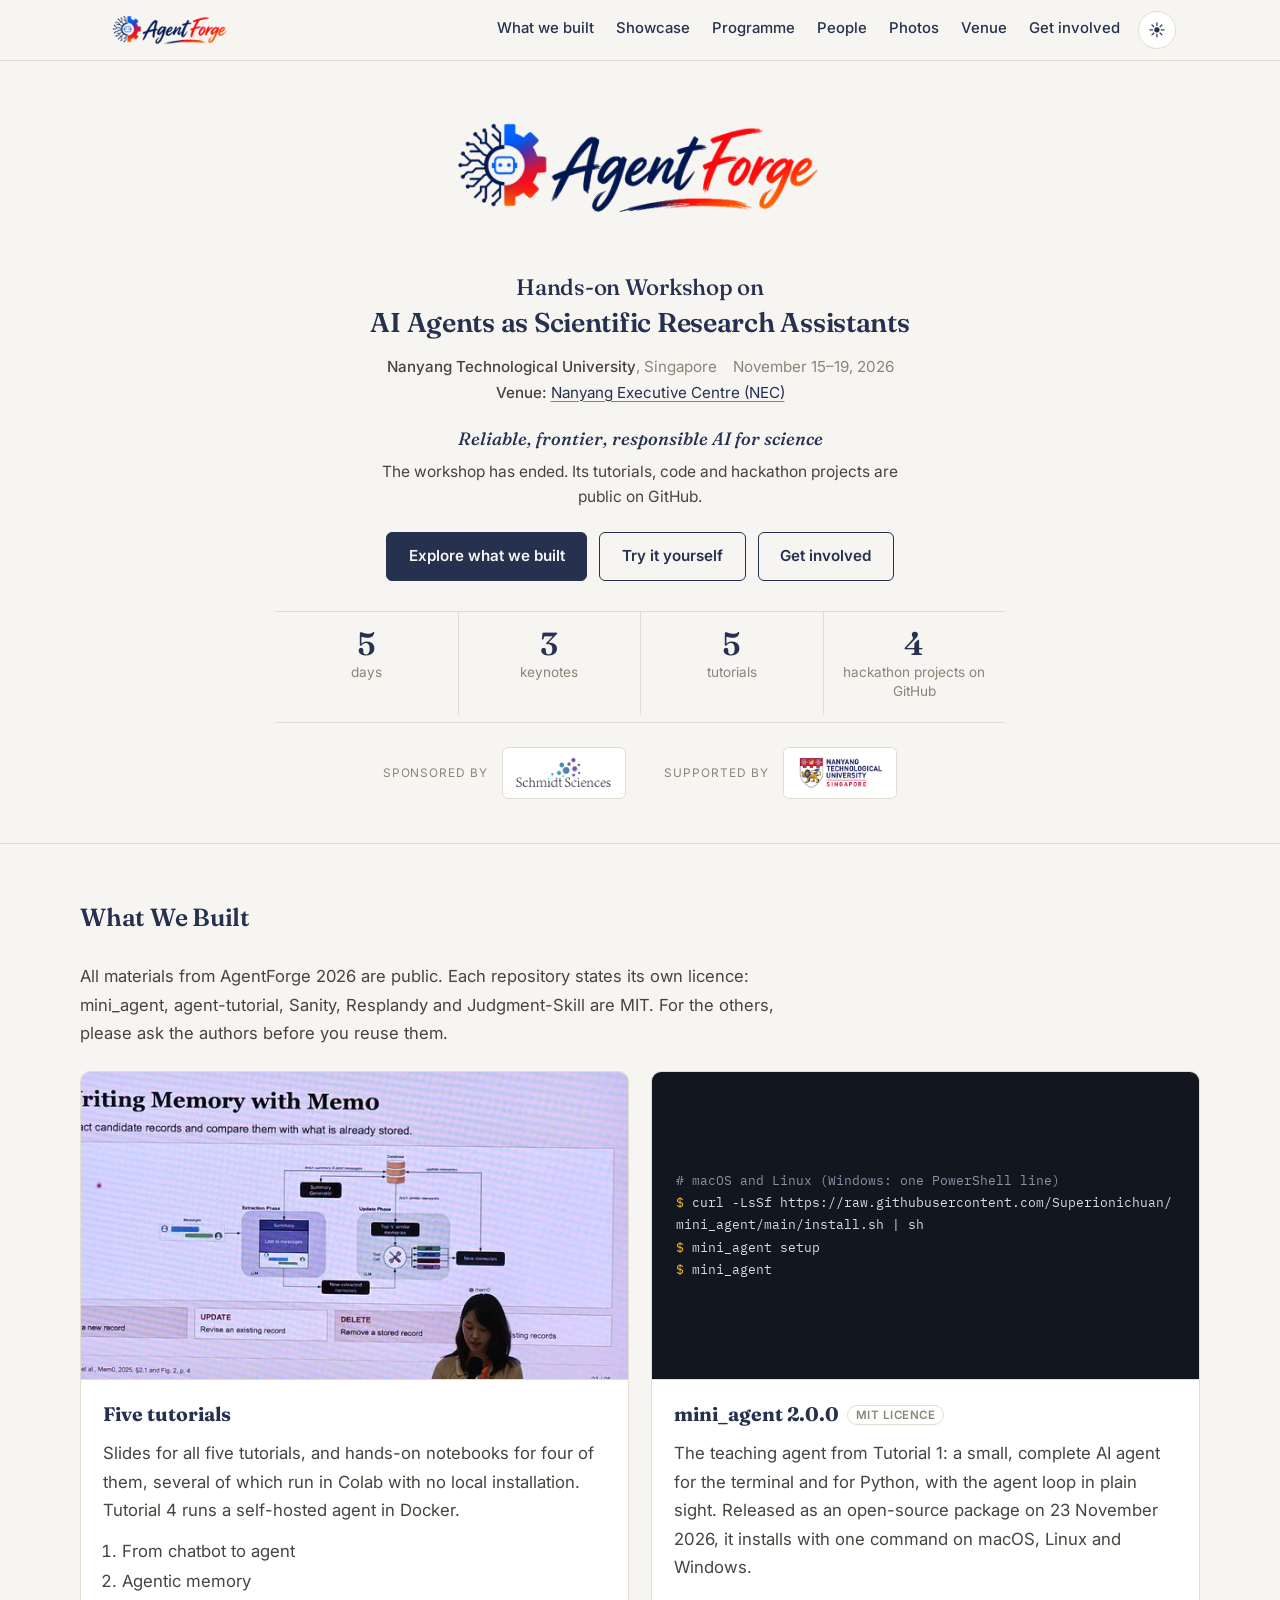
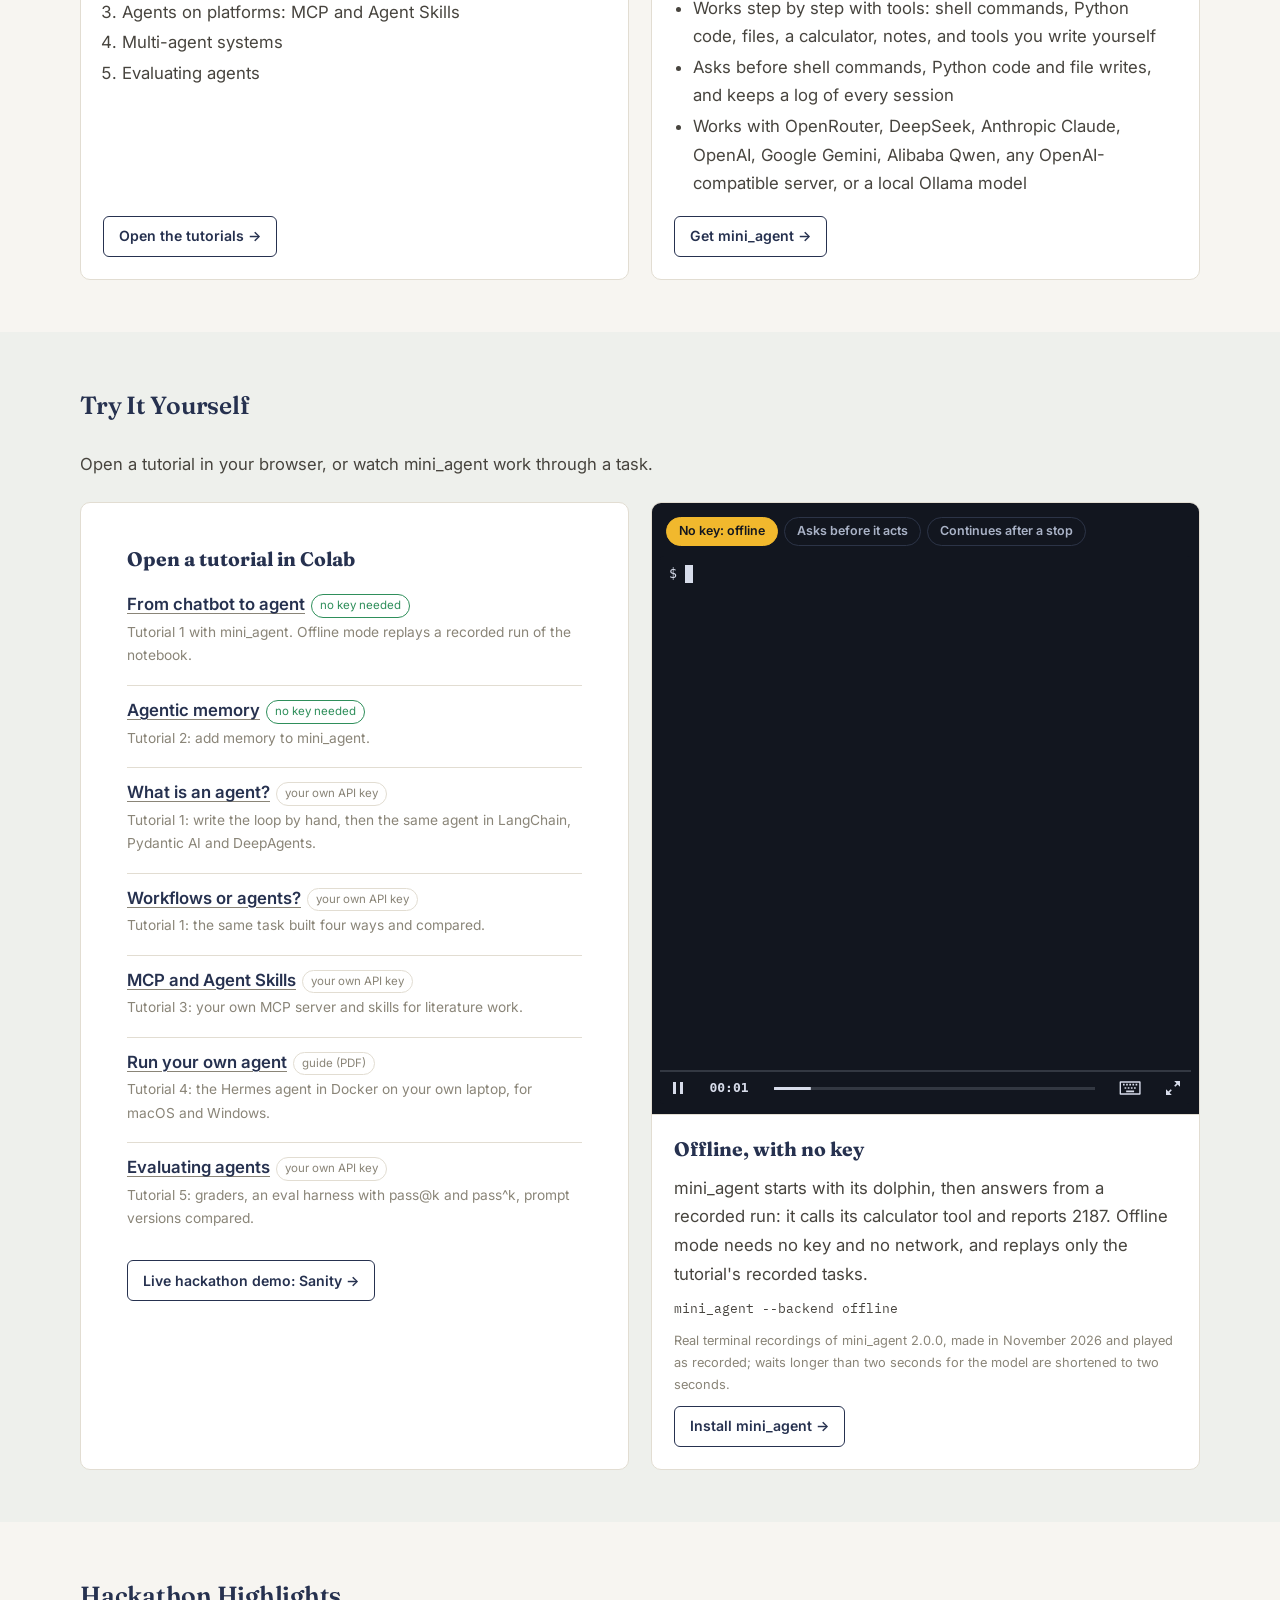
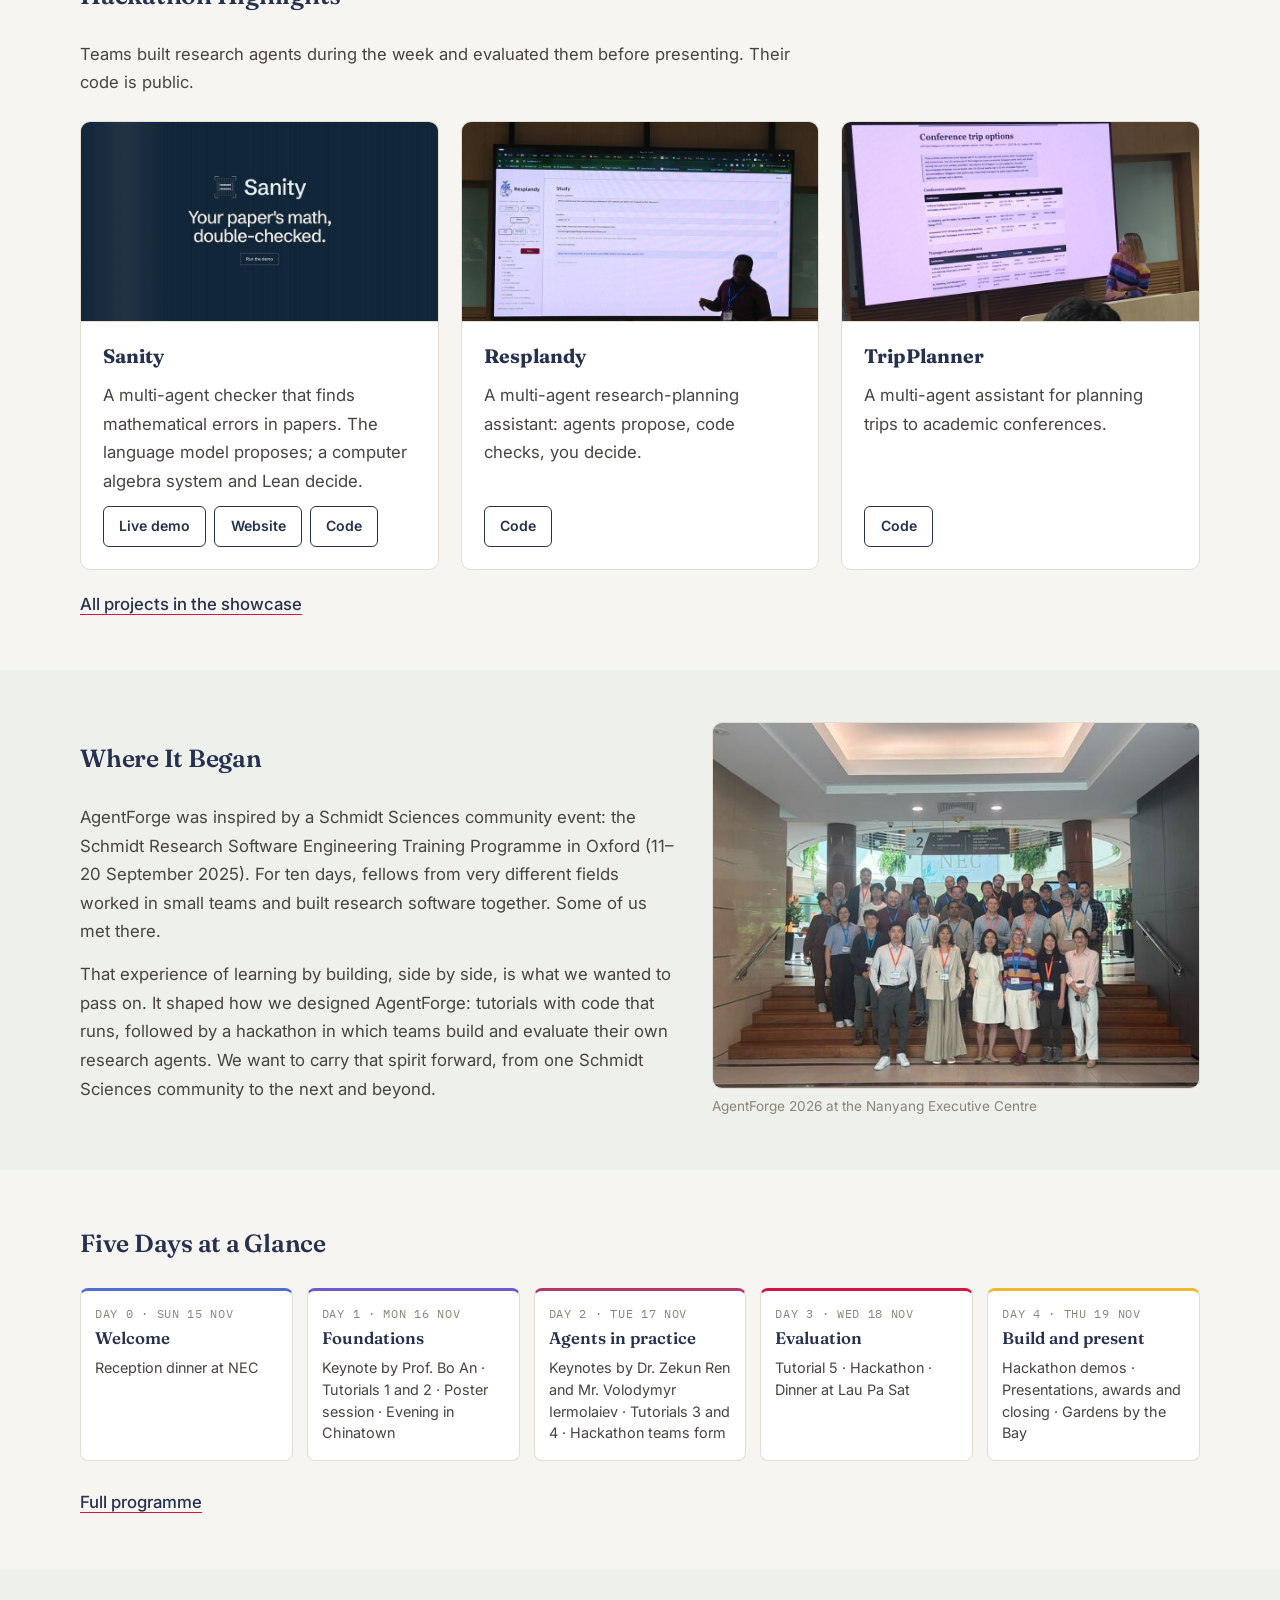
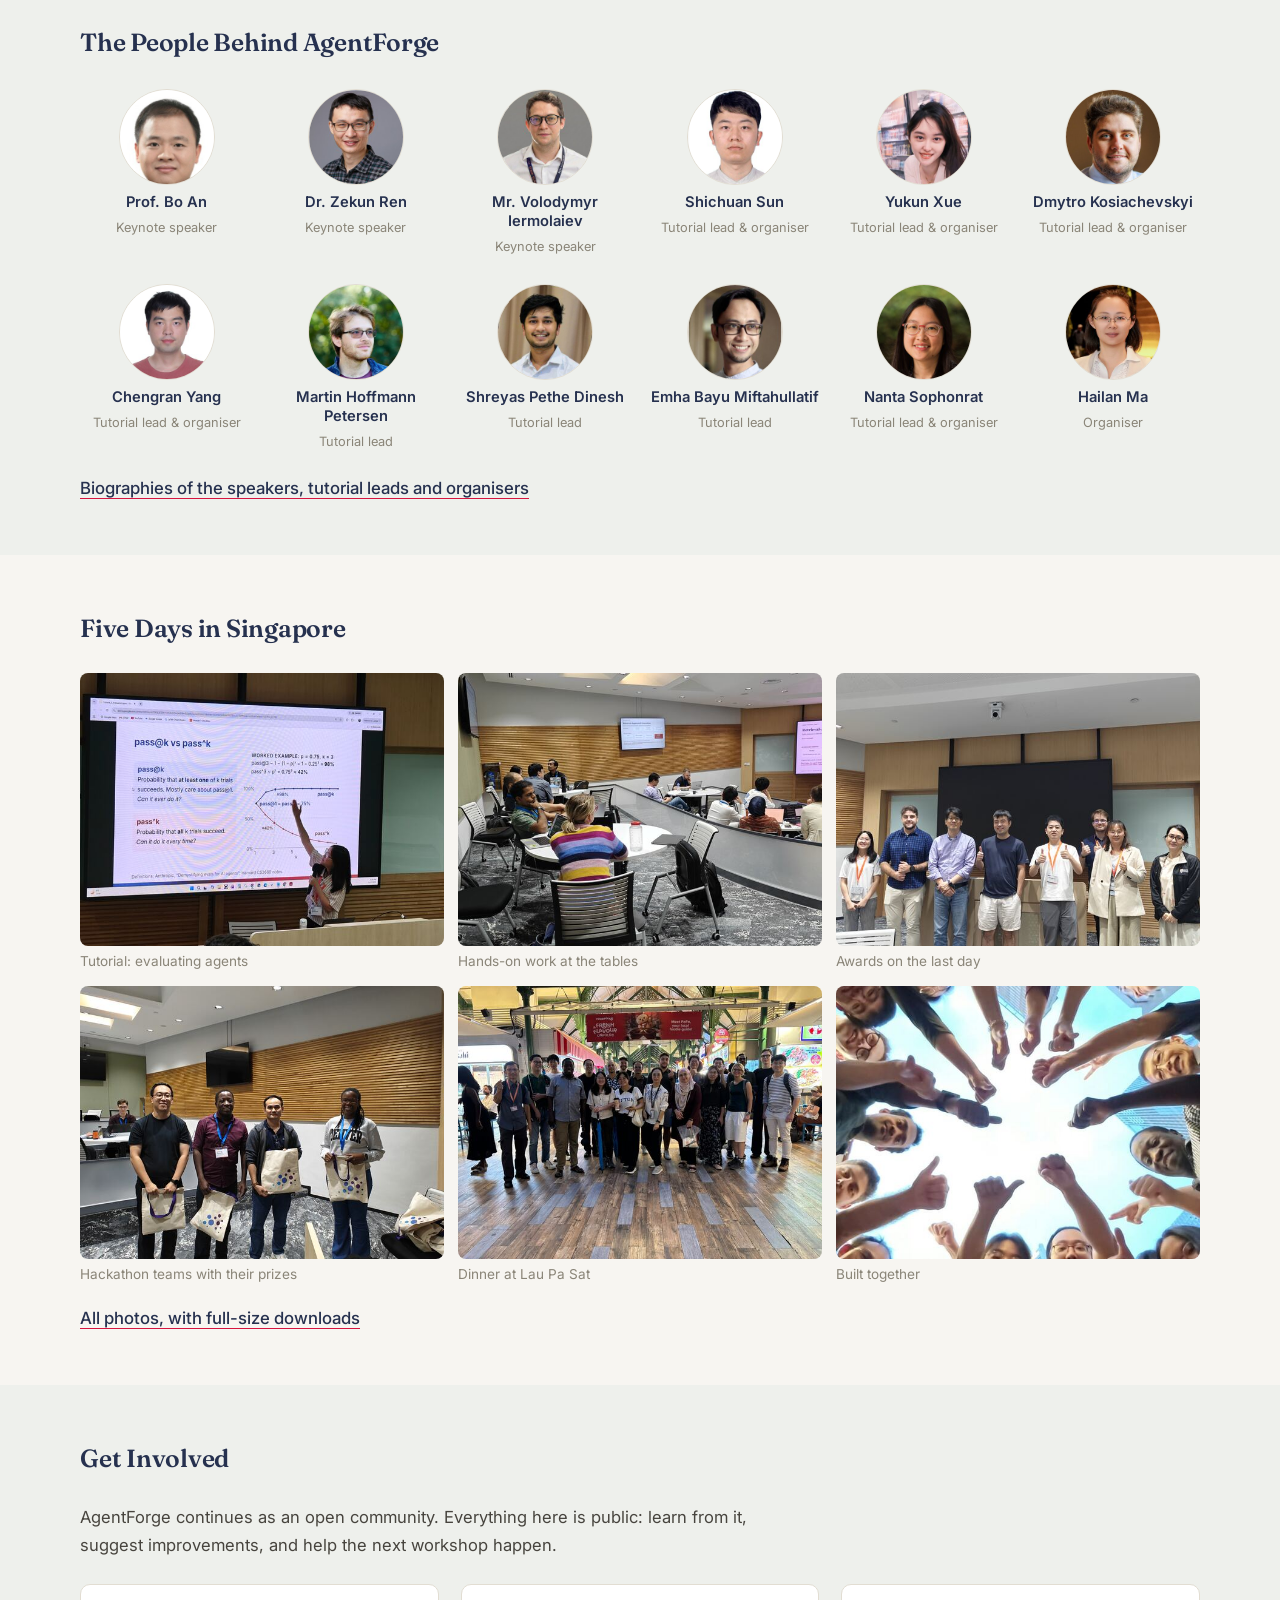
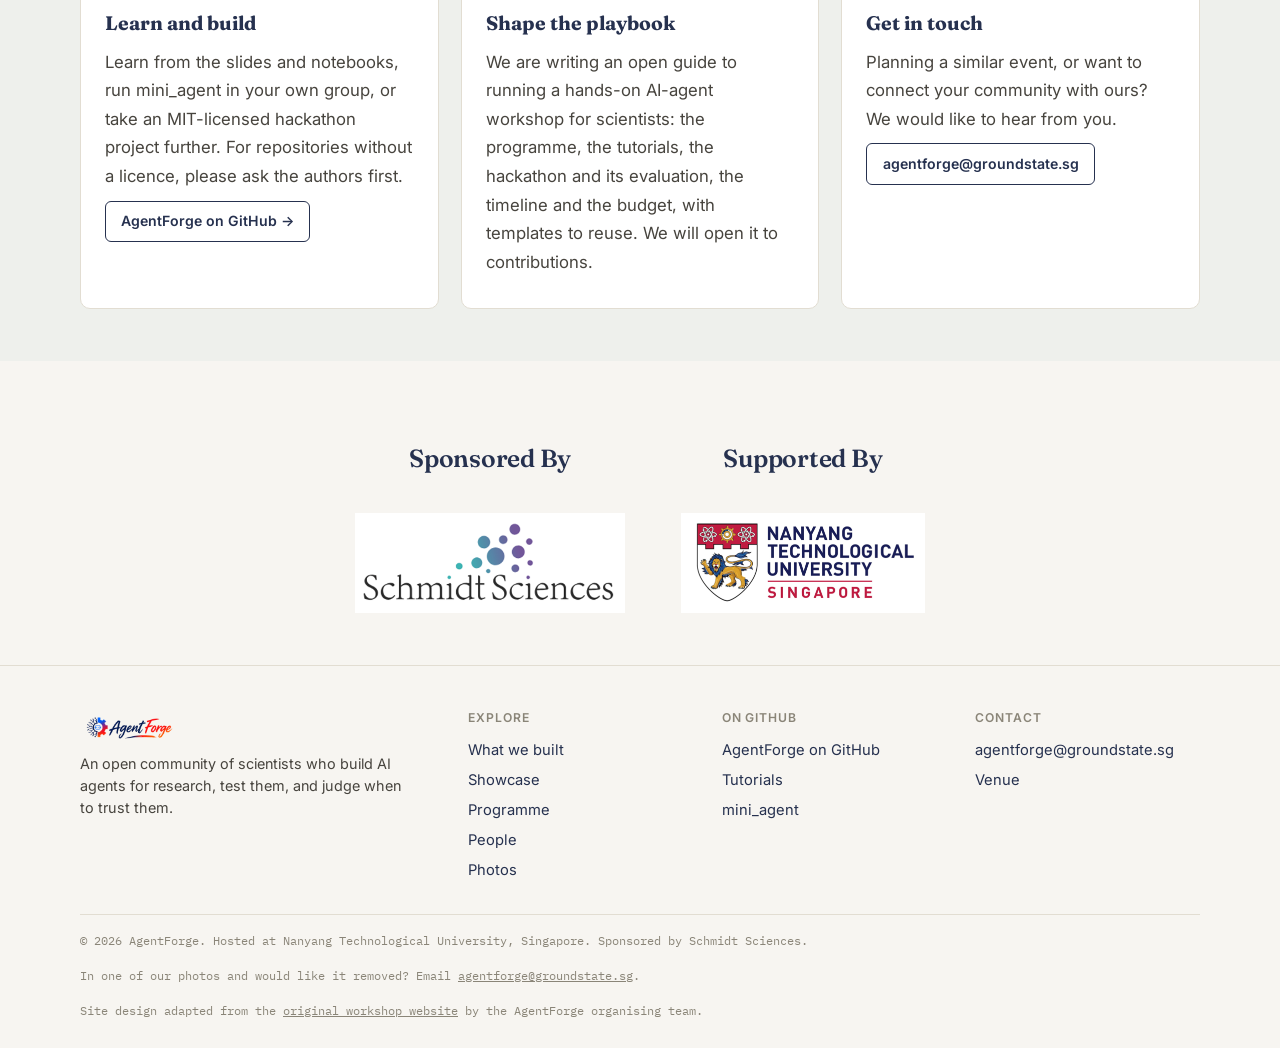
<file: index.html>
<!DOCTYPE html>
<html lang="en">
<head>
  <meta charset="UTF-8">
  <meta name="viewport" content="width=device-width, initial-scale=1.0">
  <title>AgentForge — AI Agents as Scientific Research Assistants</title>
  <meta name="description" content="AgentForge is an open community of scientists who build AI agents for research, test them, and judge when to trust them. It began with a hands-on workshop at NTU Singapore, 15–19 November 2026, supported by Schmidt Sciences.">
  <link rel="canonical" href="https://agentforge.groundstate.sg/">
  <meta property="og:type" content="website">
  <meta property="og:title" content="AgentForge — AI Agents as Scientific Research Assistants">
  <meta property="og:description" content="AgentForge is an open community of scientists who build AI agents for research, test them, and judge when to trust them. It began with a hands-on workshop at NTU Singapore, 15–19 November 2026, supported by Schmidt Sciences.">
  <meta property="og:url" content="https://agentforge.groundstate.sg/">
  <meta property="og:image" content="https://agentforge.groundstate.sg/assets/og-image.png">
  <meta name="twitter:card" content="summary_large_image">
  <link rel="icon" href="assets/favicon.png">
  <link rel="apple-touch-icon" href="assets/apple-touch-icon.png">
  <link rel="preconnect" href="https://fonts.googleapis.com">
  <link rel="preconnect" href="https://fonts.gstatic.com" crossorigin>
  <link href="https://fonts.googleapis.com/css2?family=Fraunces:ital,opsz,wght@0,9..144,500;0,9..144,600;1,9..144,500&family=Inter:wght@400;500;600&family=IBM+Plex+Mono:wght@500&display=swap" rel="stylesheet">
  <link rel="stylesheet" href="assets/af.css">
  <script type="application/ld+json">{"@context": "https://schema.org", "@type": "EducationEvent", "name": "AgentForge: Hands-on Workshop on AI Agents as Scientific Research Assistants", "startDate": "2026-11-15", "endDate": "2026-11-19", "eventStatus": "https://schema.org/EventScheduled", "eventAttendanceMode": "https://schema.org/OfflineEventAttendanceMode", "location": {"@type": "Place", "name": "Nanyang Executive Centre (NEC), Nanyang Technological University", "address": {"@type": "PostalAddress", "addressLocality": "Singapore", "addressCountry": "SG"}}, "organizer": {"@type": "Organization", "name": "AgentForge organising team", "url": "https://agentforge.groundstate.sg/"}, "sponsor": {"@type": "Organization", "name": "Schmidt Sciences", "url": "https://www.schmidtsciences.org"}, "url": "https://agentforge.groundstate.sg/", "image": "https://agentforge.groundstate.sg/assets/og-image.png", "description": "AgentForge is an open community of scientists who build AI agents for research, test them, and judge when to trust them. It began with a hands-on workshop at NTU Singapore, 15–19 November 2026, supported by Schmidt Sciences."}</script>
  <link rel="stylesheet" href="assets/vendor/asciinema-player/asciinema-player.css">
</head>
<body>
  <a class="skip" href="#main">Skip to content</a>
  <header class="topbar">
    <div class="topbar-inner">
      <a class="brand" href="index.html" aria-label="AgentForge home">
        <img class="brand-light" src="assets/brand/logo-light-320.webp" width="320" height="96" alt="AgentForge">
        <img class="brand-dark" src="assets/brand/logo-dark-320.webp" width="320" height="96" alt="AgentForge">
      </a>
      <nav class="primary" aria-label="Main">
      <a href="index.html#built">What we built</a>
      <a href="showcase.html">Showcase</a>
      <a href="programme.html">Programme</a>
      <a href="people.html">People</a>
      <a href="photos.html">Photos</a>
      <a href="venue.html">Venue</a>
      <a href="index.html#involved">Get involved</a>
      </nav>
      <button id="menu-toggle" aria-label="Open menu" aria-expanded="false" aria-controls="site-menu">☰</button>
      <button id="theme-toggle" aria-label="Toggle dark mode">☀</button>
    </div>
  </header>
  <nav id="site-menu" aria-label="Site sections" hidden>
    <a href="index.html#built">What we built</a>
    <a href="showcase.html">Showcase</a>
    <a href="programme.html">Programme</a>
    <a href="people.html">People</a>
    <a href="photos.html">Photos</a>
    <a href="venue.html">Venue</a>
    <a href="index.html#involved">Get involved</a>
  </nav>

  <header class="hero">
    <div class="hero-inner">
      <img src="assets/brand/logo-light-960.webp" width="960" height="288" alt="AgentForge" class="hero-mark hero-mark-light">
      <img src="assets/brand/logo-dark-960.webp" width="960" height="288" alt="AgentForge" class="hero-mark hero-mark-dark">
      <h1><span class="h1-lead">Hands-on Workshop on</span><br>AI Agents as Scientific Research Assistants</h1>
      <div class="meta">
        <span><strong>Nanyang Technological University</strong>, Singapore</span>
        <span>November 15–19, 2026</span>
      </div>
      <div class="meta">
        <span><strong>Venue:</strong> <a href="venue.html">Nanyang Executive Centre (NEC)</a></span>
      </div>
      <p class="tagline">Reliable, frontier, responsible AI for science</p>
      <p class="hero-note">The workshop has ended. Its tutorials, code and hackathon projects are public on GitHub.</p>
      <div class="hero-actions">
        <a class="btn btn-primary" href="#built">Explore what we built</a>
        <a class="btn btn-ghost" href="#try">Try it yourself</a>
        <a class="btn btn-ghost" href="#involved">Get involved</a>
      </div>
      <ul class="stats">
        <li><b>5</b><span>days</span></li>
        <li><b>3</b><span>keynotes</span></li>
        <li><b>5</b><span>tutorials</span></li>
        <li><b>4</b><span>hackathon projects on GitHub</span></li>
      </ul>
      <div class="backers">
        <span>Sponsored by</span><img src="assets/schmidt-logo.png" alt="Schmidt Sciences">
        <span class="sep"></span>
        <span>Supported by</span><img src="assets/ntu-logo.png" alt="Nanyang Technological University, Singapore">
      </div>
    </div>
  </header>

  <main id="main">
  <section id="built">
    <div class="container wide">
      <h2>What We Built</h2>
      <p class="lede">All materials from AgentForge 2026 are public. Each repository states its own licence: mini_agent, agent-tutorial, Sanity, Resplandy and Judgment-Skill are MIT. For the others, please ask the authors before you reuse them.</p>
      <div class="grid grid-2">
        <article class="card media-card">
          <img class="media" src="assets/gallery/thumb/03-tutorial-memory.jpg" alt="Tutorial: agentic memory" width="600" height="450" loading="lazy">
          <div class="card-body">
            <h3>Five tutorials</h3>
            <p>Slides for all five tutorials, and hands-on notebooks for four of them, several of which run in Colab with no local installation. Tutorial 4 runs a self-hosted agent in Docker.</p>
            <ol class="compact">
              <li>From chatbot to agent</li>
              <li>Agentic memory</li>
              <li>Agents on platforms: MCP and Agent Skills</li>
              <li>Multi-agent systems</li>
              <li>Evaluating agents</li>
            </ol>
            <a class="btn btn-small btn-ghost" href="https://github.com/AgentForgeWorkshop/Tutorials">Open the tutorials →</a>
          </div>
        </article>
        <article class="card media-card">
          <div class="terminal" role="img" aria-label="Installing and starting mini_agent in a terminal">
            <div><span class="c"># macOS and Linux (Windows: one PowerShell line)</span></div>
            <div><span class="p">$</span> curl -LsSf https://raw.githubusercontent.com/Superionichuan/mini_agent/main/install.sh | sh</div>
            <div><span class="p">$</span> mini_agent setup</div>
            <div><span class="p">$</span> mini_agent</div>
          </div>
          <div class="card-body">
            <h3>mini_agent 2.0.0<span class="tag">MIT licence</span></h3>
            <p>The teaching agent from Tutorial 1: a small, complete AI agent for the terminal and for Python, with the agent loop in plain sight. Released as an open-source package on 23 November 2026, it installs with one command on macOS, Linux and Windows.</p>
            <ul class="compact">
              <li>Works step by step with tools: shell commands, Python code, files, a calculator, notes, and tools you write yourself</li>
              <li>Asks before shell commands, Python code and file writes, and keeps a log of every session</li>
              <li>Works with OpenRouter, DeepSeek, Anthropic Claude, OpenAI, Google Gemini, Alibaba Qwen, any OpenAI-compatible server, or a local Ollama model</li>
            </ul>
            <a class="btn btn-small btn-ghost" href="https://github.com/Superionichuan/mini_agent">Get mini_agent →</a>
          </div>
        </article>
      </div>
    </div>
  </section>

  <section id="try">
    <div class="container wide">
      <h2>Try It Yourself</h2>
      <p class="lede">Open a tutorial in your browser, or watch mini_agent work through a task.</p>
      <div class="grid grid-2">
        <article class="card">
          <div class="card-body">
            <h3>Open a tutorial in Colab</h3>
            <ul class="try-list">
              <li><a href="https://colab.research.google.com/github/Superionichuan/agent-tutorial/blob/main/notebooks/agent_tutorial_colab.ipynb">From chatbot to agent</a><span class="try-tag ok">no key needed</span><span class="try-note">Tutorial 1 with mini_agent. Offline mode replays a recorded run of the notebook.</span></li>
              <li><a href="https://colab.research.google.com/github/Superionichuan/agent-tutorial/blob/main/tutorial2/notebooks/agent_memory_colab.ipynb">Agentic memory</a><span class="try-tag ok">no key needed</span><span class="try-note">Tutorial 2: add memory to mini_agent.</span></li>
              <li><a href="https://colab.research.google.com/github/AgentForgeWorkshop/Tutorials/blob/main/Tutorial1_frameworks/01a_what_is_an_agent.ipynb">What is an agent?</a><span class="try-tag">your own API key</span><span class="try-note">Tutorial 1: write the loop by hand, then the same agent in LangChain, Pydantic AI and DeepAgents.</span></li>
              <li><a href="https://colab.research.google.com/github/AgentForgeWorkshop/Tutorials/blob/main/Tutorial1_frameworks/01b_workflows_vs_agents.ipynb">Workflows or agents?</a><span class="try-tag">your own API key</span><span class="try-note">Tutorial 1: the same task built four ways and compared.</span></li>
              <li><a href="https://colab.research.google.com/github/AgentForgeWorkshop/Tutorials/blob/main/Tutorial3_mcp_skills/03_mcp_skills_colab.ipynb">MCP and Agent Skills</a><span class="try-tag">your own API key</span><span class="try-note">Tutorial 3: your own MCP server and skills for literature work.</span></li>
              <li><a href="https://github.com/AgentForgeWorkshop/Tutorials/blob/main/Tutorial4_multi-agent/Hermes_Agent_Docker_Tutorial.pdf">Run your own agent</a><span class="try-tag">guide (PDF)</span><span class="try-note">Tutorial 4: the Hermes agent in Docker on your own laptop, for macOS and Windows.</span></li>
              <li><a href="https://colab.research.google.com/github/AgentForgeWorkshop/Tutorials/blob/main/Tutorial5_evals/hands-on/notebook/05_evaluating_a_triage_agent.ipynb">Evaluating agents</a><span class="try-tag">your own API key</span><span class="try-note">Tutorial 5: graders, an eval harness with pass@k and pass^k, prompt versions compared.</span></li>
            </ul>
            <div class="links"><a class="btn btn-small btn-ghost" href="https://ilkhamfy.github.io/sanity/demo.html">Live hackathon demo: Sanity →</a></div>
          </div>
        </article>
        <article class="card media-card demo-card">
          <div class="demo-tabs" role="tablist" aria-label="mini_agent recordings">
            <button type="button" role="tab" id="demo-tab-offline" aria-controls="demo-screen" aria-selected="true" tabindex="0" data-cast="assets/casts/offline.cast" data-end="10.80" data-title="Offline, with no key" data-text="mini_agent starts with its dolphin, then answers from a recorded run: it calls its calculator tool and reports 2187. Offline mode needs no key and no network, and replays only the tutorial&#x27;s recorded tasks." data-cmd="mini_agent --backend offline" data-label="Recording: mini_agent 2.0.0 in offline mode computes 3 to the power 7 with its calculator tool and answers 2187.">No key: offline</button>
            <button type="button" role="tab" id="demo-tab-primes" aria-controls="demo-screen" aria-selected="false" tabindex="-1" data-cast="assets/casts/primes.cast" data-end="25.50" data-title="It asks before it acts" data-text="A live run with deepseek-v4-flash through OpenRouter. mini_agent writes primes.py and runs it; before each step that writes a file or runs a command, it shows the step and asks: yes, no, or always for this tool." data-cmd="mini_agent" data-label="Recording: mini_agent writes primes.py, asks for approval twice, runs the script and prints the first ten primes.">Asks before it acts</button>
            <button type="button" role="tab" id="demo-tab-continue" aria-controls="demo-screen" aria-selected="false" tabindex="-1" data-cast="assets/casts/continue.cast" data-end="42.16" data-title="It continues after a stop" data-text="Ctrl+C stops the task after two of five files. mini_agent -c picks the task up from its session log, works through the rest of its plan, and all five files are there. --yes allows each step without asking." data-cmd="mini_agent --yes   ·   mini_agent -c --yes" data-label="Recording: a task to create five files is stopped after two; mini_agent -c continues it and lists the five files.">Continues after a stop</button>
          </div>
          <div class="demo-screen" id="demo-screen" role="tabpanel" aria-label="Recording: mini_agent 2.0.0 in offline mode computes 3 to the power 7 with its calculator tool and answers 2187.">
            <noscript><p class="demo-noscript">These recordings play with JavaScript enabled.</p></noscript>
          </div>
          <div class="card-body">
            <h3 class="demo-title">Offline, with no key</h3>
            <p class="demo-text">mini_agent starts with its dolphin, then answers from a recorded run: it calls its calculator tool and reports 2187. Offline mode needs no key and no network, and replays only the tutorial&#x27;s recorded tasks.</p>
            <p class="cmd demo-cmd">mini_agent --backend offline</p>
            <p class="demo-note">Real terminal recordings of mini_agent 2.0.0, made in November 2026 and played as recorded; waits longer than two seconds for the model are shortened to two seconds.</p>
            <div class="links"><a class="btn btn-small btn-ghost" href="https://github.com/Superionichuan/mini_agent">Install mini_agent →</a></div>
          </div>
        </article>
      </div>
    </div>
  </section>

  <section id="highlights">
    <div class="container wide">
      <h2>Hackathon Highlights</h2>
      <p class="lede">Teams built research agents during the week and evaluated them before presenting. Their code is public.</p>
      <div class="grid grid-3">
        <article class="card media-card">
          <img class="media" src="assets/photos/ui-sanity.jpg" alt="Sanity website: Your paper's math, double-checked" loading="lazy">
          <div class="card-body">
            <h3>Sanity</h3>
            <p>A multi-agent checker that finds mathematical errors in papers. The language model proposes; a computer algebra system and Lean decide.</p>
            <div class="links"><a class="btn btn-small btn-ghost" href="https://ilkhamfy.github.io/sanity/demo.html">Live demo</a><a class="btn btn-small btn-ghost" href="https://ilkhamfy.github.io/sanity/">Website</a><a class="btn btn-small btn-ghost" href="https://github.com/AgentForgeWorkshop/sanity">Code</a></div>
          </div>
        </article>
        <article class="card media-card">
          <img class="media" src="assets/photos/ui-resplandy.jpg" alt="The Resplandy research-planning app shown on the screen during the final presentations" loading="lazy">
          <div class="card-body">
            <h3>Resplandy</h3>
            <p>A multi-agent research-planning assistant: agents propose, code checks, you decide.</p>
            <div class="links"><a class="btn btn-small btn-ghost" href="https://github.com/rugphy-hub/resplandy">Code</a></div>
          </div>
        </article>
        <article class="card media-card">
          <img class="media" src="assets/photos/ui-tripplanner.jpg" alt="A TripPlanner report comparing conference trip options, shown during the final presentations" loading="lazy">
          <div class="card-body">
            <h3>TripPlanner</h3>
            <p>A multi-agent assistant for planning trips to academic conferences.</p>
            <div class="links"><a class="btn btn-small btn-ghost" href="https://github.com/AgentForgeWorkshop/TripPlanner">Code</a></div>
          </div>
        </article>
      </div>
      <p class="after"><a class="more" href="showcase.html">All projects in the showcase</a></p>
    </div>
  </section>

  <section id="origin">
    <div class="container wide feature">
      <div>
        <h2>Where It Began</h2>
        <p>AgentForge was inspired by a Schmidt Sciences community event: the Schmidt Research Software Engineering Training Programme in Oxford (11–20 September 2025). For ten days, fellows from very different fields worked in small teams and built research software together. Some of us met there.</p>
        <p>That experience of learning by building, side by side, is what we wanted to pass on. It shaped how we designed AgentForge: tutorials with code that runs, followed by a hackathon in which teams build and evaluate their own research agents. We want to carry that spirit forward, from one Schmidt Sciences community to the next and beyond.</p>
      </div>
      <figure><a href="assets/gallery/full/01-group-nec.jpg"><img src="assets/gallery/thumb/01-group-nec.jpg" alt="AgentForge 2026 at the Nanyang Executive Centre" width="600" height="450" loading="lazy"></a><figcaption>AgentForge 2026 at the Nanyang Executive Centre</figcaption></figure>
    </div>
  </section>

  <section id="glance">
    <div class="container wide">
      <h2>Five Days at a Glance</h2>
      <ol class="days">
        <li><span class="d">Day 0 · Sun 15 Nov</span><strong>Welcome</strong>Reception dinner at NEC</li>
        <li><span class="d">Day 1 · Mon 16 Nov</span><strong>Foundations</strong>Keynote by Prof. Bo An · Tutorials 1 and 2 · Poster session · Evening in Chinatown</li>
        <li><span class="d">Day 2 · Tue 17 Nov</span><strong>Agents in practice</strong>Keynotes by Dr. Zekun Ren and Mr. Volodymyr Iermolaiev · Tutorials 3 and 4 · Hackathon teams form</li>
        <li><span class="d">Day 3 · Wed 18 Nov</span><strong>Evaluation</strong>Tutorial 5 · Hackathon · Dinner at Lau Pa Sat</li>
        <li><span class="d">Day 4 · Thu 19 Nov</span><strong>Build and present</strong>Hackathon demos · Presentations, awards and closing · Gardens by the Bay</li>
      </ol>
      <p class="after"><a class="more" href="programme.html">Full programme</a></p>
    </div>
  </section>

  <section id="people">
    <div class="container wide">
      <h2>The People Behind AgentForge</h2>
      <div class="faces">
        <figure><img src="assets/people/boan.jpg" alt="Portrait of Prof. Bo An" width="240" height="240" loading="lazy"><figcaption><strong>Prof. Bo An</strong><span>Keynote speaker</span></figcaption></figure>
        <figure><img src="assets/people/zekunren.jpg" alt="Portrait of Dr. Zekun Ren" width="240" height="240" loading="lazy"><figcaption><strong>Dr. Zekun Ren</strong><span>Keynote speaker</span></figcaption></figure>
        <figure><img src="assets/people/volodymyr-iermolaiev.jpg" alt="Portrait of Mr. Volodymyr Iermolaiev" width="240" height="240" loading="lazy"><figcaption><strong>Mr. Volodymyr Iermolaiev</strong><span>Keynote speaker</span></figcaption></figure>
        <figure><img src="assets/people/shichuan.jpg" alt="Portrait of Shichuan Sun" width="240" height="240" loading="lazy"><figcaption><strong>Shichuan Sun</strong><span>Tutorial lead &amp; organiser</span></figcaption></figure>
        <figure><img src="assets/people/yukun-400.jpg" alt="Portrait of Yukun Xue" width="240" height="240" loading="lazy"><figcaption><strong>Yukun Xue</strong><span>Tutorial lead &amp; organiser</span></figcaption></figure>
        <figure><img src="assets/people/dmytro-400.jpg" alt="Portrait of Dmytro Kosiachevskyi" width="240" height="240" loading="lazy"><figcaption><strong>Dmytro Kosiachevskyi</strong><span>Tutorial lead &amp; organiser</span></figcaption></figure>
        <figure><img src="assets/people/chengran.jpg" alt="Portrait of Chengran Yang" width="240" height="240" loading="lazy"><figcaption><strong>Chengran Yang</strong><span>Tutorial lead &amp; organiser</span></figcaption></figure>
        <figure><img src="assets/people/martin.jpg" alt="Portrait of Martin Hoffmann Petersen" width="240" height="240" loading="lazy"><figcaption><strong>Martin Hoffmann Petersen</strong><span>Tutorial lead</span></figcaption></figure>
        <figure><img src="assets/people/shreyas.jpg" alt="Portrait of Shreyas Pethe Dinesh" width="240" height="240" loading="lazy"><figcaption><strong>Shreyas Pethe Dinesh</strong><span>Tutorial lead</span></figcaption></figure>
        <figure><img src="assets/people/emha.jpg" alt="Portrait of Emha Bayu Miftahullatif" width="240" height="240" loading="lazy"><figcaption><strong>Emha Bayu Miftahullatif</strong><span>Tutorial lead</span></figcaption></figure>
        <figure><img src="assets/people/nanta-400.jpg" alt="Portrait of Nanta Sophonrat" width="240" height="240" loading="lazy"><figcaption><strong>Nanta Sophonrat</strong><span>Tutorial lead &amp; organiser</span></figcaption></figure>
        <figure><img src="assets/people/hailan-400.jpg" alt="Portrait of Hailan Ma" width="240" height="240" loading="lazy"><figcaption><strong>Hailan Ma</strong><span>Organiser</span></figcaption></figure>
      </div>
      <p class="after"><a class="more" href="people.html">Biographies of the speakers, tutorial leads and organisers</a></p>
    </div>
  </section>

  <section id="photos">
    <div class="container wide">
      <h2>Five Days in Singapore</h2>
      <div class="photo-grid">
      <figure><a href="assets/gallery/full/04-tutorial-evaluation.jpg"><img src="assets/gallery/thumb/04-tutorial-evaluation.jpg" alt="Tutorial: evaluating agents" width="600" height="450" loading="lazy"></a><figcaption>Tutorial: evaluating agents</figcaption></figure>
      <figure><a href="assets/gallery/full/05-hands-on.jpg"><img src="assets/gallery/thumb/05-hands-on.jpg" alt="Hands-on work at the tables" width="600" height="450" loading="lazy"></a><figcaption>Hands-on work at the tables</figcaption></figure>
      <figure><a href="assets/gallery/full/10-awards.jpg"><img src="assets/gallery/thumb/10-awards.jpg" alt="Awards on the last day" width="600" height="450" loading="lazy"></a><figcaption>Awards on the last day</figcaption></figure>
      <figure><a href="assets/gallery/full/14-awards.jpg"><img src="assets/gallery/thumb/14-awards.jpg" alt="Hackathon teams with their prizes" width="600" height="450" loading="lazy"></a><figcaption>Hackathon teams with their prizes</figcaption></figure>
      <figure><a href="assets/gallery/full/17-evening.jpg"><img src="assets/gallery/thumb/17-evening.jpg" alt="Dinner at Lau Pa Sat" width="600" height="450" loading="lazy"></a><figcaption>Dinner at Lau Pa Sat</figcaption></figure>
      <figure><a href="assets/gallery/full/20-together.jpg"><img src="assets/gallery/thumb/20-together.jpg" alt="Built together" width="600" height="450" loading="lazy"></a><figcaption>Built together</figcaption></figure>
      </div>
      <p class="after"><a class="more" href="photos.html">All photos, with full-size downloads</a></p>
    </div>
  </section>

  <section id="involved">
    <div class="container wide">
      <h2>Get Involved</h2>
      <p class="lede">AgentForge continues as an open community. Everything here is public: learn from it, suggest improvements, and help the next workshop happen.</p>
      <div class="grid grid-3">
        <article class="card">
          <h3>Learn and build</h3>
          <p>Learn from the slides and notebooks, run mini_agent in your own group, or take an MIT-licensed hackathon project further. For repositories without a licence, please ask the authors first.</p>
          <a class="btn btn-small btn-ghost" href="https://github.com/AgentForgeWorkshop">AgentForge on GitHub →</a>
        </article>
        <article class="card">
          <h3>Shape the playbook</h3>
          <p>We are writing an open guide to running a hands-on AI-agent workshop for scientists: the programme, the tutorials, the hackathon and its evaluation, the timeline and the budget, with templates to reuse. We will open it to contributions.</p>
        </article>
        <article class="card">
          <h3>Get in touch</h3>
          <p>Planning a similar event, or want to connect your community with ours? We would like to hear from you.</p>
          <a class="btn btn-small btn-ghost" href="mailto:agentforge@groundstate.sg">agentforge@groundstate.sg</a>
        </article>
      </div>
    </div>
  </section>

  <section id="sponsors">
    <div class="container sponsors">
      <div class="sponsors-grid">
        <div class="sponsor-col">
          <h2>Sponsored By</h2>
          <div>
            <a href="https://www.schmidtsciences.org/" target="_blank" rel="noopener noreferrer">
            <img src="assets/schmidt-logo.png" alt="Schmidt Sciences"></a></div>
        </div>
        <div class="sponsor-col">
          <h2>Supported By</h2>
          <div>
            <a href="https://www.ntu.edu.sg/" target="_blank" rel="noopener noreferrer">
            <img src="assets/ntu-logo.png" alt="Nanyang Technological University"></a></div>
        </div>
      </div>
    </div>
  </section>
  </main>

  <footer class="site-footer">
    <div class="footer-grid">
      <div>
        <a class="footer-brand" href="index.html" aria-label="AgentForge home">
          <img class="brand-light" src="assets/brand/logo-light-320.webp" alt="AgentForge"><img class="brand-dark" src="assets/brand/logo-dark-320.webp" alt="AgentForge">
        </a>
        <p>An open community of scientists who build AI agents for research, test them, and judge when to trust them.</p>
      </div>
      <div>
        <h4>Explore</h4>
        <a href="index.html#built">What we built</a>
        <a href="showcase.html">Showcase</a>
        <a href="programme.html">Programme</a>
        <a href="people.html">People</a>
        <a href="photos.html">Photos</a>
      </div>
      <div>
        <h4>On GitHub</h4>
        <a href="https://github.com/AgentForgeWorkshop">AgentForge on GitHub</a>
        <a href="https://github.com/AgentForgeWorkshop/Tutorials">Tutorials</a>
        <a href="https://github.com/Superionichuan/mini_agent">mini_agent</a>
      </div>
      <div>
        <h4>Contact</h4>
        <a href="mailto:agentforge@groundstate.sg">agentforge@groundstate.sg</a>
        <a href="venue.html">Venue</a>
      </div>
    </div>
    <div class="fine">
      <p>&copy; 2026 AgentForge. Hosted at Nanyang Technological University, Singapore. Sponsored by Schmidt Sciences.</p>
      <p>In one of our photos and would like it removed? Email <a href="mailto:agentforge@groundstate.sg">agentforge@groundstate.sg</a>.</p>
      <p>Site design adapted from the <a href="https://agentforgeworkshop.github.io/workshop-site/">original workshop website</a> by the AgentForge organising team.</p>
    </div>
  </footer>

  <script src="assets/vendor/asciinema-player/asciinema-player.min.js"></script>
  <script src="assets/af.js"></script>
</body>
</html>
</file>
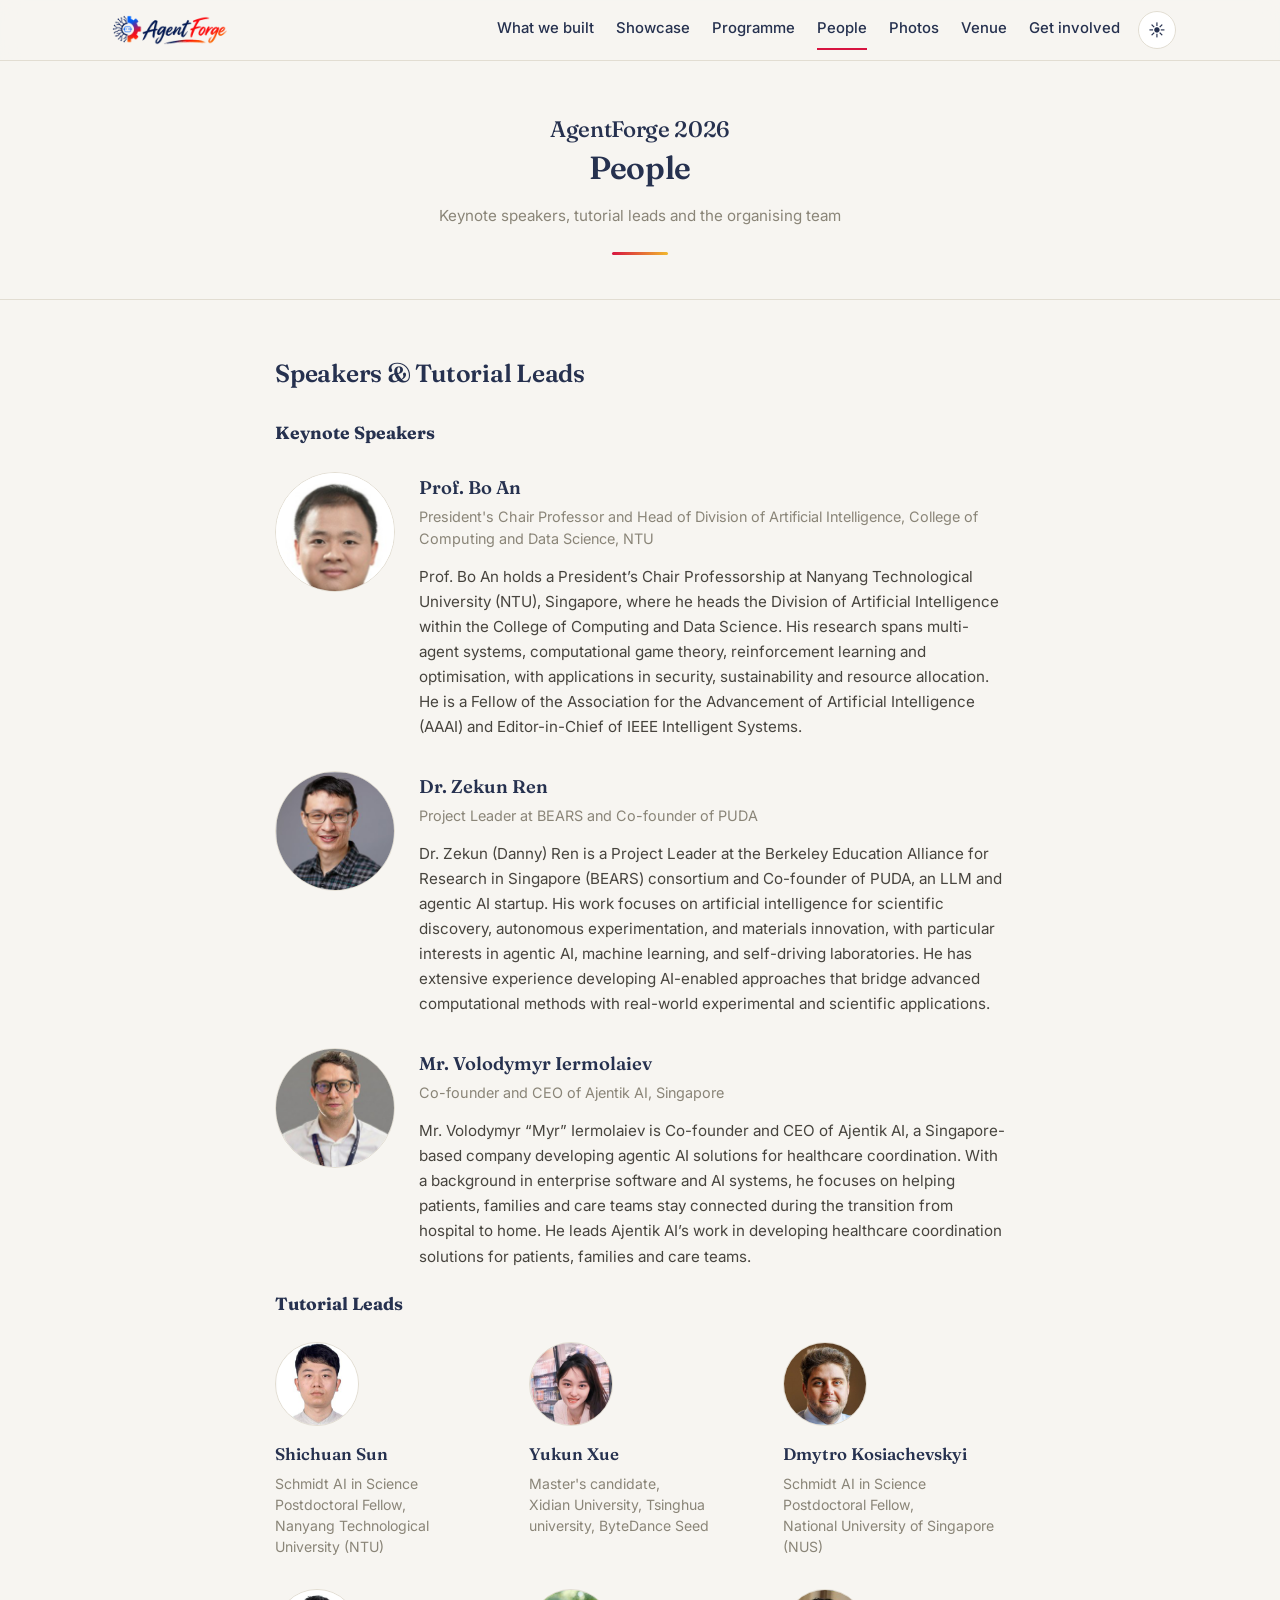
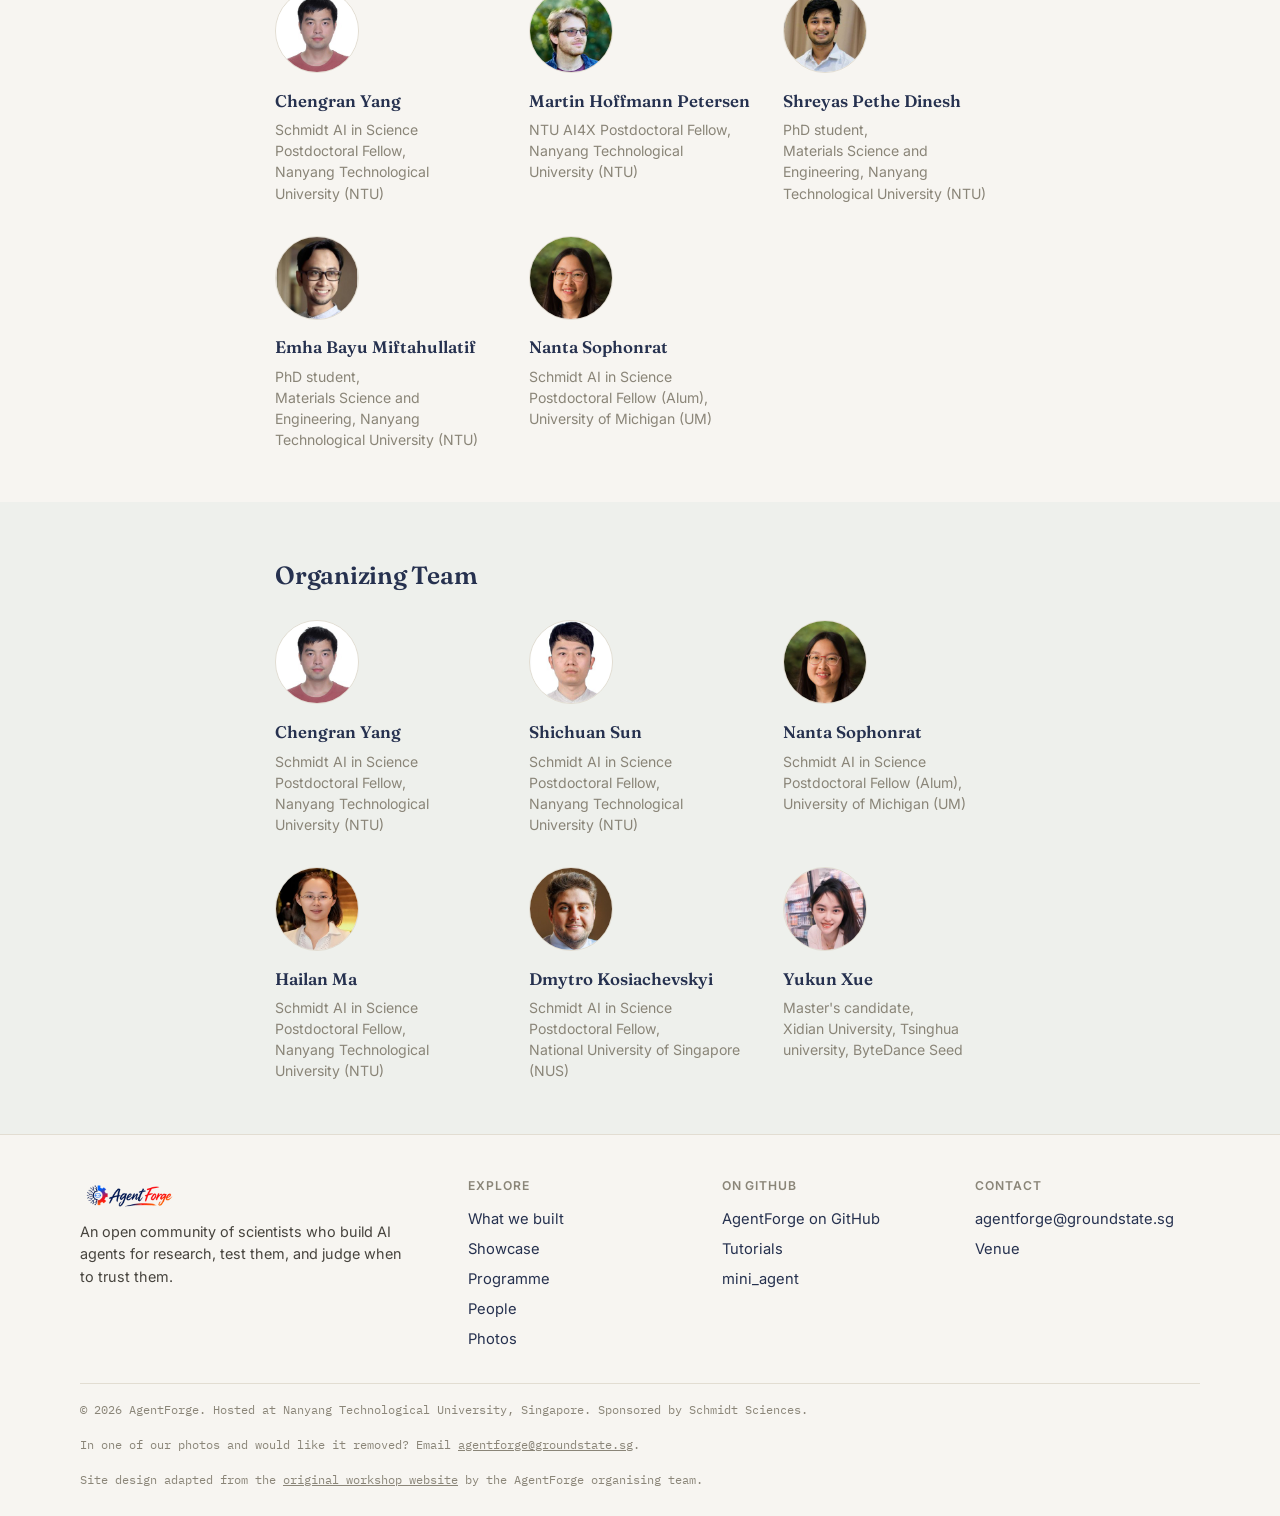
<file: people.html>
<!DOCTYPE html>
<html lang="en">
<head>
  <meta charset="UTF-8">
  <meta name="viewport" content="width=device-width, initial-scale=1.0">
  <title>People — AgentForge</title>
  <meta name="description" content="AgentForge is an open community of scientists who build AI agents for research, test them, and judge when to trust them. It began with a hands-on workshop at NTU Singapore, 15–19 November 2026, supported by Schmidt Sciences.">
  <link rel="canonical" href="https://agentforge.groundstate.sg/people.html">
  <meta property="og:type" content="website">
  <meta property="og:title" content="People — AgentForge">
  <meta property="og:description" content="AgentForge is an open community of scientists who build AI agents for research, test them, and judge when to trust them. It began with a hands-on workshop at NTU Singapore, 15–19 November 2026, supported by Schmidt Sciences.">
  <meta property="og:url" content="https://agentforge.groundstate.sg/people.html">
  <meta property="og:image" content="https://agentforge.groundstate.sg/assets/og-image.png">
  <meta name="twitter:card" content="summary_large_image">
  <link rel="icon" href="assets/favicon.png">
  <link rel="apple-touch-icon" href="assets/apple-touch-icon.png">
  <link rel="preconnect" href="https://fonts.googleapis.com">
  <link rel="preconnect" href="https://fonts.gstatic.com" crossorigin>
  <link href="https://fonts.googleapis.com/css2?family=Fraunces:ital,opsz,wght@0,9..144,500;0,9..144,600;1,9..144,500&family=Inter:wght@400;500;600&family=IBM+Plex+Mono:wght@500&display=swap" rel="stylesheet">
  <link rel="stylesheet" href="assets/af.css">
</head>
<body>
  <a class="skip" href="#main">Skip to content</a>
  <header class="topbar">
    <div class="topbar-inner">
      <a class="brand" href="index.html" aria-label="AgentForge home">
        <img class="brand-light" src="assets/brand/logo-light-320.webp" width="320" height="96" alt="AgentForge">
        <img class="brand-dark" src="assets/brand/logo-dark-320.webp" width="320" height="96" alt="AgentForge">
      </a>
      <nav class="primary" aria-label="Main">
      <a href="index.html#built">What we built</a>
      <a href="showcase.html">Showcase</a>
      <a href="programme.html">Programme</a>
      <a href="people.html" aria-current="page">People</a>
      <a href="photos.html">Photos</a>
      <a href="venue.html">Venue</a>
      <a href="index.html#involved">Get involved</a>
      </nav>
      <button id="menu-toggle" aria-label="Open menu" aria-expanded="false" aria-controls="site-menu">☰</button>
      <button id="theme-toggle" aria-label="Toggle dark mode">☀</button>
    </div>
  </header>
  <nav id="site-menu" aria-label="Site sections" hidden>
    <a href="index.html#built">What we built</a>
    <a href="showcase.html">Showcase</a>
    <a href="programme.html">Programme</a>
    <a href="people.html" aria-current="page">People</a>
    <a href="photos.html">Photos</a>
    <a href="venue.html">Venue</a>
    <a href="index.html#involved">Get involved</a>
  </nav>

  <header class="hero hero-sub">
    <div class="hero-inner">
      <h1><span class="h1-lead">AgentForge 2026</span><br>People</h1>
      <div class="meta"><span>Keynote speakers, tutorial leads and the organising team</span></div>
      <div class="hero-rule"></div>
    </div>
  </header>
  <main id="main">

  <section id="speakers">
    <div class="container">
      <h2>Speakers &amp; Tutorial Leads</h2>
      <h3 class="subhead">Keynote Speakers</h3>
      <div class="keynote-list">
        <article class="keynote">
          <img src="assets/people/boan.jpg" width="240" height="240" alt="Portrait of Prof. Bo An" loading="lazy">
          <div>
            <h3>Prof. Bo An</h3>
            <p class="role">President's Chair Professor and Head of Division of Artificial Intelligence, College of Computing and Data Science, NTU</p>
            <p class="bio">Prof. Bo An holds a President’s Chair Professorship at Nanyang Technological University (NTU), Singapore, where he heads the Division of Artificial Intelligence within the College of Computing and Data Science. His research spans multi-agent systems, computational game theory, reinforcement learning and optimisation, with applications in security, sustainability and resource allocation. He is a Fellow of the Association for the Advancement of Artificial Intelligence (AAAI) and Editor-in-Chief of IEEE Intelligent Systems.</p>
          </div>
        </article>
        <article class="keynote">
          <img src="assets/people/zekunren.jpg" width="240" height="240" alt="Portrait of Dr. Zekun Ren" loading="lazy">
          <div>
            <h3>Dr. Zekun Ren</h3>
            <p class="role">Project Leader at BEARS and Co-founder of PUDA</p>
            <p class="bio">Dr. Zekun (Danny) Ren is a Project Leader at the Berkeley Education Alliance for Research in Singapore (BEARS) consortium and Co-founder of PUDA, an LLM and agentic AI startup. His work focuses on artificial intelligence for scientific discovery, autonomous experimentation, and materials innovation, with particular interests in agentic AI, machine learning, and self-driving laboratories. He has extensive experience developing AI-enabled approaches that bridge advanced computational methods with real-world experimental and scientific applications.</p>
          </div>
        </article>
        <article class="keynote">
          <img src="assets/people/volodymyr-iermolaiev.jpg" width="240" height="240" alt="Portrait of Mr. Volodymyr Iermolaiev" loading="lazy">
          <div>
            <h3>Mr. Volodymyr Iermolaiev</h3>
            <p class="role">Co-founder and CEO of Ajentik AI, Singapore</p>
            <p class="bio">Mr. Volodymyr “Myr” Iermolaiev is Co-founder and CEO of Ajentik AI, a Singapore-based company developing agentic AI solutions for healthcare coordination. With a background in enterprise software and AI systems, he focuses on helping patients, families and care teams stay connected during the transition from hospital to home. He leads Ajentik AI’s work in developing healthcare coordination solutions for patients, families and care teams.</p>
          </div>
        </article>
      </div>

      <h3 class="subhead">Tutorial Leads</h3>
      <div class="team-grid">
        <div class="team-member">
          <div class="avatar"><img src="assets/people/shichuan.jpg" width="240" height="240" alt="Portrait of Shichuan Sun" loading="lazy"></div>
          <h3>Shichuan Sun</h3>
          <p>Schmidt AI in Science Postdoctoral Fellow, <br> Nanyang Technological University (NTU)</p>
        </div>
        <div class="team-member">
          <div class="avatar"><img src="assets/people/yukun-400.jpg" width="240" height="240" alt="Portrait of Yukun Xue" loading="lazy"></div>
          <h3>Yukun Xue</h3>
          <p>Master's candidate, <br> Xidian University, Tsinghua university, ByteDance Seed</p>
        </div>
        <div class="team-member">
          <div class="avatar"><img src="assets/people/dmytro-400.jpg" width="240" height="240" alt="Portrait of Dmytro Kosiachevskyi" loading="lazy"></div>
          <h3>Dmytro Kosiachevskyi</h3>
          <p>Schmidt AI in Science Postdoctoral Fellow, <br> National University of Singapore (NUS)</p>
        </div>
        <div class="team-member">
          <div class="avatar"><img src="assets/people/chengran.jpg" width="240" height="240" alt="Portrait of Chengran Yang" loading="lazy"></div>
          <h3>Chengran Yang</h3>
          <p>Schmidt AI in Science Postdoctoral Fellow, <br> Nanyang Technological University (NTU)</p>
        </div>
        <div class="team-member">
          <div class="avatar"><img src="assets/people/martin.jpg" width="240" height="240" alt="Portrait of Martin Hoffmann Petersen" loading="lazy"></div>
          <h3>Martin Hoffmann Petersen</h3>
          <p>NTU AI4X Postdoctoral Fellow, <br> Nanyang Technological University (NTU)</p>
        </div>
        <div class="team-member">
          <div class="avatar"><img src="assets/people/shreyas.jpg" width="240" height="240" alt="Portrait of Shreyas Pethe Dinesh" loading="lazy"></div>
          <h3>Shreyas Pethe Dinesh</h3>
          <p>PhD student, <br> Materials Science and Engineering, Nanyang Technological University (NTU)</p>
        </div>
        <div class="team-member">
          <div class="avatar"><img src="assets/people/emha.jpg" width="240" height="240" alt="Portrait of Emha Bayu Miftahullatif" loading="lazy"></div>
          <h3>Emha Bayu Miftahullatif</h3>
          <p>PhD student, <br> Materials Science and Engineering, Nanyang Technological University (NTU)</p>
        </div>
        <div class="team-member">
          <div class="avatar"><img src="assets/people/nanta-400.jpg" width="240" height="240" alt="Portrait of Nanta Sophonrat" loading="lazy"></div>
          <h3>Nanta Sophonrat</h3>
          <p>Schmidt AI in Science Postdoctoral Fellow (Alum), University of Michigan (UM)</p>
        </div>
      </div>
    </div>
  </section>

  <section id="team">
    <div class="container">
      <h2>Organizing Team</h2>
      <div class="team-grid">
        <div class="team-member">
          <div class="avatar"><img src="assets/people/chengran.jpg" width="240" height="240" alt="Portrait of Chengran Yang" loading="lazy"></div>
          <h3>Chengran Yang</h3>
          <p>Schmidt AI in Science Postdoctoral Fellow, <br> Nanyang Technological University (NTU)</p>
        </div>
        <div class="team-member">
          <div class="avatar"><img src="assets/people/shichuan.jpg" width="240" height="240" alt="Portrait of Shichuan Sun" loading="lazy"></div>
          <h3>Shichuan Sun</h3>
          <p>Schmidt AI in Science Postdoctoral Fellow, <br> Nanyang Technological University (NTU)</p>
        </div>
        <div class="team-member">
          <div class="avatar"><img src="assets/people/nanta-400.jpg" width="240" height="240" alt="Portrait of Nanta Sophonrat" loading="lazy"></div>
          <h3>Nanta Sophonrat</h3>
          <p>Schmidt AI in Science Postdoctoral Fellow (Alum), University of Michigan (UM)</p>
        </div>
        <div class="team-member">
          <div class="avatar"><img src="assets/people/hailan-400.jpg" width="240" height="240" alt="Portrait of Hailan Ma" loading="lazy"></div>
          <h3>Hailan Ma</h3>
          <p>Schmidt AI in Science Postdoctoral Fellow, <br> Nanyang Technological University (NTU)</p>
        </div>
        <div class="team-member">
          <div class="avatar"><img src="assets/people/dmytro-400.jpg" width="240" height="240" alt="Portrait of Dmytro Kosiachevskyi" loading="lazy"></div>
          <h3>Dmytro Kosiachevskyi</h3>
          <p>Schmidt AI in Science Postdoctoral Fellow, <br> National University of Singapore (NUS)</p>
        </div>
        <div class="team-member">
          <div class="avatar"><img src="assets/people/yukun-400.jpg" width="240" height="240" alt="Portrait of Yukun Xue" loading="lazy"></div>
          <h3>Yukun Xue</h3>
          <p>Master's candidate, <br> Xidian University, Tsinghua university, ByteDance Seed</p>
        </div>
      </div>
    </div>
  </section>

  </main>

  <footer class="site-footer">
    <div class="footer-grid">
      <div>
        <a class="footer-brand" href="index.html" aria-label="AgentForge home">
          <img class="brand-light" src="assets/brand/logo-light-320.webp" alt="AgentForge"><img class="brand-dark" src="assets/brand/logo-dark-320.webp" alt="AgentForge">
        </a>
        <p>An open community of scientists who build AI agents for research, test them, and judge when to trust them.</p>
      </div>
      <div>
        <h4>Explore</h4>
        <a href="index.html#built">What we built</a>
        <a href="showcase.html">Showcase</a>
        <a href="programme.html">Programme</a>
        <a href="people.html">People</a>
        <a href="photos.html">Photos</a>
      </div>
      <div>
        <h4>On GitHub</h4>
        <a href="https://github.com/AgentForgeWorkshop">AgentForge on GitHub</a>
        <a href="https://github.com/AgentForgeWorkshop/Tutorials">Tutorials</a>
        <a href="https://github.com/Superionichuan/mini_agent">mini_agent</a>
      </div>
      <div>
        <h4>Contact</h4>
        <a href="mailto:agentforge@groundstate.sg">agentforge@groundstate.sg</a>
        <a href="venue.html">Venue</a>
      </div>
    </div>
    <div class="fine">
      <p>&copy; 2026 AgentForge. Hosted at Nanyang Technological University, Singapore. Sponsored by Schmidt Sciences.</p>
      <p>In one of our photos and would like it removed? Email <a href="mailto:agentforge@groundstate.sg">agentforge@groundstate.sg</a>.</p>
      <p>Site design adapted from the <a href="https://agentforgeworkshop.github.io/workshop-site/">original workshop website</a> by the AgentForge organising team.</p>
    </div>
  </footer>

  <script src="assets/af.js"></script>
</body>
</html>
</file>
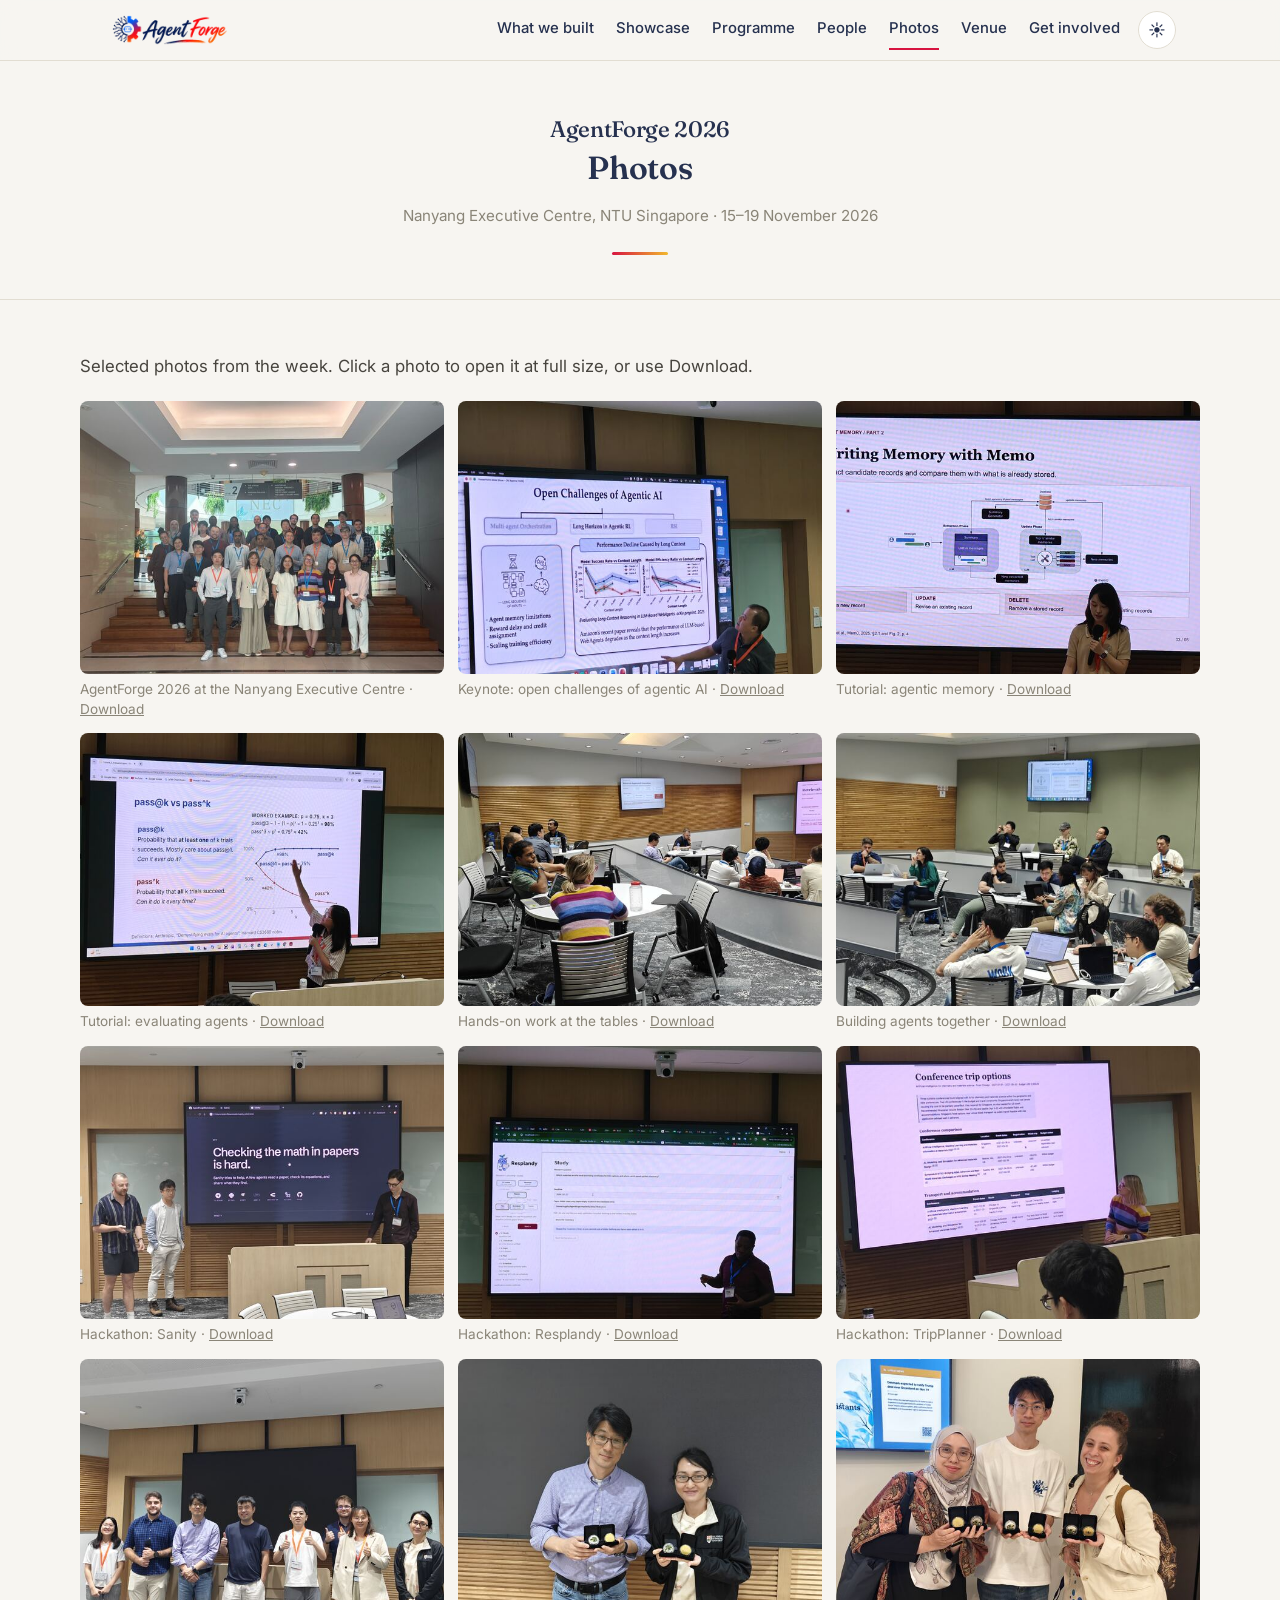
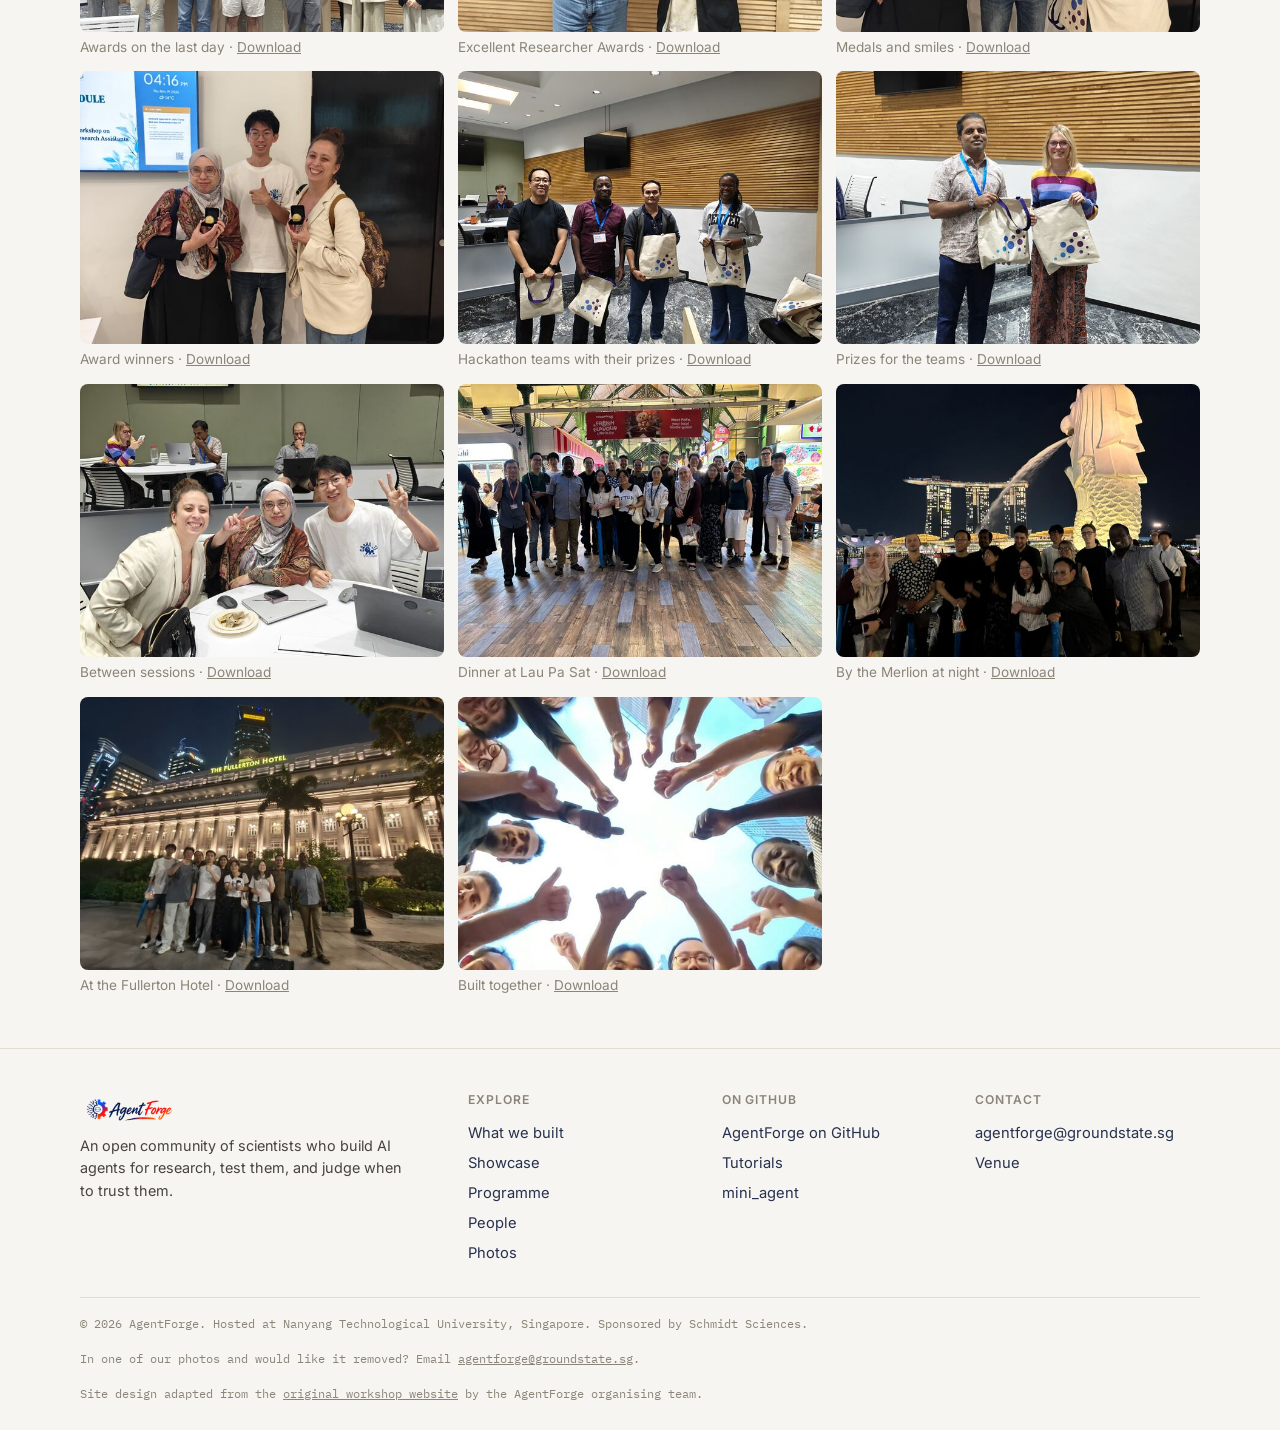
<file: photos.html>
<!DOCTYPE html>
<html lang="en">
<head>
  <meta charset="UTF-8">
  <meta name="viewport" content="width=device-width, initial-scale=1.0">
  <title>Photos — AgentForge</title>
  <meta name="description" content="AgentForge is an open community of scientists who build AI agents for research, test them, and judge when to trust them. It began with a hands-on workshop at NTU Singapore, 15–19 November 2026, supported by Schmidt Sciences.">
  <link rel="canonical" href="https://agentforge.groundstate.sg/photos.html">
  <meta property="og:type" content="website">
  <meta property="og:title" content="Photos — AgentForge">
  <meta property="og:description" content="AgentForge is an open community of scientists who build AI agents for research, test them, and judge when to trust them. It began with a hands-on workshop at NTU Singapore, 15–19 November 2026, supported by Schmidt Sciences.">
  <meta property="og:url" content="https://agentforge.groundstate.sg/photos.html">
  <meta property="og:image" content="https://agentforge.groundstate.sg/assets/og-image.png">
  <meta name="twitter:card" content="summary_large_image">
  <link rel="icon" href="assets/favicon.png">
  <link rel="apple-touch-icon" href="assets/apple-touch-icon.png">
  <link rel="preconnect" href="https://fonts.googleapis.com">
  <link rel="preconnect" href="https://fonts.gstatic.com" crossorigin>
  <link href="https://fonts.googleapis.com/css2?family=Fraunces:ital,opsz,wght@0,9..144,500;0,9..144,600;1,9..144,500&family=Inter:wght@400;500;600&family=IBM+Plex+Mono:wght@500&display=swap" rel="stylesheet">
  <link rel="stylesheet" href="assets/af.css">
</head>
<body>
  <a class="skip" href="#main">Skip to content</a>
  <header class="topbar">
    <div class="topbar-inner">
      <a class="brand" href="index.html" aria-label="AgentForge home">
        <img class="brand-light" src="assets/brand/logo-light-320.webp" width="320" height="96" alt="AgentForge">
        <img class="brand-dark" src="assets/brand/logo-dark-320.webp" width="320" height="96" alt="AgentForge">
      </a>
      <nav class="primary" aria-label="Main">
      <a href="index.html#built">What we built</a>
      <a href="showcase.html">Showcase</a>
      <a href="programme.html">Programme</a>
      <a href="people.html">People</a>
      <a href="photos.html" aria-current="page">Photos</a>
      <a href="venue.html">Venue</a>
      <a href="index.html#involved">Get involved</a>
      </nav>
      <button id="menu-toggle" aria-label="Open menu" aria-expanded="false" aria-controls="site-menu">☰</button>
      <button id="theme-toggle" aria-label="Toggle dark mode">☀</button>
    </div>
  </header>
  <nav id="site-menu" aria-label="Site sections" hidden>
    <a href="index.html#built">What we built</a>
    <a href="showcase.html">Showcase</a>
    <a href="programme.html">Programme</a>
    <a href="people.html">People</a>
    <a href="photos.html" aria-current="page">Photos</a>
    <a href="venue.html">Venue</a>
    <a href="index.html#involved">Get involved</a>
  </nav>

  <header class="hero hero-sub">
    <div class="hero-inner">
      <h1><span class="h1-lead">AgentForge 2026</span><br>Photos</h1>
      <div class="meta"><span>Nanyang Executive Centre, NTU Singapore · 15–19 November 2026</span></div>
      <div class="hero-rule"></div>
    </div>
  </header>
  <main id="main">

  <section id="gallery">
    <div class="container wide">
      <p>Selected photos from the week. Click a photo to open it at full size, or use Download.</p>
      <div class="photo-grid">
      <figure><a href="assets/gallery/full/01-group-nec.jpg"><img src="assets/gallery/thumb/01-group-nec.jpg" alt="AgentForge 2026 at the Nanyang Executive Centre" width="600" height="450" loading="lazy"></a><figcaption>AgentForge 2026 at the Nanyang Executive Centre · <a href="assets/gallery/full/01-group-nec.jpg" download>Download</a></figcaption></figure>
      <figure><a href="assets/gallery/full/02-keynote.jpg"><img src="assets/gallery/thumb/02-keynote.jpg" alt="Keynote: open challenges of agentic AI" width="600" height="450" loading="lazy"></a><figcaption>Keynote: open challenges of agentic AI · <a href="assets/gallery/full/02-keynote.jpg" download>Download</a></figcaption></figure>
      <figure><a href="assets/gallery/full/03-tutorial-memory.jpg"><img src="assets/gallery/thumb/03-tutorial-memory.jpg" alt="Tutorial: agentic memory" width="600" height="450" loading="lazy"></a><figcaption>Tutorial: agentic memory · <a href="assets/gallery/full/03-tutorial-memory.jpg" download>Download</a></figcaption></figure>
      <figure><a href="assets/gallery/full/04-tutorial-evaluation.jpg"><img src="assets/gallery/thumb/04-tutorial-evaluation.jpg" alt="Tutorial: evaluating agents" width="600" height="450" loading="lazy"></a><figcaption>Tutorial: evaluating agents · <a href="assets/gallery/full/04-tutorial-evaluation.jpg" download>Download</a></figcaption></figure>
      <figure><a href="assets/gallery/full/05-hands-on.jpg"><img src="assets/gallery/thumb/05-hands-on.jpg" alt="Hands-on work at the tables" width="600" height="450" loading="lazy"></a><figcaption>Hands-on work at the tables · <a href="assets/gallery/full/05-hands-on.jpg" download>Download</a></figcaption></figure>
      <figure><a href="assets/gallery/full/06-hands-on.jpg"><img src="assets/gallery/thumb/06-hands-on.jpg" alt="Building agents together" width="600" height="450" loading="lazy"></a><figcaption>Building agents together · <a href="assets/gallery/full/06-hands-on.jpg" download>Download</a></figcaption></figure>
      <figure><a href="assets/gallery/full/07-hackathon-sanity.jpg"><img src="assets/gallery/thumb/07-hackathon-sanity.jpg" alt="Hackathon: Sanity" width="600" height="450" loading="lazy"></a><figcaption>Hackathon: Sanity · <a href="assets/gallery/full/07-hackathon-sanity.jpg" download>Download</a></figcaption></figure>
      <figure><a href="assets/gallery/full/08-hackathon-resplandy.jpg"><img src="assets/gallery/thumb/08-hackathon-resplandy.jpg" alt="Hackathon: Resplandy" width="600" height="450" loading="lazy"></a><figcaption>Hackathon: Resplandy · <a href="assets/gallery/full/08-hackathon-resplandy.jpg" download>Download</a></figcaption></figure>
      <figure><a href="assets/gallery/full/09-hackathon-tripplanner.jpg"><img src="assets/gallery/thumb/09-hackathon-tripplanner.jpg" alt="Hackathon: TripPlanner" width="600" height="450" loading="lazy"></a><figcaption>Hackathon: TripPlanner · <a href="assets/gallery/full/09-hackathon-tripplanner.jpg" download>Download</a></figcaption></figure>
      <figure><a href="assets/gallery/full/10-awards.jpg"><img src="assets/gallery/thumb/10-awards.jpg" alt="Awards on the last day" width="600" height="450" loading="lazy"></a><figcaption>Awards on the last day · <a href="assets/gallery/full/10-awards.jpg" download>Download</a></figcaption></figure>
      <figure><a href="assets/gallery/full/11-awards.jpg"><img src="assets/gallery/thumb/11-awards.jpg" alt="Excellent Researcher Awards" width="600" height="450" loading="lazy"></a><figcaption>Excellent Researcher Awards · <a href="assets/gallery/full/11-awards.jpg" download>Download</a></figcaption></figure>
      <figure><a href="assets/gallery/full/12-awards.jpg"><img src="assets/gallery/thumb/12-awards.jpg" alt="Medals and smiles" width="600" height="450" loading="lazy"></a><figcaption>Medals and smiles · <a href="assets/gallery/full/12-awards.jpg" download>Download</a></figcaption></figure>
      <figure><a href="assets/gallery/full/13-awards.jpg"><img src="assets/gallery/thumb/13-awards.jpg" alt="Award winners" width="600" height="450" loading="lazy"></a><figcaption>Award winners · <a href="assets/gallery/full/13-awards.jpg" download>Download</a></figcaption></figure>
      <figure><a href="assets/gallery/full/14-awards.jpg"><img src="assets/gallery/thumb/14-awards.jpg" alt="Hackathon teams with their prizes" width="600" height="450" loading="lazy"></a><figcaption>Hackathon teams with their prizes · <a href="assets/gallery/full/14-awards.jpg" download>Download</a></figcaption></figure>
      <figure><a href="assets/gallery/full/15-awards.jpg"><img src="assets/gallery/thumb/15-awards.jpg" alt="Prizes for the teams" width="600" height="450" loading="lazy"></a><figcaption>Prizes for the teams · <a href="assets/gallery/full/15-awards.jpg" download>Download</a></figcaption></figure>
      <figure><a href="assets/gallery/full/16-together.jpg"><img src="assets/gallery/thumb/16-together.jpg" alt="Between sessions" width="600" height="450" loading="lazy"></a><figcaption>Between sessions · <a href="assets/gallery/full/16-together.jpg" download>Download</a></figcaption></figure>
      <figure><a href="assets/gallery/full/17-evening.jpg"><img src="assets/gallery/thumb/17-evening.jpg" alt="Dinner at Lau Pa Sat" width="600" height="450" loading="lazy"></a><figcaption>Dinner at Lau Pa Sat · <a href="assets/gallery/full/17-evening.jpg" download>Download</a></figcaption></figure>
      <figure><a href="assets/gallery/full/18-evening.jpg"><img src="assets/gallery/thumb/18-evening.jpg" alt="By the Merlion at night" width="600" height="450" loading="lazy"></a><figcaption>By the Merlion at night · <a href="assets/gallery/full/18-evening.jpg" download>Download</a></figcaption></figure>
      <figure><a href="assets/gallery/full/19-evening.jpg"><img src="assets/gallery/thumb/19-evening.jpg" alt="At the Fullerton Hotel" width="600" height="450" loading="lazy"></a><figcaption>At the Fullerton Hotel · <a href="assets/gallery/full/19-evening.jpg" download>Download</a></figcaption></figure>
      <figure><a href="assets/gallery/full/20-together.jpg"><img src="assets/gallery/thumb/20-together.jpg" alt="Built together" width="600" height="450" loading="lazy"></a><figcaption>Built together · <a href="assets/gallery/full/20-together.jpg" download>Download</a></figcaption></figure>
      </div>
    </div>
  </section>

  </main>

  <footer class="site-footer">
    <div class="footer-grid">
      <div>
        <a class="footer-brand" href="index.html" aria-label="AgentForge home">
          <img class="brand-light" src="assets/brand/logo-light-320.webp" alt="AgentForge"><img class="brand-dark" src="assets/brand/logo-dark-320.webp" alt="AgentForge">
        </a>
        <p>An open community of scientists who build AI agents for research, test them, and judge when to trust them.</p>
      </div>
      <div>
        <h4>Explore</h4>
        <a href="index.html#built">What we built</a>
        <a href="showcase.html">Showcase</a>
        <a href="programme.html">Programme</a>
        <a href="people.html">People</a>
        <a href="photos.html">Photos</a>
      </div>
      <div>
        <h4>On GitHub</h4>
        <a href="https://github.com/AgentForgeWorkshop">AgentForge on GitHub</a>
        <a href="https://github.com/AgentForgeWorkshop/Tutorials">Tutorials</a>
        <a href="https://github.com/Superionichuan/mini_agent">mini_agent</a>
      </div>
      <div>
        <h4>Contact</h4>
        <a href="mailto:agentforge@groundstate.sg">agentforge@groundstate.sg</a>
        <a href="venue.html">Venue</a>
      </div>
    </div>
    <div class="fine">
      <p>&copy; 2026 AgentForge. Hosted at Nanyang Technological University, Singapore. Sponsored by Schmidt Sciences.</p>
      <p>In one of our photos and would like it removed? Email <a href="mailto:agentforge@groundstate.sg">agentforge@groundstate.sg</a>.</p>
      <p>Site design adapted from the <a href="https://agentforgeworkshop.github.io/workshop-site/">original workshop website</a> by the AgentForge organising team.</p>
    </div>
  </footer>

  <script src="assets/af.js"></script>
</body>
</html>
</file>
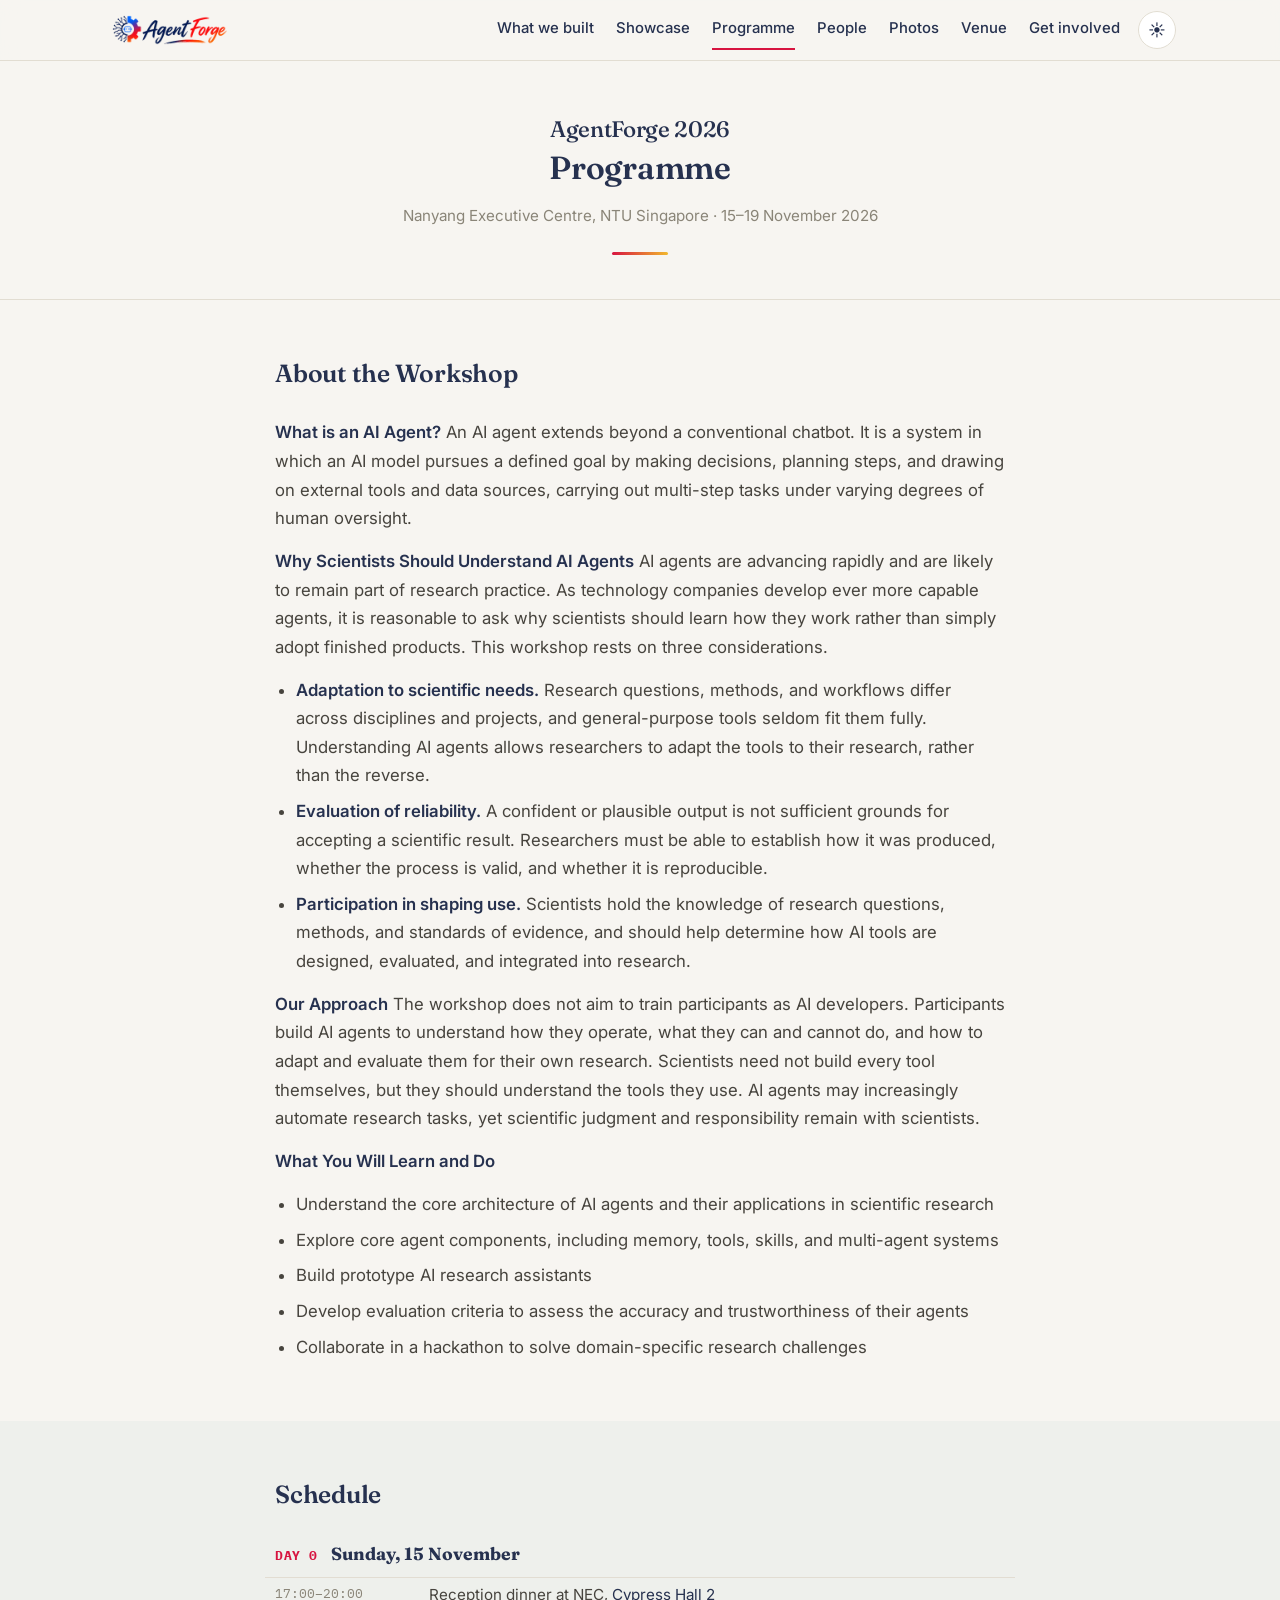
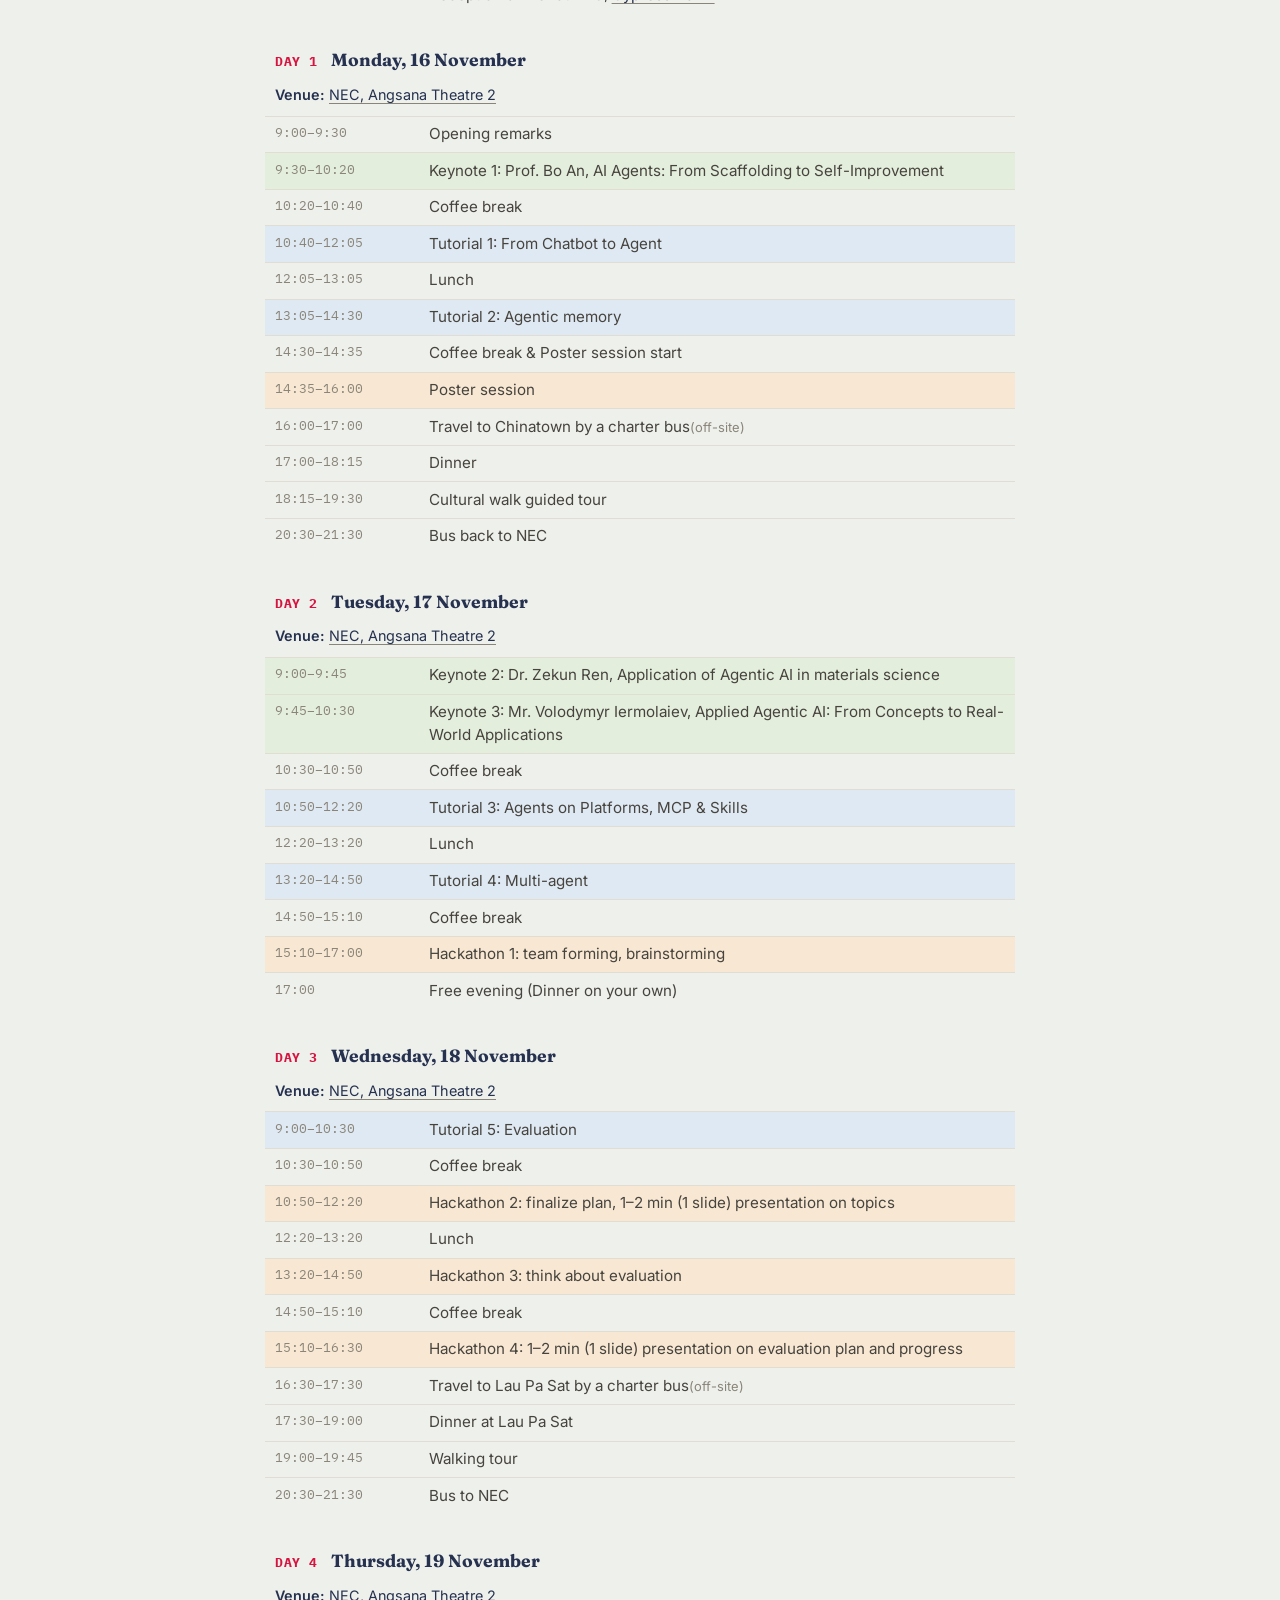
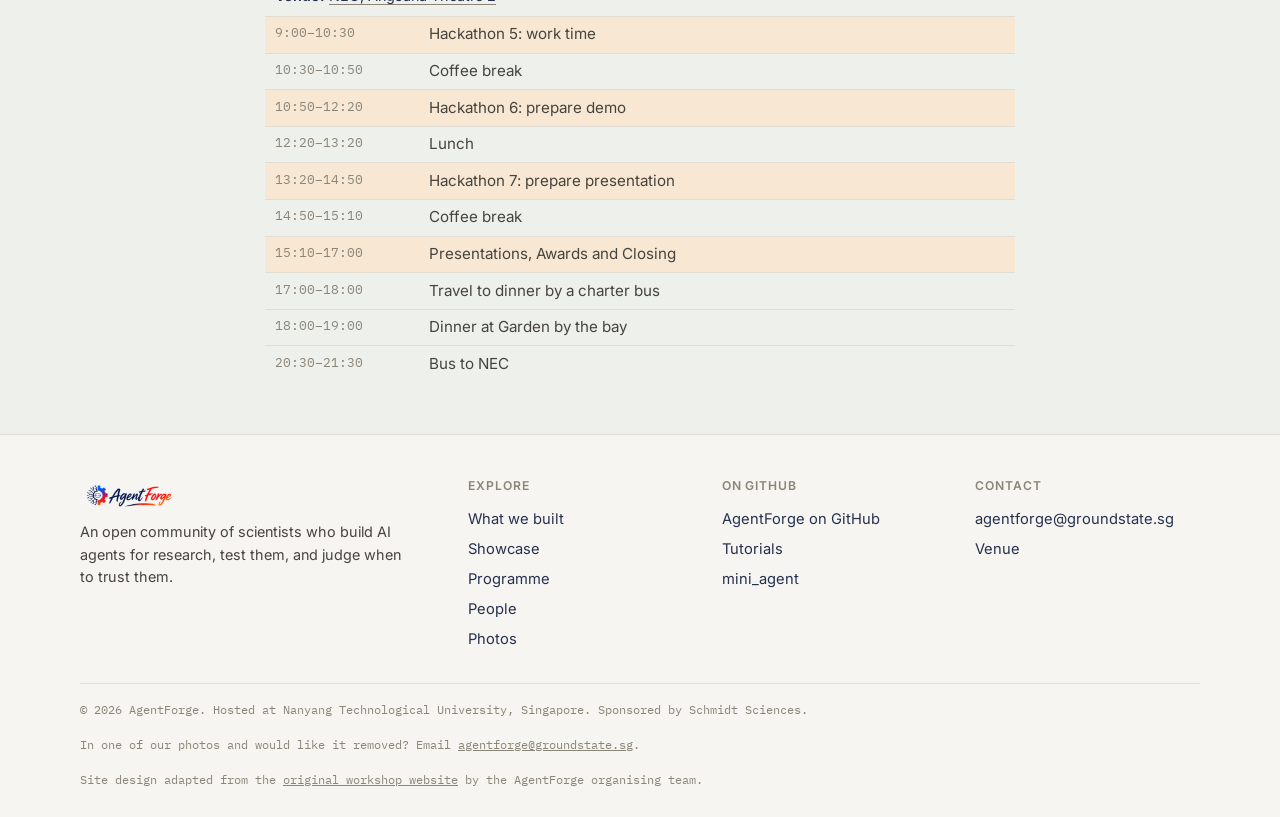
<file: programme.html>
<!DOCTYPE html>
<html lang="en">
<head>
  <meta charset="UTF-8">
  <meta name="viewport" content="width=device-width, initial-scale=1.0">
  <title>Programme — AgentForge</title>
  <meta name="description" content="AgentForge is an open community of scientists who build AI agents for research, test them, and judge when to trust them. It began with a hands-on workshop at NTU Singapore, 15–19 November 2026, supported by Schmidt Sciences.">
  <link rel="canonical" href="https://agentforge.groundstate.sg/programme.html">
  <meta property="og:type" content="website">
  <meta property="og:title" content="Programme — AgentForge">
  <meta property="og:description" content="AgentForge is an open community of scientists who build AI agents for research, test them, and judge when to trust them. It began with a hands-on workshop at NTU Singapore, 15–19 November 2026, supported by Schmidt Sciences.">
  <meta property="og:url" content="https://agentforge.groundstate.sg/programme.html">
  <meta property="og:image" content="https://agentforge.groundstate.sg/assets/og-image.png">
  <meta name="twitter:card" content="summary_large_image">
  <link rel="icon" href="assets/favicon.png">
  <link rel="apple-touch-icon" href="assets/apple-touch-icon.png">
  <link rel="preconnect" href="https://fonts.googleapis.com">
  <link rel="preconnect" href="https://fonts.gstatic.com" crossorigin>
  <link href="https://fonts.googleapis.com/css2?family=Fraunces:ital,opsz,wght@0,9..144,500;0,9..144,600;1,9..144,500&family=Inter:wght@400;500;600&family=IBM+Plex+Mono:wght@500&display=swap" rel="stylesheet">
  <link rel="stylesheet" href="assets/af.css">
</head>
<body>
  <a class="skip" href="#main">Skip to content</a>
  <header class="topbar">
    <div class="topbar-inner">
      <a class="brand" href="index.html" aria-label="AgentForge home">
        <img class="brand-light" src="assets/brand/logo-light-320.webp" width="320" height="96" alt="AgentForge">
        <img class="brand-dark" src="assets/brand/logo-dark-320.webp" width="320" height="96" alt="AgentForge">
      </a>
      <nav class="primary" aria-label="Main">
      <a href="index.html#built">What we built</a>
      <a href="showcase.html">Showcase</a>
      <a href="programme.html" aria-current="page">Programme</a>
      <a href="people.html">People</a>
      <a href="photos.html">Photos</a>
      <a href="venue.html">Venue</a>
      <a href="index.html#involved">Get involved</a>
      </nav>
      <button id="menu-toggle" aria-label="Open menu" aria-expanded="false" aria-controls="site-menu">☰</button>
      <button id="theme-toggle" aria-label="Toggle dark mode">☀</button>
    </div>
  </header>
  <nav id="site-menu" aria-label="Site sections" hidden>
    <a href="index.html#built">What we built</a>
    <a href="showcase.html">Showcase</a>
    <a href="programme.html" aria-current="page">Programme</a>
    <a href="people.html">People</a>
    <a href="photos.html">Photos</a>
    <a href="venue.html">Venue</a>
    <a href="index.html#involved">Get involved</a>
  </nav>

  <header class="hero hero-sub">
    <div class="hero-inner">
      <h1><span class="h1-lead">AgentForge 2026</span><br>Programme</h1>
      <div class="meta"><span>Nanyang Executive Centre, NTU Singapore · 15–19 November 2026</span></div>
      <div class="hero-rule"></div>
    </div>
  </header>
  <main id="main">

  <section id="about">
    <div class="container">
      <h2>About the Workshop</h2>

      <p><strong>What is an AI Agent?</strong>
        An AI agent extends beyond a conventional chatbot. It is a system in which an AI model pursues a defined goal by making decisions, planning steps, and drawing on external tools and data sources, carrying out multi-step tasks under varying degrees of human oversight.</p>

      <p><strong>Why Scientists Should Understand AI Agents</strong>
        AI agents are advancing rapidly and are likely to remain part of research practice. As technology companies develop ever more capable agents, it is reasonable to ask why scientists should learn how they work rather than simply adopt finished products. This workshop rests on three considerations.</p>
      <ul>
        <li><strong>Adaptation to scientific needs.</strong> Research questions, methods, and workflows differ across disciplines and projects, and general-purpose tools seldom fit them fully. Understanding AI agents allows researchers to adapt the tools to their research, rather than the reverse.</li>
        <li><strong>Evaluation of reliability.</strong> A confident or plausible output is not sufficient grounds for accepting a scientific result. Researchers must be able to establish how it was produced, whether the process is valid, and whether it is reproducible.</li>
        <li><strong>Participation in shaping use.</strong> Scientists hold the knowledge of research questions, methods, and standards of evidence, and should help determine how AI tools are designed, evaluated, and integrated into research.</li>
      </ul>

      <p><strong>Our Approach</strong>
        The workshop does not aim to train participants as AI developers. Participants build AI agents to understand how they operate, what they can and cannot do, and how to adapt and evaluate them for their own research. Scientists need not build every tool themselves, but they should understand the tools they use. AI agents may increasingly automate research tasks, yet scientific judgment and responsibility remain with scientists.</p>

      <p><strong>What You Will Learn and Do</strong></p>
      <ul>
        <li>Understand the core architecture of AI agents and their applications in scientific research</li>
        <li>Explore core agent components, including memory, tools, skills, and multi-agent systems</li>
        <li>Build prototype AI research assistants</li>
        <li>Develop evaluation criteria to assess the accuracy and trustworthiness of their agents</li>
        <li>Collaborate in a hackathon to solve domain-specific research challenges</li>
      </ul>

      <!-- <a href="https://github.com/AgentForgeWorkshop" class="cta" target="_blank" rel="noopener noreferrer">View on GitHub</a> -->
    </div>
  </section>

  <section id="schedule">
    <div class="container">
      <h2>Schedule</h2>
      
      <div class="schedule-days">
        <div class="schedule-day">
          <h3><span class="day-label">DAY 0</span> Sunday, 15 November</h3>
          <table class="agenda">
            <tr><td class="time">17:00–20:00</td><td>Reception dinner at NEC, <a href="venue.html">Cypress Hall 2</a></td></tr>
          </table>
        </div>
        <div class="schedule-day">
          <h3><span class="day-label">DAY 1</span> Monday, 16 November</h3>
          <p class="day-venue"><strong>Venue:</strong> <a href="venue.html">NEC, Angsana Theatre 2</a></p>
          <table class="agenda">
            <tr><td class="time">9:00–9:30</td><td>Opening remarks</td></tr>
            <tr class="ev-keynote"><td class="time">9:30–10:20</td><td>Keynote 1: Prof. Bo An, AI Agents: From Scaffolding to Self-Improvement</td></tr>
            <tr><td class="time">10:20–10:40</td><td>Coffee break</td></tr>
            <tr class="ev-tutorial"><td class="time">10:40–12:05</td><td>Tutorial 1: From Chatbot to Agent</td></tr>
            <tr><td class="time">12:05–13:05</td><td>Lunch</td></tr>
            <tr class="ev-tutorial"><td class="time">13:05–14:30</td><td>Tutorial 2: Agentic memory</td></tr>
            <tr><td class="time">14:30–14:35</td><td>Coffee break &amp; Poster session start</td></tr>
            <tr class="ev-hack"><td class="time">14:35–16:00</td><td>Poster session</td></tr>
            <tr><td class="time">16:00–17:00</td><td>Travel to Chinatown by a charter bus<span class="offsite">(off-site)</span></td></tr>
            <tr><td class="time">17:00–18:15</td><td>Dinner</td></tr>
            <tr><td class="time">18:15–19:30</td><td>Cultural walk guided tour</td></tr>
            <tr><td class="time">20:30–21:30</td><td>Bus back to NEC</td></tr>
          </table>
        </div>
        <div class="schedule-day">
          <h3><span class="day-label">DAY 2</span> Tuesday, 17 November</h3>
          <p class="day-venue"><strong>Venue:</strong> <a href="venue.html">NEC, Angsana Theatre 2</a></p>
          <table class="agenda">
            <tr class="ev-keynote"><td class="time">9:00–9:45</td><td>Keynote 2: Dr. Zekun Ren, Application of Agentic AI in materials science</td></tr>
            <tr class="ev-keynote"><td class="time">9:45–10:30</td><td>Keynote 3: Mr. Volodymyr Iermolaiev, Applied Agentic AI: From Concepts to Real-World Applications</td></tr>
            <tr><td class="time">10:30–10:50</td><td>Coffee break</td></tr>
            <tr class="ev-tutorial"><td class="time">10:50–12:20</td><td>Tutorial 3: Agents on Platforms, MCP &amp; Skills</td></tr>
            <tr><td class="time">12:20–13:20</td><td>Lunch</td></tr>
            <tr class="ev-tutorial"><td class="time">13:20–14:50</td><td>Tutorial 4: Multi-agent</td></tr>
            <tr><td class="time">14:50–15:10</td><td>Coffee break</td></tr>
            <tr class="ev-hack"><td class="time">15:10–17:00</td><td>Hackathon 1: team forming, brainstorming</td></tr>
            <tr><td class="time">17:00</td><td> Free evening (Dinner on your own)</td></tr>
          </table>
        </div>
        <div class="schedule-day">
          <h3><span class="day-label">DAY 3</span> Wednesday, 18 November</h3>
          <p class="day-venue"><strong>Venue:</strong> <a href="venue.html">NEC, Angsana Theatre 2</a></p>
          <table class="agenda">
            <tr class="ev-tutorial"><td class="time">9:00–10:30</td><td>Tutorial 5: Evaluation</td></tr>
            <tr><td class="time">10:30–10:50</td><td>Coffee break</td></tr>
            <tr class="ev-hack"><td class="time">10:50–12:20</td><td>Hackathon 2: finalize plan, 1–2 min (1 slide) presentation on topics</td></tr>
            <tr><td class="time">12:20–13:20</td><td>Lunch</td></tr>
            <tr class="ev-hack"><td class="time">13:20–14:50</td><td>Hackathon 3: think about evaluation</td></tr>
            <tr><td class="time">14:50–15:10</td><td>Coffee break</td></tr>
            <tr class="ev-hack"><td class="time">15:10–16:30</td><td>Hackathon 4: 1–2 min (1 slide) presentation on evaluation plan and progress</td></tr>
            <tr><td class="time">16:30–17:30</td><td>Travel to Lau Pa Sat by a charter bus<span class="offsite">(off-site)</span></td></tr>
            <tr><td class="time">17:30–19:00</td><td>Dinner at Lau Pa Sat</td></tr>
            <tr><td class="time">19:00–19:45</td><td>Walking tour</td></tr>
            <tr><td class="time">20:30–21:30</td><td>Bus to NEC</td></tr>
          </table>
        </div>
        <div class="schedule-day">
          <h3><span class="day-label">DAY 4</span> Thursday, 19 November</h3>
          <p class="day-venue"><strong>Venue:</strong> <a href="venue.html">NEC, Angsana Theatre 2</a></p>
          <table class="agenda">
            <tr class="ev-hack"><td class="time">9:00–10:30</td><td>Hackathon 5: work time</td></tr>
            <tr><td class="time">10:30–10:50</td><td>Coffee break</td></tr>
            <tr class="ev-hack"><td class="time">10:50–12:20</td><td>Hackathon 6: prepare demo</td></tr>
            <tr><td class="time">12:20–13:20</td><td>Lunch</td></tr>
            <tr class="ev-hack"><td class="time">13:20–14:50</td><td>Hackathon 7: prepare presentation</td></tr>
            <tr><td class="time">14:50–15:10</td><td>Coffee break</td></tr>
            <tr class="ev-hack"><td class="time">15:10–17:00</td><td>Presentations, Awards and Closing</td></tr>
            <tr><td class="time">17:00–18:00</td><td>Travel to dinner by a charter bus</td></tr>
            <tr><td class="time">18:00–19:00</td><td>Dinner at Garden by the bay</td></tr>
            <tr><td class="time">20:30–21:30</td><td>Bus to NEC</td></tr>
          </table>
        </div>
      </div>
    </div>
  </section>

  </main>

  <footer class="site-footer">
    <div class="footer-grid">
      <div>
        <a class="footer-brand" href="index.html" aria-label="AgentForge home">
          <img class="brand-light" src="assets/brand/logo-light-320.webp" alt="AgentForge"><img class="brand-dark" src="assets/brand/logo-dark-320.webp" alt="AgentForge">
        </a>
        <p>An open community of scientists who build AI agents for research, test them, and judge when to trust them.</p>
      </div>
      <div>
        <h4>Explore</h4>
        <a href="index.html#built">What we built</a>
        <a href="showcase.html">Showcase</a>
        <a href="programme.html">Programme</a>
        <a href="people.html">People</a>
        <a href="photos.html">Photos</a>
      </div>
      <div>
        <h4>On GitHub</h4>
        <a href="https://github.com/AgentForgeWorkshop">AgentForge on GitHub</a>
        <a href="https://github.com/AgentForgeWorkshop/Tutorials">Tutorials</a>
        <a href="https://github.com/Superionichuan/mini_agent">mini_agent</a>
      </div>
      <div>
        <h4>Contact</h4>
        <a href="mailto:agentforge@groundstate.sg">agentforge@groundstate.sg</a>
        <a href="venue.html">Venue</a>
      </div>
    </div>
    <div class="fine">
      <p>&copy; 2026 AgentForge. Hosted at Nanyang Technological University, Singapore. Sponsored by Schmidt Sciences.</p>
      <p>In one of our photos and would like it removed? Email <a href="mailto:agentforge@groundstate.sg">agentforge@groundstate.sg</a>.</p>
      <p>Site design adapted from the <a href="https://agentforgeworkshop.github.io/workshop-site/">original workshop website</a> by the AgentForge organising team.</p>
    </div>
  </footer>

  <script src="assets/af.js"></script>
</body>
</html>
</file>
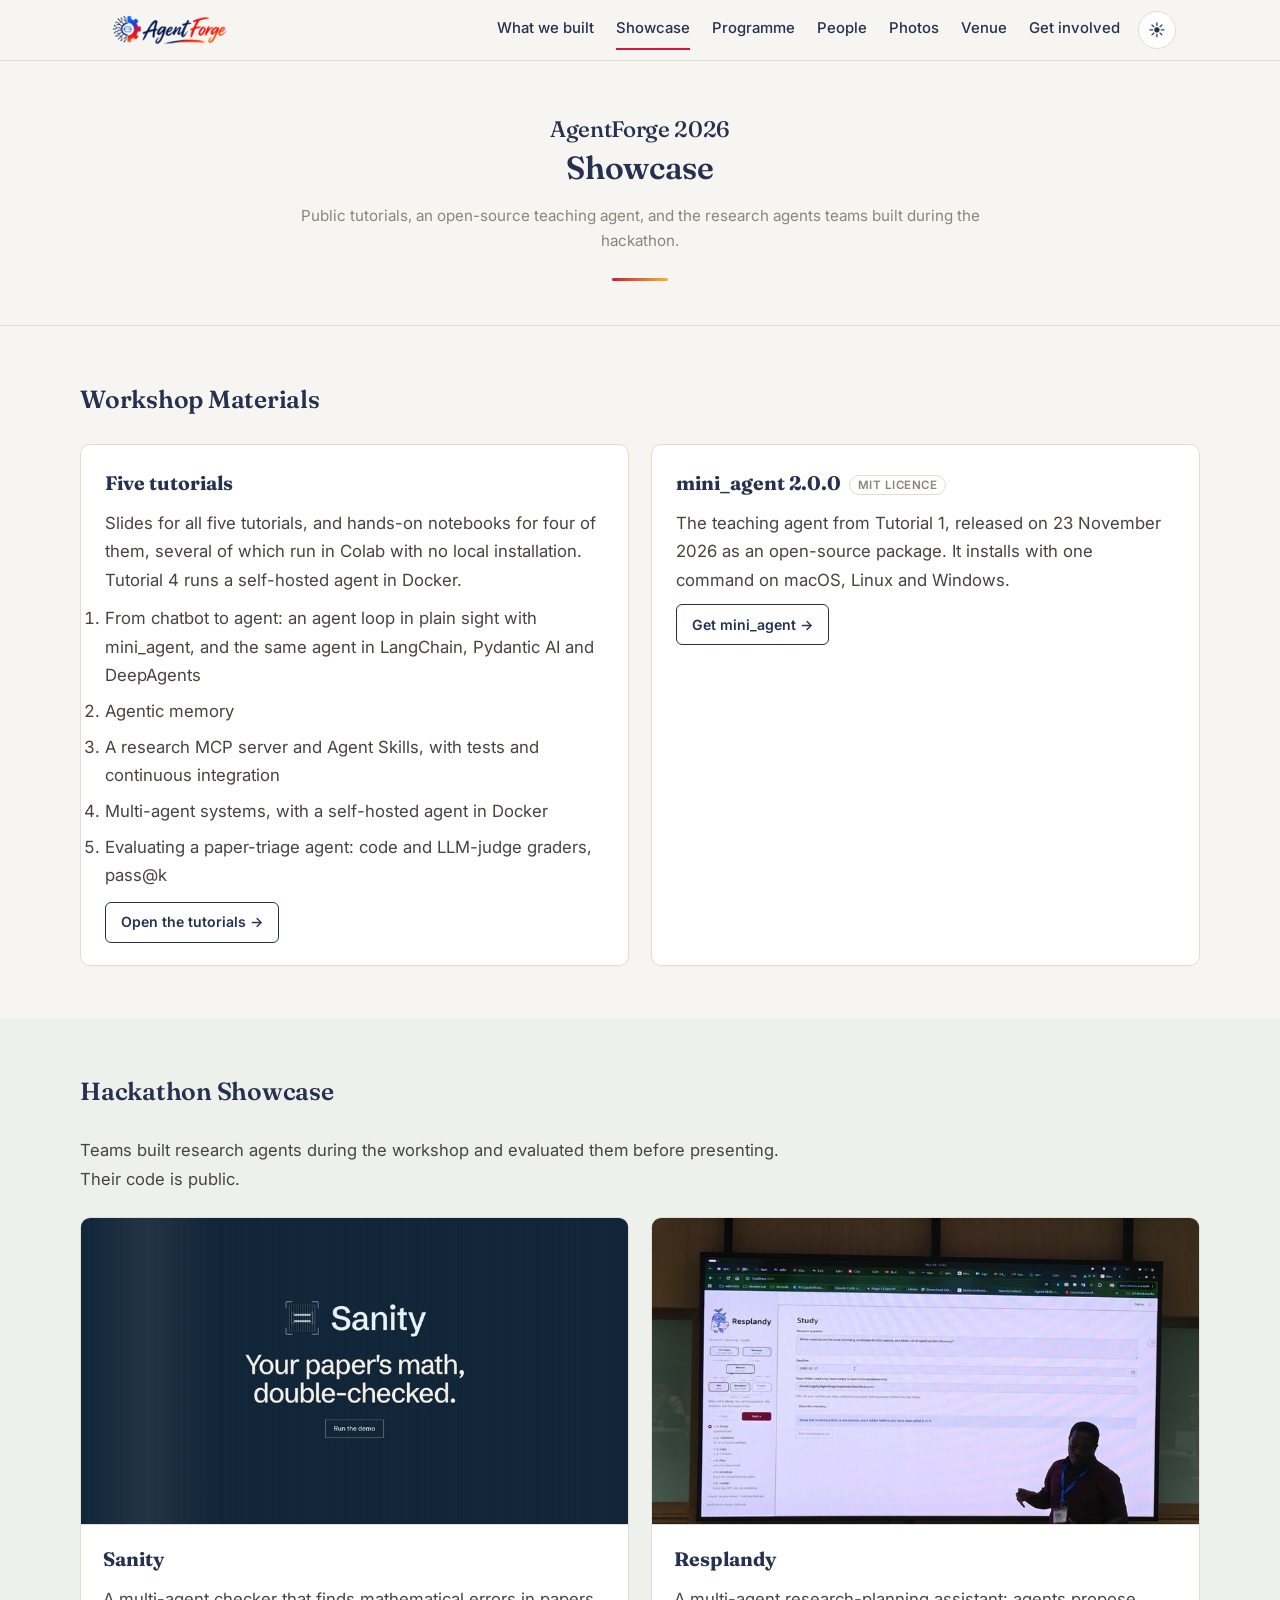
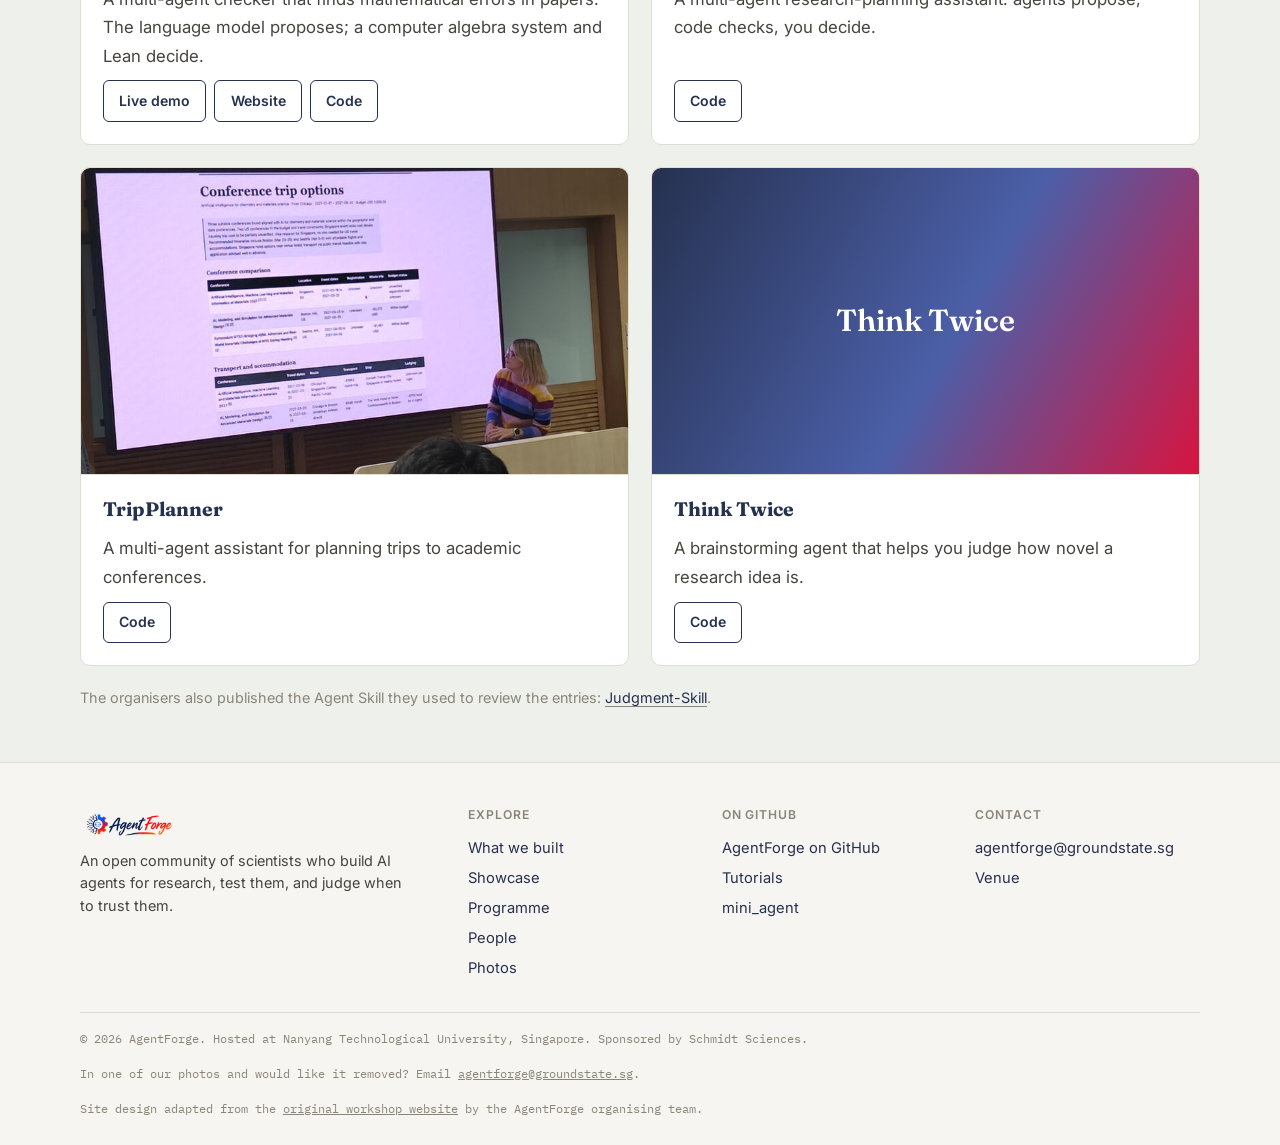
<file: showcase.html>
<!DOCTYPE html>
<html lang="en">
<head>
  <meta charset="UTF-8">
  <meta name="viewport" content="width=device-width, initial-scale=1.0">
  <title>Showcase — AgentForge</title>
  <meta name="description" content="AgentForge is an open community of scientists who build AI agents for research, test them, and judge when to trust them. It began with a hands-on workshop at NTU Singapore, 15–19 November 2026, supported by Schmidt Sciences.">
  <link rel="canonical" href="https://agentforge.groundstate.sg/showcase.html">
  <meta property="og:type" content="website">
  <meta property="og:title" content="Showcase — AgentForge">
  <meta property="og:description" content="AgentForge is an open community of scientists who build AI agents for research, test them, and judge when to trust them. It began with a hands-on workshop at NTU Singapore, 15–19 November 2026, supported by Schmidt Sciences.">
  <meta property="og:url" content="https://agentforge.groundstate.sg/showcase.html">
  <meta property="og:image" content="https://agentforge.groundstate.sg/assets/og-image.png">
  <meta name="twitter:card" content="summary_large_image">
  <link rel="icon" href="assets/favicon.png">
  <link rel="apple-touch-icon" href="assets/apple-touch-icon.png">
  <link rel="preconnect" href="https://fonts.googleapis.com">
  <link rel="preconnect" href="https://fonts.gstatic.com" crossorigin>
  <link href="https://fonts.googleapis.com/css2?family=Fraunces:ital,opsz,wght@0,9..144,500;0,9..144,600;1,9..144,500&family=Inter:wght@400;500;600&family=IBM+Plex+Mono:wght@500&display=swap" rel="stylesheet">
  <link rel="stylesheet" href="assets/af.css">
</head>
<body>
  <a class="skip" href="#main">Skip to content</a>
  <header class="topbar">
    <div class="topbar-inner">
      <a class="brand" href="index.html" aria-label="AgentForge home">
        <img class="brand-light" src="assets/brand/logo-light-320.webp" width="320" height="96" alt="AgentForge">
        <img class="brand-dark" src="assets/brand/logo-dark-320.webp" width="320" height="96" alt="AgentForge">
      </a>
      <nav class="primary" aria-label="Main">
      <a href="index.html#built">What we built</a>
      <a href="showcase.html" aria-current="page">Showcase</a>
      <a href="programme.html">Programme</a>
      <a href="people.html">People</a>
      <a href="photos.html">Photos</a>
      <a href="venue.html">Venue</a>
      <a href="index.html#involved">Get involved</a>
      </nav>
      <button id="menu-toggle" aria-label="Open menu" aria-expanded="false" aria-controls="site-menu">☰</button>
      <button id="theme-toggle" aria-label="Toggle dark mode">☀</button>
    </div>
  </header>
  <nav id="site-menu" aria-label="Site sections" hidden>
    <a href="index.html#built">What we built</a>
    <a href="showcase.html" aria-current="page">Showcase</a>
    <a href="programme.html">Programme</a>
    <a href="people.html">People</a>
    <a href="photos.html">Photos</a>
    <a href="venue.html">Venue</a>
    <a href="index.html#involved">Get involved</a>
  </nav>

  <header class="hero hero-sub">
    <div class="hero-inner">
      <h1><span class="h1-lead">AgentForge 2026</span><br>Showcase</h1>
      <div class="meta"><span>Public tutorials, an open-source teaching agent, and the research agents teams built during the hackathon.</span></div>
      <div class="hero-rule"></div>
    </div>
  </header>
  <main id="main">

  <section id="materials">
    <div class="container wide">
      <h2>Workshop Materials</h2>
      <div class="grid grid-2">
        <article class="card">
          <h3>Five tutorials</h3>
          <p>Slides for all five tutorials, and hands-on notebooks for four of them, several of which run in Colab with no local installation. Tutorial 4 runs a self-hosted agent in Docker.</p>
          <ol>
            <li>From chatbot to agent: an agent loop in plain sight with mini_agent, and the same agent in LangChain, Pydantic AI and DeepAgents</li>
            <li>Agentic memory</li>
            <li>A research MCP server and Agent Skills, with tests and continuous integration</li>
            <li>Multi-agent systems, with a self-hosted agent in Docker</li>
            <li>Evaluating a paper-triage agent: code and LLM-judge graders, pass@k</li>
          </ol>
          <a class="btn btn-small btn-ghost" href="https://github.com/AgentForgeWorkshop/Tutorials">Open the tutorials →</a>
        </article>
        <article class="card">
          <h3>mini_agent 2.0.0<span class="tag">MIT licence</span></h3>
          <p>The teaching agent from Tutorial 1, released on 23 November 2026 as an open-source package. It installs with one command on macOS, Linux and Windows.</p>
          <a class="btn btn-small btn-ghost" href="https://github.com/Superionichuan/mini_agent">Get mini_agent →</a>
        </article>
      </div>
    </div>
  </section>

  <section id="hackathon">
    <div class="container wide">
      <h2>Hackathon Showcase</h2>
      <p class="lede">Teams built research agents during the workshop and evaluated them before presenting. Their code is public.</p>
      <div class="grid grid-2">
        <article class="card media-card">
          <img class="media" src="assets/photos/ui-sanity.jpg" alt="Sanity website: Your paper's math, double-checked" loading="lazy">
          <div class="card-body">
            <h3>Sanity</h3>
            <p>A multi-agent checker that finds mathematical errors in papers. The language model proposes; a computer algebra system and Lean decide.</p>
            <div class="links"><a class="btn btn-small btn-ghost" href="https://ilkhamfy.github.io/sanity/demo.html">Live demo</a><a class="btn btn-small btn-ghost" href="https://ilkhamfy.github.io/sanity/">Website</a><a class="btn btn-small btn-ghost" href="https://github.com/AgentForgeWorkshop/sanity">Code</a></div>
          </div>
        </article>
        <article class="card media-card">
          <img class="media" src="assets/photos/ui-resplandy.jpg" alt="The Resplandy research-planning app shown on the screen during the final presentations" loading="lazy">
          <div class="card-body">
            <h3>Resplandy</h3>
            <p>A multi-agent research-planning assistant: agents propose, code checks, you decide.</p>
            <div class="links"><a class="btn btn-small btn-ghost" href="https://github.com/rugphy-hub/resplandy">Code</a></div>
          </div>
        </article>
        <article class="card media-card">
          <img class="media" src="assets/photos/ui-tripplanner.jpg" alt="A TripPlanner report comparing conference trip options, shown during the final presentations" loading="lazy">
          <div class="card-body">
            <h3>TripPlanner</h3>
            <p>A multi-agent assistant for planning trips to academic conferences.</p>
            <div class="links"><a class="btn btn-small btn-ghost" href="https://github.com/AgentForgeWorkshop/TripPlanner">Code</a></div>
          </div>
        </article>
        <article class="card media-card">
          <div class="tile" aria-hidden="true">Think Twice</div>
          <div class="card-body">
            <h3>Think Twice</h3>
            <p>A brainstorming agent that helps you judge how novel a research idea is.</p>
            <div class="links"><a class="btn btn-small btn-ghost" href="https://github.com/AgentForgeWorkshop/Trio-s-agent-Think-Twice">Code</a></div>
          </div>
        </article>
      </div>
      <p class="note after">The organisers also published the Agent Skill they used to review the entries: <a href="https://github.com/AgentForgeWorkshop/Judgment-Skill">Judgment-Skill</a>.</p>
    </div>
  </section>

  </main>

  <footer class="site-footer">
    <div class="footer-grid">
      <div>
        <a class="footer-brand" href="index.html" aria-label="AgentForge home">
          <img class="brand-light" src="assets/brand/logo-light-320.webp" alt="AgentForge"><img class="brand-dark" src="assets/brand/logo-dark-320.webp" alt="AgentForge">
        </a>
        <p>An open community of scientists who build AI agents for research, test them, and judge when to trust them.</p>
      </div>
      <div>
        <h4>Explore</h4>
        <a href="index.html#built">What we built</a>
        <a href="showcase.html">Showcase</a>
        <a href="programme.html">Programme</a>
        <a href="people.html">People</a>
        <a href="photos.html">Photos</a>
      </div>
      <div>
        <h4>On GitHub</h4>
        <a href="https://github.com/AgentForgeWorkshop">AgentForge on GitHub</a>
        <a href="https://github.com/AgentForgeWorkshop/Tutorials">Tutorials</a>
        <a href="https://github.com/Superionichuan/mini_agent">mini_agent</a>
      </div>
      <div>
        <h4>Contact</h4>
        <a href="mailto:agentforge@groundstate.sg">agentforge@groundstate.sg</a>
        <a href="venue.html">Venue</a>
      </div>
    </div>
    <div class="fine">
      <p>&copy; 2026 AgentForge. Hosted at Nanyang Technological University, Singapore. Sponsored by Schmidt Sciences.</p>
      <p>In one of our photos and would like it removed? Email <a href="mailto:agentforge@groundstate.sg">agentforge@groundstate.sg</a>.</p>
      <p>Site design adapted from the <a href="https://agentforgeworkshop.github.io/workshop-site/">original workshop website</a> by the AgentForge organising team.</p>
    </div>
  </footer>

  <script src="assets/af.js"></script>
</body>
</html>
</file>
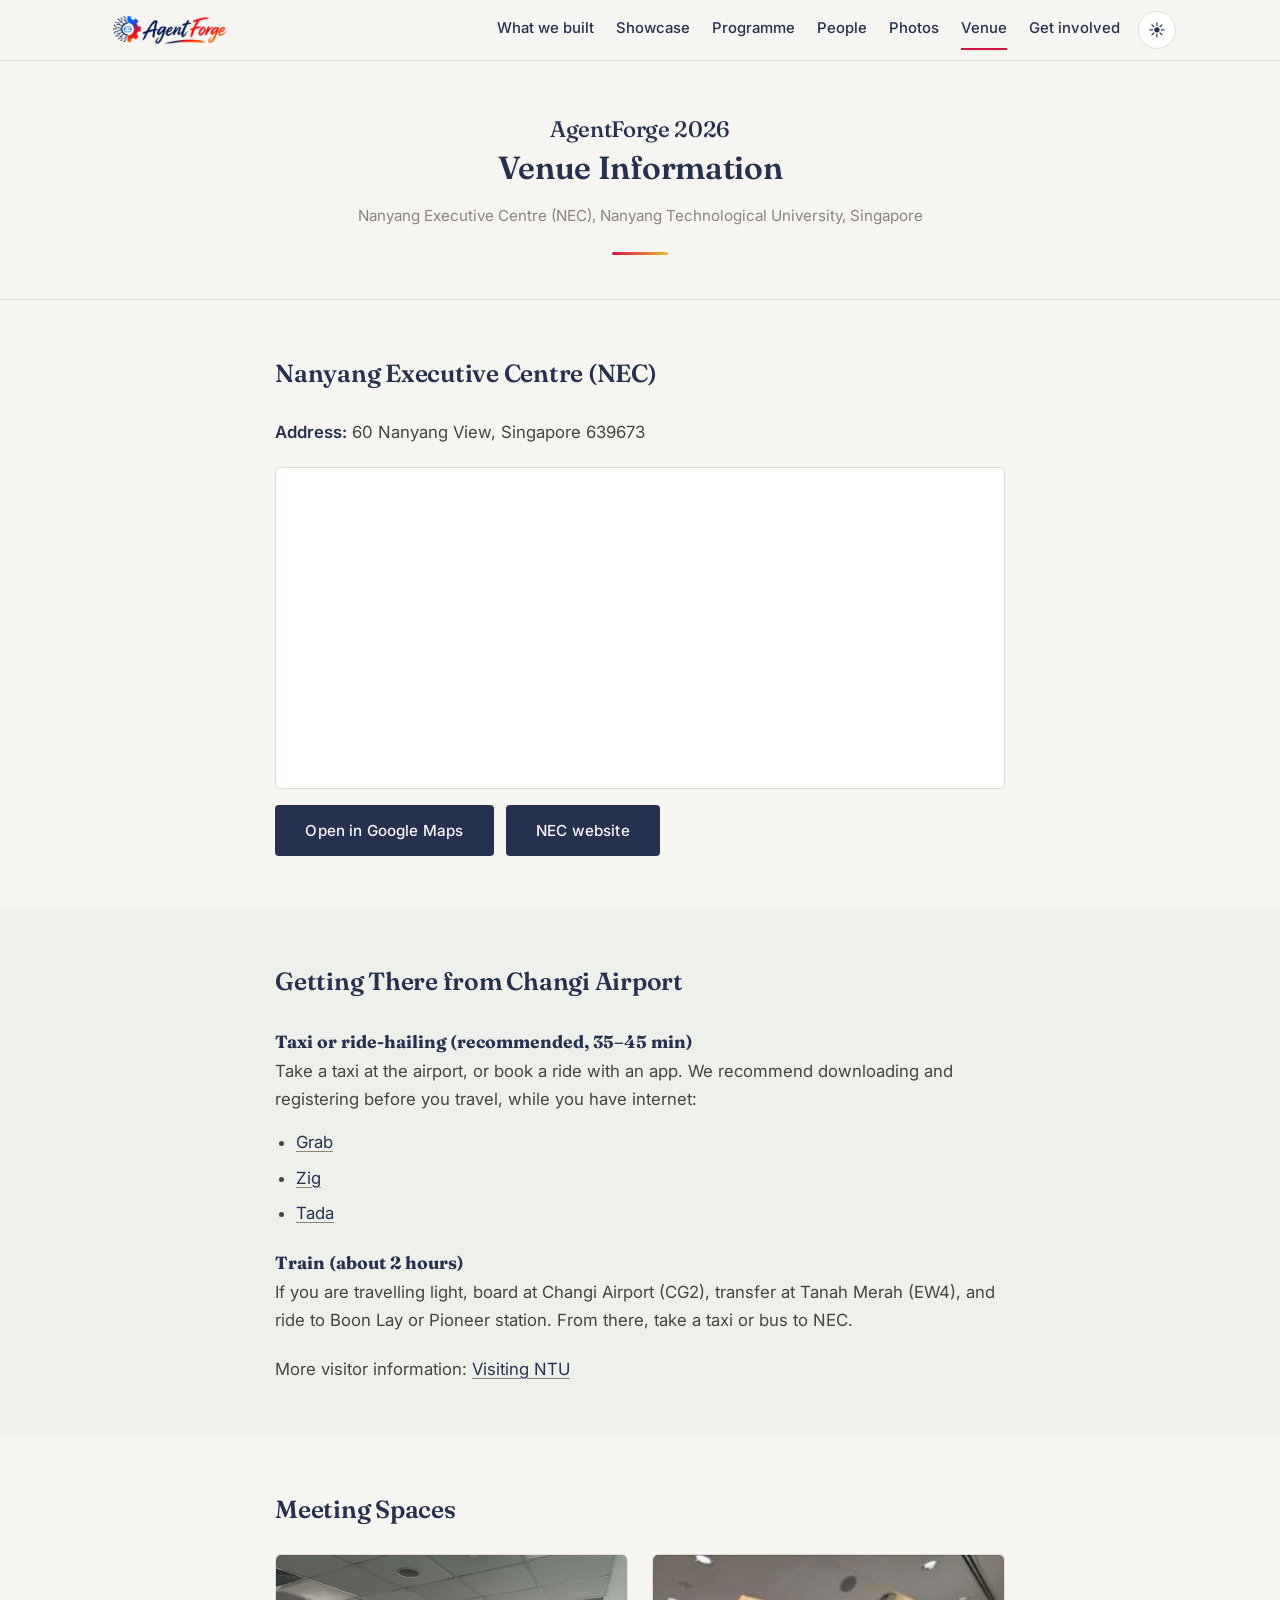
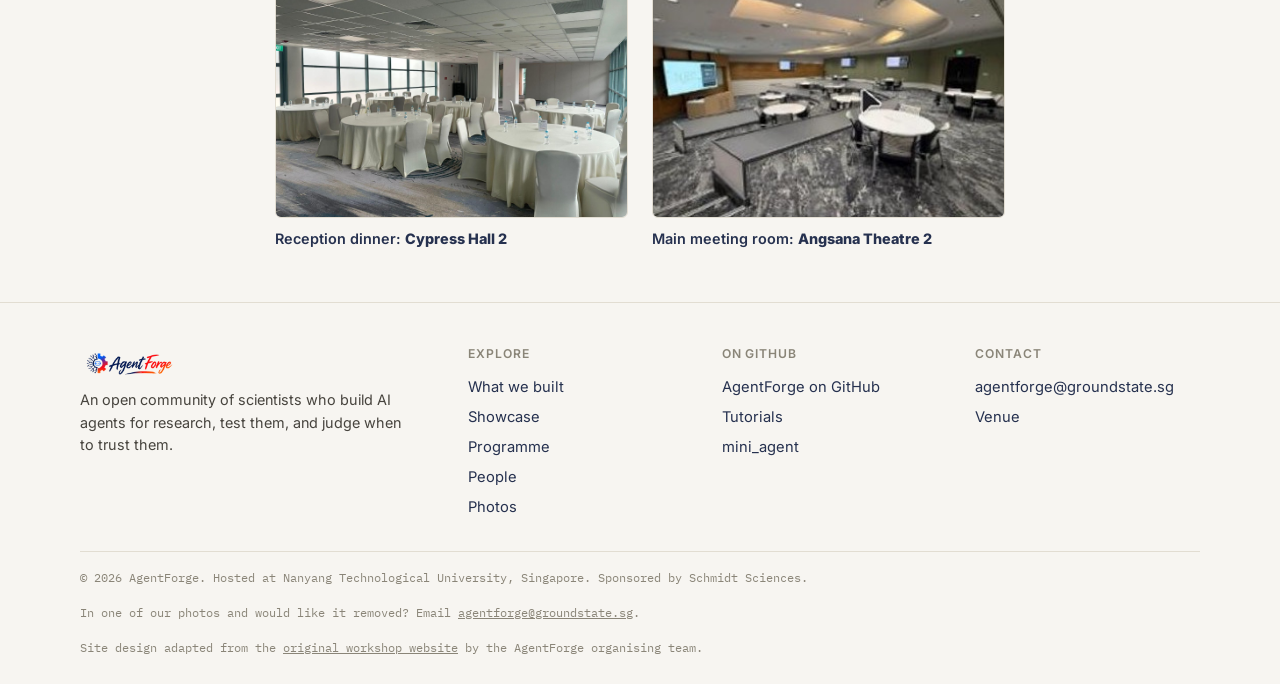
<file: venue.html>
<!DOCTYPE html>
<html lang="en">
<head>
  <meta charset="UTF-8">
  <meta name="viewport" content="width=device-width, initial-scale=1.0">
  <title>Venue — AgentForge</title>
  <meta name="description" content="AgentForge is an open community of scientists who build AI agents for research, test them, and judge when to trust them. It began with a hands-on workshop at NTU Singapore, 15–19 November 2026, supported by Schmidt Sciences.">
  <link rel="canonical" href="https://agentforge.groundstate.sg/venue.html">
  <meta property="og:type" content="website">
  <meta property="og:title" content="Venue — AgentForge">
  <meta property="og:description" content="AgentForge is an open community of scientists who build AI agents for research, test them, and judge when to trust them. It began with a hands-on workshop at NTU Singapore, 15–19 November 2026, supported by Schmidt Sciences.">
  <meta property="og:url" content="https://agentforge.groundstate.sg/venue.html">
  <meta property="og:image" content="https://agentforge.groundstate.sg/assets/og-image.png">
  <meta name="twitter:card" content="summary_large_image">
  <link rel="icon" href="assets/favicon.png">
  <link rel="apple-touch-icon" href="assets/apple-touch-icon.png">
  <link rel="preconnect" href="https://fonts.googleapis.com">
  <link rel="preconnect" href="https://fonts.gstatic.com" crossorigin>
  <link href="https://fonts.googleapis.com/css2?family=Fraunces:ital,opsz,wght@0,9..144,500;0,9..144,600;1,9..144,500&family=Inter:wght@400;500;600&family=IBM+Plex+Mono:wght@500&display=swap" rel="stylesheet">
  <link rel="stylesheet" href="assets/af.css">
</head>
<body>
  <a class="skip" href="#main">Skip to content</a>
  <header class="topbar">
    <div class="topbar-inner">
      <a class="brand" href="index.html" aria-label="AgentForge home">
        <img class="brand-light" src="assets/brand/logo-light-320.webp" width="320" height="96" alt="AgentForge">
        <img class="brand-dark" src="assets/brand/logo-dark-320.webp" width="320" height="96" alt="AgentForge">
      </a>
      <nav class="primary" aria-label="Main">
      <a href="index.html#built">What we built</a>
      <a href="showcase.html">Showcase</a>
      <a href="programme.html">Programme</a>
      <a href="people.html">People</a>
      <a href="photos.html">Photos</a>
      <a href="venue.html" aria-current="page">Venue</a>
      <a href="index.html#involved">Get involved</a>
      </nav>
      <button id="menu-toggle" aria-label="Open menu" aria-expanded="false" aria-controls="site-menu">☰</button>
      <button id="theme-toggle" aria-label="Toggle dark mode">☀</button>
    </div>
  </header>
  <nav id="site-menu" aria-label="Site sections" hidden>
    <a href="index.html#built">What we built</a>
    <a href="showcase.html">Showcase</a>
    <a href="programme.html">Programme</a>
    <a href="people.html">People</a>
    <a href="photos.html">Photos</a>
    <a href="venue.html" aria-current="page">Venue</a>
    <a href="index.html#involved">Get involved</a>
  </nav>

  <header class="hero hero-sub">
    <div class="hero-inner">
      <h1><span class="h1-lead">AgentForge 2026</span><br>Venue Information</h1>
      <div class="meta"><span>Nanyang Executive Centre (NEC), Nanyang Technological University, Singapore</span></div>
      <div class="hero-rule"></div>
    </div>
  </header>
  <main id="main">

  <section id="where">
    <div class="container">
      <h2>Nanyang Executive Centre (NEC)</h2>
      <ul class="facts">
        <li><strong>Address:</strong> 60 Nanyang View, Singapore 639673</li>
      </ul>
      <div class="map-wrap">
        <iframe title="Map of Nanyang Executive Centre" loading="lazy" referrerpolicy="no-referrer-when-downgrade" allowfullscreen
          src="https://www.google.com/maps?q=Nanyang+Executive+Centre,+60+Nanyang+View,+Singapore+639673&amp;output=embed"></iframe>
      </div>
      <div class="btn-row">
        <a class="cta" href="https://maps.app.goo.gl/i3duLup5Asrdcw2KA" target="_blank" rel="noopener">Open in Google Maps</a>
        <a class="cta" href="https://www.ntu.edu.sg/life-at-ntu/accommodation/nanyang-executive-centre" target="_blank" rel="noopener">NEC website</a>
      </div>
    </div>
  </section>

  <section id="getting-there">
    <div class="container">
      <h2>Getting There from Changi Airport</h2>
      <h3 class="subhead">Taxi or ride-hailing (recommended, 35–45 min)</h3>
      <p>Take a taxi at the airport, or book a ride with an app. We recommend downloading and registering before you travel, while you have internet:</p>
      <ul>
        <li><a href="https://www.grab.com/sg/" target="_blank" rel="noopener">Grab</a></li>
        <li><a href="https://zig.live/" target="_blank" rel="noopener">Zig</a></li>
        <li><a href="https://tada.global/" target="_blank" rel="noopener">Tada</a></li>
      </ul>
      <h3 class="subhead">Train (about 2 hours)</h3>
      <p>If you are travelling light, board at Changi Airport (CG2), transfer at Tanah Merah (EW4), and ride to Boon Lay or Pioneer station. From there, take a taxi or bus to NEC.</p>
      <p style="margin-top:1.25rem">More visitor information: <a href="https://www.ntu.edu.sg/about-us/visiting-ntu" target="_blank" rel="noopener">Visiting NTU</a></p>
    </div>
  </section>

  <section id="rooms">
    <div class="container">
      <h2>Meeting Spaces</h2>
      <div class="rooms">
        <figure class="room">
          <img src="assets/venue/Cypress.jpeg" alt="Cypress Hall 2 at NEC" loading="lazy" onerror="this.style.display='none';this.nextElementSibling.style.display='flex'">
          <div class="ph">Photo coming soon</div>
          <figcaption><strong>Reception dinner: <span class="room-name">Cypress Hall 2</span></strong></figcaption>
        </figure>
        <figure class="room">
          <img src="assets/venue/Angsana.jpeg" alt="Angsana Theatre 2 at NEC" loading="lazy" onerror="this.style.display='none';this.nextElementSibling.style.display='flex'">
          <div class="ph">Photo coming soon</div>
          <figcaption><strong>Main meeting room: <span class="room-name">Angsana Theatre 2</span></strong></figcaption>
        </figure>
      </div>
    </div>
  </section>

  </main>

  <footer class="site-footer">
    <div class="footer-grid">
      <div>
        <a class="footer-brand" href="index.html" aria-label="AgentForge home">
          <img class="brand-light" src="assets/brand/logo-light-320.webp" alt="AgentForge"><img class="brand-dark" src="assets/brand/logo-dark-320.webp" alt="AgentForge">
        </a>
        <p>An open community of scientists who build AI agents for research, test them, and judge when to trust them.</p>
      </div>
      <div>
        <h4>Explore</h4>
        <a href="index.html#built">What we built</a>
        <a href="showcase.html">Showcase</a>
        <a href="programme.html">Programme</a>
        <a href="people.html">People</a>
        <a href="photos.html">Photos</a>
      </div>
      <div>
        <h4>On GitHub</h4>
        <a href="https://github.com/AgentForgeWorkshop">AgentForge on GitHub</a>
        <a href="https://github.com/AgentForgeWorkshop/Tutorials">Tutorials</a>
        <a href="https://github.com/Superionichuan/mini_agent">mini_agent</a>
      </div>
      <div>
        <h4>Contact</h4>
        <a href="mailto:agentforge@groundstate.sg">agentforge@groundstate.sg</a>
        <a href="venue.html">Venue</a>
      </div>
    </div>
    <div class="fine">
      <p>&copy; 2026 AgentForge. Hosted at Nanyang Technological University, Singapore. Sponsored by Schmidt Sciences.</p>
      <p>In one of our photos and would like it removed? Email <a href="mailto:agentforge@groundstate.sg">agentforge@groundstate.sg</a>.</p>
      <p>Site design adapted from the <a href="https://agentforgeworkshop.github.io/workshop-site/">original workshop website</a> by the AgentForge organising team.</p>
    </div>
  </footer>

  <script src="assets/af.js"></script>
</body>
</html>
</file>
<file: assets/af.css>
:root {
      --bg: #f7f5f1;
      --bg-panel: #ffffff;
      --bg-panel-alt: #eef0ec;
      --ink: #26314f;
      --text: #47443e;
      --text-light: #8a8578;
      --accent: #D71440;
      --accent-warm: #F1B82D;
      --border: #e2ddd2;
      --ev-keynote: #e3eedd;
      --ev-tutorial: #dfe9f3;
      --ev-hack: #f8e8d3;
      --max-width: 730px;
      --font-display: 'Fraunces', Georgia, serif;
      --font-body: 'Inter', 'Segoe UI', system-ui, -apple-system, sans-serif;
      --font-mono: 'IBM Plex Mono', ui-monospace, 'SFMono-Regular', monospace;
    }

    [data-theme="dark"] {
      --bg: #1b1e26;
      --bg-panel: #21252f;
      --bg-panel-alt: #262a35;
      --ink: #dbe1f0;
      --text: #c7c3ba;
      --text-light: #8b8779;
      --accent: #cf4b12;
      --accent-warm: #d99257;
      --border: #333748;
      --ev-keynote: #26382f;
      --ev-tutorial: #25344a;
      --ev-hack: #403329;
    }

    * { margin: 0; padding: 0; box-sizing: border-box; }

    body {
      font-family: var(--font-body);
      font-size: 1.05rem;
      color: var(--text);
      line-height: 1.7;
      background: var(--bg);
      transition: background 0.2s, color 0.2s;
    }

    .container {
      max-width: var(--max-width);
      margin: 0 auto;
    }

    h1, h2, h3 {
      font-family: var(--font-display);
      color: var(--ink);
    }

    /* ── Hero / Header ── */
    .hero {
      background: var(--bg);
      text-align: center;
      padding: 3.5rem 1.5rem 2.75rem;
      border-bottom: 1px solid var(--border);
    }
    .hero-inner {
      max-width: var(--max-width);
      margin: 0 auto;
    }
    .hero-mark {
      width: 100%;
      max-width: 480px;
      height: auto;
      margin-bottom: 1.75rem;
      border-radius: 12px;
    }
    .hero-mark-dark {
      display: none;
    }
    [data-theme="dark"] .hero-mark-light {
      display: none;
    }
    [data-theme="dark"] .hero-mark-dark {
      display: inline-block;
    }
    .hero h1 {
      font-size: 1.7rem;
      font-weight: 600;
      line-height: 1.3;
      letter-spacing: -0.01em;
      margin-bottom: 0.85rem;
    }
    .hero h1 .h1-lead {
      display: inline-block;
      font-size: 1.4rem;
      font-weight: 500;
      /* font-style: italic; */
      color: var(--font-display);
      margin-bottom: 0.2rem;
    }
    .hero .meta {
      display: flex;
      flex-wrap: wrap;
      justify-content: center;
      gap: 0.4rem 1rem;
      font-size: 0.95rem;
      color: var(--text-light);
    }
    .hero .meta strong {
      color: var(--text);
      font-weight: 500;
    }
    .hero-rule {
      height: 3px;
      width: 56px;
      margin: 1.5rem auto 0;
      background: linear-gradient(90deg, var(--accent), var(--accent-warm));
      border-radius: 2px;
    }

    /* ── Sections ── */
    section {
      padding: 3.25rem 1.5rem;
      background: var(--bg);
    }
    section:nth-child(even) {
      background: var(--bg-panel-alt);
    }

    h2 {
      font-size: 1.55rem;
      font-weight: 600;
      margin-bottom: 1.5rem;
      letter-spacing: -0.01em;
    }
    p + p, p + ul, ul + p { margin-top: 0.9rem; }
    ul { padding-left: 1.3rem; }
    li { margin-bottom: 0.45rem; }
    strong { color: var(--ink); font-weight: 600; }

    /* ── CTA Button ── */
    .cta {
      display: inline-block;
      margin-top: 1.75rem;
      padding: 0.8rem 1.9rem;
      background: var(--ink);
      color: var(--bg);
      text-decoration: none;
      border-radius: 4px;
      font-weight: 500;
      font-size: 0.95rem;
      letter-spacing: 0.01em;
      transition: background 0.2s, transform 0.2s;
    }
    .cta:hover {
      background: var(--accent);
      transform: translateY(-1px);
    }

    /* ── Schedule: day rail ── */
    .day-rail {
      margin-top: 1.5rem;
      border-left: 2px solid var(--border);
    }
    .day-row {
      position: relative;
      padding: 0 0 1.5rem 1.5rem;
    }
    .day-row:last-child {
      padding-bottom: 0;
    }
    .day-row::before {
      content: '';
      position: absolute;
      left: -6px;
      top: 0.35rem;
      width: 10px;
      height: 10px;
      border-radius: 50%;
      background: var(--accent);
      border: 2px solid var(--bg-panel-alt);
    }
    section:nth-child(odd) .day-row::before {
      border-color: var(--bg);
    }
    .day-label {
      font-family: var(--font-mono);
      font-size: 0.8rem;
      letter-spacing: 0.04em;
      color: var(--accent);
      display: inline-block;
      min-width: 6.5rem;
      margin-right: 0.5rem;
    }
    .day-desc {
      color: var(--text);
    }

    /* ── Schedule: daily agenda ── */
    .schedule-days { margin-top: 1.5rem; display: grid; gap: 2rem; }
    .schedule-day h3 { font-size: 1.1rem; margin-bottom: 0.5rem; }
    .schedule-day .day-label { min-width: 0; margin-right: 0.6rem; }
    .agenda { width: calc(100% + 1.2rem); margin-left: -0.6rem; border-collapse: collapse; font-size: 0.95rem; }
    .agenda td { padding: 0.4rem 0; border-top: 1px solid var(--border); vertical-align: top; line-height: 1.5; }
    .agenda td.time { width: 9rem; padding-right: 1rem; font-family: var(--font-mono); font-size: 0.82rem; color: var(--text-light); white-space: nowrap; }
    .agenda tr.ev-keynote { background: var(--ev-keynote); }
    .agenda tr.ev-tutorial { background: var(--ev-tutorial); }
    .agenda tr.ev-hack { background: var(--ev-hack); }
    .agenda td { padding-left: 0.6rem; padding-right: 0.6rem; }
    .agenda td.time { padding-right: 0.6rem; width: 9.6rem; }

    /* ── Team Grid ── */
    .team-grid {
      display: grid;
      grid-template-columns: repeat(auto-fill, minmax(190px, 1fr));
      gap: 2rem;
      margin-top: 1.5rem;
    }
    .team-member {
      text-align: left;
    }
    .team-member .avatar {
      width: 84px;
      height: 84px;
      border-radius: 50%;
      background: var(--bg-panel);
      border: 1px solid var(--border);
      margin-bottom: 0.85rem;
      display: flex;
      align-items: center;
      justify-content: center;
      color: var(--text-light);
      font-size: 0.75rem;
      overflow: hidden;
    }
    .team-member .avatar img {
      width: 100%;
      height: 100%;
      object-fit: cover;
    }
    .team-member h3 {
      font-size: 1.05rem;
      font-weight: 600;
      margin-bottom: 0.25rem;
    }
    .team-member p {
      font-size: 0.88rem;
      color: var(--text-light);
      line-height: 1.5;
    }

    /* ── Keynote Speakers ── */
    .keynote-list {
      display: grid;
      gap: 2rem;
      margin-top: 1.5rem;
    }
    .keynote {
      display: grid;
      grid-template-columns: 120px 1fr;
      gap: 1.5rem;
      align-items: start;
    }
    .keynote img {
      width: 120px;
      height: 120px;
      border-radius: 50%;
      object-fit: cover;
      object-position: center top;
      border: 1px solid var(--border);
      background: var(--bg-panel);
    }
    .keynote h3 {
      font-size: 1.15rem;
      font-weight: 600;
      margin-bottom: 0.15rem;
    }
    .keynote .role {
      font-size: 0.9rem;
      color: var(--text-light);
      line-height: 1.5;
      margin-bottom: 0.6rem;
    }
    .keynote .bio {
      font-size: 0.95rem;
      line-height: 1.65;
    }

    .venue-note { font-size: 0.95rem; margin-bottom: 0.5rem; }
    .day-venue { font-size: 0.9rem; color: var(--text-light); margin: 0 0 0.5rem; }
    a[href="venue.html"], .hero .meta a { color: var(--ink); text-decoration: underline; text-decoration-color: var(--text-light); text-underline-offset: 3px; transition: color 0.2s, text-decoration-color 0.2s; }
    a[href="venue.html"]:hover, .hero .meta a:hover { color: var(--accent); text-decoration-color: var(--accent); }
    .offsite { color: var(--text-light); font-size: 0.85em; }

    .subhead { font-size: 1.1rem; margin-top: 1.25rem; }
    .tutorial-tba { margin-top: 2rem; }

    /* ── Dark Mode Toggle ── */
    #theme-toggle {
      position: fixed;
      top: 1.25rem;
      right: 1.25rem;
      z-index: 100;
      background: var(--bg-panel);
      color: var(--ink);
      border: 1px solid var(--border);
      border-radius: 999px;
      width: 2.4rem;
      height: 2.4rem;
      display: flex;
      align-items: center;
      justify-content: center;
      font-size: 1.05rem;
      cursor: pointer;
      font-family: inherit;
      transition: background 0.2s, color 0.2s, border-color 0.2s;
    }
    #theme-toggle:hover {
      border-color: var(--accent);
    }
    #theme-toggle:focus-visible,
    a:focus-visible,
    .cta:focus-visible {
      outline: 2px solid var(--accent);
      outline-offset: 2px;
    }

    /* ── Nav menu ── */
    html { scroll-behavior: smooth; }
    #menu-toggle {
      position: fixed; top: 1.25rem; left: 1.25rem; z-index: 100;
      background: var(--bg-panel); color: var(--ink);
      border: 1px solid var(--border); border-radius: 999px;
      width: 2.4rem; height: 2.4rem; display: flex; align-items: center; justify-content: center;
      font-size: 1.15rem; line-height: 1; cursor: pointer; font-family: inherit;
      transition: background 0.2s, color 0.2s, border-color 0.2s;
    }
    #menu-toggle:hover, #menu-toggle[aria-expanded="true"] { border-color: var(--accent); }
    #menu-toggle:focus-visible { outline: 2px solid var(--accent); outline-offset: 2px; }
    #schedule-link {
      position: fixed; top: 4rem; left: 1.25rem; z-index: 99;
      background: var(--bg-panel); color: var(--ink); text-decoration: none;
      border: 1px solid var(--border); border-radius: 999px;
      width: 2.4rem; height: 2.4rem; display: flex; align-items: center; justify-content: center;
      font-size: 1.05rem; line-height: 1;
      transition: background 0.2s, color 0.2s, border-color 0.2s;
    }
    #schedule-link:hover { border-color: var(--accent); }
    #schedule-link:focus-visible { outline: 2px solid var(--accent); outline-offset: 2px; }
    #site-menu {
      position: fixed; top: 4rem; left: 1.25rem; z-index: 100; min-width: 11rem;
      background: var(--bg-panel); border: 1px solid var(--border); border-radius: 8px;
      padding: 0.4rem; box-shadow: 0 6px 20px rgba(0,0,0,0.12);
    }
    #site-menu[hidden] { display: none; }
    #site-menu a {
      display: block; padding: 0.45rem 0.8rem; border-radius: 5px;
      color: var(--ink); text-decoration: none; font-size: 0.95rem; line-height: 1.4;
    }
    #site-menu a:hover, #site-menu a:focus-visible { background: var(--bg-panel-alt); color: var(--accent); outline: none; }
    @media (prefers-reduced-motion: reduce) { html { scroll-behavior: auto; } }

    /* ── Sponsors ── */
    .sponsors {
      text-align: center;
    }
    .sponsors-grid {
      display: flex;
      justify-content: center;
      gap: 3.5rem;
      flex-wrap: wrap;
      margin-top: 1.5rem;
      align-items: flex-start;
    }
    .sponsors img {
      max-height: 100px;
      margin-top: 0.6rem;
      vertical-align: middle;
      filter: grayscale(0.15);
    }

    /* ── Footer ── */
    footer {
      text-align: center;
      padding: 2rem 1.5rem;
      font-size: 0.85rem;
      font-family: var(--font-mono);
      color: var(--text-light);
      border-top: 1px solid var(--border);
      background: var(--bg);
    }

    /* ── Responsive ── */
    @media (max-width: 640px) {
      .hero h1 { font-size: 1.4rem; }
      .hero h1 .h1-lead { font-size: 0.9rem; }
      .team-grid { grid-template-columns: repeat(2, 1fr); }
      .keynote { grid-template-columns: 1fr; gap: 1rem; }
      .agenda td.time { width: 7.5rem; padding-right: 0.5rem; }
      .keynote img { width: 96px; height: 96px; }
    }

    @media (prefers-reduced-motion: reduce) {
      * { transition: none !important; }
    }

    /* ---- post-workshop additions (same tokens as above) ---- */
    html { scroll-padding-top: 72px; }
    .skip { position: absolute; left: -9999px; top: 0; }
    .skip:focus { left: 12px; top: 12px; z-index: 200; background: var(--bg-panel); color: var(--ink);
      padding: 8px 12px; border: 1px solid var(--border); border-radius: 6px; }
    .topbar { position: sticky; top: 0; z-index: 90; background: color-mix(in srgb, var(--bg) 90%, transparent);
      -webkit-backdrop-filter: blur(10px); backdrop-filter: blur(10px); border-bottom: 1px solid var(--border); }
    .topbar-inner { max-width: 1120px; margin: 0 auto; display: flex; align-items: center; gap: 18px; padding: 10px 24px; }
    .brand { display: flex; align-items: center; flex: none; }
    .brand img { height: 40px; width: auto; display: block; }
    .brand .brand-dark { display: none; }
    [data-theme="dark"] .brand .brand-light { display: none; }
    [data-theme="dark"] .brand .brand-dark { display: block; }
    .primary { display: flex; gap: 22px; margin-left: auto; font-size: 0.93rem; }
    .primary a { color: var(--ink); text-decoration: none; font-weight: 500; padding: 6px 0; border-bottom: 2px solid transparent; }
    .primary a:hover, .primary a[aria-current="page"] { border-bottom-color: var(--accent); }
    .topbar #theme-toggle, .topbar #menu-toggle { position: static; flex: none; }
    .topbar #menu-toggle { display: none; }
    .hero { padding-top: 2.75rem; }
    .hero .hero-mark { max-width: 420px; }
    .hero .tagline { font-family: var(--font-display); font-style: italic; font-weight: 500;
      color: var(--ink); font-size: 1.12rem; margin: 18px 0 6px; }
    .hero .hero-note { color: var(--text); max-width: 560px; margin: 0 auto; font-size: 0.97rem; line-height: 1.6; }
    .hero-actions { display: flex; flex-wrap: wrap; justify-content: center; gap: 12px; margin-top: 22px; }
    .btn { display: inline-flex; align-items: center; gap: 8px; padding: 0.68rem 1.35rem; border-radius: 6px;
      font-weight: 600; font-size: 0.95rem; text-decoration: none; border: 1px solid var(--ink);
      transition: background 0.15s, color 0.15s, border-color 0.15s; }
    .btn-primary { background: var(--ink); color: var(--bg); }
    .btn-primary:hover { background: var(--accent); border-color: var(--accent); color: #fff; }
    .btn-ghost { color: var(--ink); background: transparent; }
    .btn-ghost:hover { border-color: var(--accent); color: var(--accent); }
    .btn-small { padding: 0.48rem 0.95rem; font-size: 0.88rem; }
    .stats { list-style: none; padding: 0; margin: 30px auto 0; display: grid; grid-template-columns: repeat(4, minmax(0, 1fr));
      max-width: 880px; border-top: 1px solid var(--border); border-bottom: 1px solid var(--border); }
    .stats li { padding: 14px 8px; }
    .stats li + li { border-left: 1px solid var(--border); }
    .stats b { display: block; font-family: var(--font-display); font-size: 2rem; font-weight: 600; color: var(--ink); line-height: 1.15; }
    .stats span { display: block; font-size: 0.85rem; line-height: 1.4; color: var(--text-light); }
    .backers { display: flex; flex-wrap: wrap; justify-content: center; align-items: center; gap: 10px 14px; margin-top: 24px;
      font-size: 0.74rem; color: var(--text-light); text-transform: uppercase; letter-spacing: 0.08em; }
    .backers img { height: 52px; width: auto; background: #fff; padding: 6px 10px; border-radius: 6px; border: 1px solid var(--border); }
    .backers .sep { width: 10px; }
    .hero-sub .hero-mark { max-width: 250px; }
    .hero-sub h1 { font-size: 2rem; }
    .container.wide { max-width: 1120px; }
    .lede { font-size: 1.04rem; max-width: 720px; }
    .grid { display: grid; gap: 22px; margin-top: 24px; }
    .grid-2 { grid-template-columns: repeat(2, minmax(0, 1fr)); }
    .grid-3 { grid-template-columns: repeat(3, minmax(0, 1fr)); }
    .cards { display: grid; grid-template-columns: minmax(0, 1fr); gap: 18px; margin-top: 22px; }
    .card { box-sizing: border-box; overflow-wrap: anywhere; background: var(--bg-panel); border: 1px solid var(--border);
      border-radius: 10px; padding: 22px 24px; }
    .card h3 { font-family: var(--font-display); color: var(--ink); font-size: 1.22rem; margin: 0 0 8px; }
    .card p { margin: 0 0 10px; }
    .card ol, .card ul { margin: 6px 0 12px; }
    .media-card { padding: 0; overflow: hidden; display: flex; flex-direction: column; }
    .media-card .media { display: block; width: 100%; height: auto; aspect-ratio: 16 / 9; object-fit: cover; border-bottom: 1px solid var(--border); }
    .card-body { padding: 18px 22px 22px; display: flex; flex-direction: column; flex: 1; }
    .card-body .btn, .card-body .links { margin-top: auto; align-self: flex-start; }
    .links { display: flex; flex-wrap: wrap; gap: 8px; }
    ol.compact, ul.compact { margin: 0 0 16px 1.2rem; padding: 0; }
    ol.compact li, ul.compact li { margin: 2px 0; }
    .terminal { box-sizing: border-box; aspect-ratio: 16 / 9; background: #12161f; color: #d7dcea; font-family: var(--font-mono);
      font-size: 0.8rem; line-height: 1.75; padding: 22px 24px; overflow: hidden; border-bottom: 1px solid var(--border);
      display: flex; flex-direction: column; justify-content: center; }
    .terminal div { white-space: pre-wrap; word-break: break-all; }
    .terminal .p { color: #f1b82d; }
    .terminal .c { color: #8a93a8; }
    .demo-tabs { display: flex; flex-wrap: wrap; gap: 6px; padding: 14px 14px 4px; background: #12161f; }
    .demo-tabs button { font: 600 0.78rem/1.2 var(--font-body); color: #aab3c7; background: transparent; cursor: pointer;
      border: 1px solid #2c3447; border-radius: 999px; padding: 6px 12px; transition: color 0.2s, border-color 0.2s, background 0.2s; }
    .demo-tabs button:hover { color: #fff; border-color: #56627f; }
    .demo-tabs button[aria-selected="true"] { color: #12161f; background: #f1b82d; border-color: #f1b82d; }
    .demo-tabs button:focus-visible { outline: 2px solid #f1b82d; outline-offset: 2px; }
    .demo-screen { background: #12161f; padding: 6px 8px 10px; border-bottom: 1px solid var(--border); min-height: 280px; }
    .demo-screen .ap-wrapper { background: #12161f; }
    .demo-note { font-size: 0.8rem; color: var(--text-light); margin-top: -6px; }
    .demo-noscript { color: #aab3c7; font-size: 0.9rem; padding: 24px 12px; margin: 0; }
    .ap-player.asciinema-player-theme-af { --term-color-foreground: #d7dcea; --term-color-background: #12161f;
      --term-color-0: #1d2230; --term-color-1: #e06c75; --term-color-2: #7ee0a3; --term-color-3: #f1b82d;
      --term-color-4: #6fa8ff; --term-color-5: #c792ea; --term-color-6: #56c8d8; --term-color-7: #d7dcea;
      --term-color-8: #5c6578; --term-color-9: #ff8a94; --term-color-10: #a5f0c0; --term-color-11: #ffd36b;
      --term-color-12: #9cc3ff; --term-color-13: #ddb3ff; --term-color-14: #8fe3ee; --term-color-15: #ffffff; }
    #try .media-card .demo-screen { flex: 1 0 auto; }
    #try .media-card .card-body { flex: 0 0 auto; }
    .try-list { list-style: none; margin: 0 0 18px; padding: 0; }
    .try-list li { padding: 10px 0; border-top: 1px solid var(--border); }
    .try-list li:first-child { border-top: 0; padding-top: 0; }
    .try-list a, .note a, #getting-there a { color: var(--ink); text-decoration: underline; text-decoration-color: var(--text-light);
      text-underline-offset: 3px; transition: color 0.2s, text-decoration-color 0.2s; }
    .try-list a:hover, .note a:hover, #getting-there a:hover { color: var(--accent); text-decoration-color: var(--accent); }
    .try-list a { font-weight: 600; }
    .try-note { display: block; font-size: 0.86rem; color: var(--text-light); margin-top: 2px; }
    .try-tag { display: inline-block; margin-left: 6px; padding: 1px 8px; border-radius: 999px; font-size: 0.72rem;
      border: 1px solid var(--border); color: var(--text-light); vertical-align: 1px; white-space: nowrap; }
    .try-tag.ok { border-color: #2f8f5b; color: #2f8f5b; }
    .cmd { font-family: var(--font-mono); font-size: 0.82rem; word-break: normal; overflow-wrap: anywhere; }
    .tile { aspect-ratio: 16 / 9; display: flex; align-items: center; justify-content: center; text-align: center;
      background: linear-gradient(120deg, #26314f, #4b5fa8 55%, #d71440); color: #fff; font-family: var(--font-display);
      font-size: 1.9rem; font-weight: 600; border-bottom: 1px solid var(--border); }
    .tag { font-family: var(--font-body); font-size: 0.72rem; font-weight: 600; letter-spacing: 0.04em; text-transform: uppercase;
      color: var(--text-light); border: 1px solid var(--border); border-radius: 999px; padding: 2px 8px; margin-left: 8px; vertical-align: middle; }
    a.more { font-weight: 500; color: var(--ink); text-decoration: none; border-bottom: 1px solid var(--accent); }
    a.more:hover { color: var(--accent); }
    .after { margin-top: 20px; }
    .feature { display: grid; grid-template-columns: 1.1fr 0.9fr; gap: 36px; align-items: center; }
    .feature figure { margin: 0; }
    .feature img { width: 100%; height: auto; border-radius: 10px; border: 1px solid var(--border); display: block; }
    .feature figcaption { font-size: 0.85rem; color: var(--text-light); margin-top: 6px; }
    .days { list-style: none; padding: 0; margin: 24px 0 0; display: grid; grid-template-columns: repeat(5, minmax(0, 1fr)); gap: 14px; }
    .days li { background: var(--bg-panel); border: 1px solid var(--border); border-top: 3px solid var(--accent); border-radius: 8px;
      padding: 14px 14px 16px; font-size: 0.9rem; line-height: 1.5; }
    .days li:nth-child(1) { border-top-color: #4f6fd6; }
    .days li:nth-child(2) { border-top-color: #6a5acd; }
    .days li:nth-child(3) { border-top-color: #b2386a; }
    .days li:nth-child(4) { border-top-color: #d71440; }
    .days li:nth-child(5) { border-top-color: #f1b82d; }
    .days .d { display: block; font-family: var(--font-mono); font-size: 0.72rem; letter-spacing: 0.06em; color: var(--text-light); text-transform: uppercase; }
    .days strong { display: block; font-family: var(--font-display); color: var(--ink); font-size: 1.05rem; margin: 4px 0 6px; }
    .faces { display: grid; grid-template-columns: repeat(6, minmax(0, 1fr)); gap: 24px 16px; margin-top: 26px; }
    .faces figure { margin: 0; text-align: center; }
    .faces img { width: 96px; height: 96px; border-radius: 50%; object-fit: cover; border: 1px solid var(--border); display: block; margin: 0 auto 8px; }
    .faces strong { display: block; font-size: 0.92rem; color: var(--ink); line-height: 1.3; }
    .faces span { font-size: 0.8rem; color: var(--text-light); }
    .photo-grid { display: grid; grid-template-columns: repeat(3, 1fr); gap: 14px; margin-top: 20px; }
    .photo-grid figure { margin: 0; }
    .photo-grid img { width: 100%; height: auto; aspect-ratio: 4 / 3; object-fit: cover; border-radius: 8px; display: block; }
    .photo-grid figcaption { font-size: 0.85rem; color: var(--text-light); margin-top: 6px; line-height: 1.45; }
    .photo-grid figcaption a { color: var(--text-light); }
    .note { font-size: 0.9rem; color: var(--text-light); }
    footer.site-footer { text-align: left; font-family: var(--font-body); padding: 2.6rem 1.5rem 1.6rem; }
    .footer-grid { max-width: 1120px; margin: 0 auto; display: grid; grid-template-columns: 1.6fr 1fr 1fr 1fr; gap: 28px; }
    .footer-grid h4 { font-family: var(--font-body); font-size: 0.76rem; text-transform: uppercase; letter-spacing: 0.08em;
      color: var(--text-light); margin: 0 0 10px; font-weight: 600; }
    .footer-grid a { display: block; color: var(--ink); text-decoration: none; margin: 5px 0; font-size: 0.92rem; }
    .footer-grid a:hover { color: var(--accent); }
    .footer-grid p { font-size: 0.9rem; color: var(--text); line-height: 1.55; margin: 10px 0 0; max-width: 330px; }
    .footer-brand img { height: 30px; width: auto; display: block; }
    .footer-brand .brand-dark { display: none; }
    [data-theme="dark"] .footer-brand .brand-light { display: none; }
    [data-theme="dark"] .footer-brand .brand-dark { display: block; }
    .fine { max-width: 1120px; margin: 26px auto 0; padding-top: 16px; border-top: 1px solid var(--border);
      font-family: var(--font-mono); font-size: 0.76rem; color: var(--text-light); line-height: 1.7; }
    .fine a { color: inherit; }
    @media (max-width: 980px) {
      .primary { display: none; }
      .topbar #menu-toggle { display: flex; margin-left: auto; }
      #site-menu { top: 3.9rem; right: 1rem; left: auto; }
    }
    @media (max-width: 900px) {
      .grid-3 { grid-template-columns: repeat(2, minmax(0, 1fr)); }
      .days { grid-template-columns: repeat(2, minmax(0, 1fr)); }
      .faces { grid-template-columns: repeat(4, minmax(0, 1fr)); }
      .feature { grid-template-columns: 1fr; }
      .footer-grid { grid-template-columns: 1fr 1fr; }
    }
    @media (max-width: 640px) {
      .topbar-inner { padding: 8px 14px; }
      .grid-2, .grid-3, .days { grid-template-columns: 1fr; }
      .faces { grid-template-columns: repeat(3, minmax(0, 1fr)); }
      .stats { grid-template-columns: repeat(2, minmax(0, 1fr)); }
      .stats li:nth-child(3) { border-left: 0; }
      .stats li:nth-child(n+3) { border-top: 1px solid var(--border); }
      .hero .hero-mark { max-width: 300px; }
      .photo-grid { grid-template-columns: repeat(2, 1fr); gap: 10px; }
      .hero-sub h1 { font-size: 1.6rem; }
      .footer-grid { grid-template-columns: 1fr; }
    }

    /* ---- venue page (from the original venue.html) ---- */
    .rooms { display: grid; grid-template-columns: 1fr 1fr; gap: 1.5rem; margin-top: 1.25rem; }
    .room img, .room .ph { width: 100%; aspect-ratio: 4 / 3; object-fit: cover; display: block; border-radius: 6px; border: 1px solid var(--border); background: var(--bg-panel); }
    .room .ph { display: none; align-items: center; justify-content: center; color: var(--text-light); font-size: 0.85rem; text-align: center; padding: 1rem; }
    .room figcaption { margin-top: 0.6rem; font-size: 0.9rem; line-height: 1.5; color: var(--text-light); }
    .room figcaption strong { display: block; color: var(--ink); }
    .room figcaption .room-name { font-weight: 800; }
    .map-wrap { margin-top: 1.25rem; border: 1px solid var(--border); border-radius: 6px; overflow: hidden; background: var(--bg-panel); }
    .map-wrap iframe { display: block; width: 100%; height: 320px; border: 0; }
    .btn-row { display: flex; flex-wrap: wrap; gap: 0.75rem; margin-top: 1rem; }
    .btn-row .cta { margin-top: 0; }
    .facts { list-style: none; padding: 0; }
    .facts li { margin-bottom: 0.35rem; }
    @media (max-width: 640px) { .rooms { grid-template-columns: 1fr; } .map-wrap iframe { height: 260px; } }
</file>
<file: assets/vendor/asciinema-player/asciinema-player.css>
.ap-default-term-ff {
  --term-font-family: "Cascadia Code", "Source Code Pro", Menlo, Consolas, "DejaVu Sans Mono", monospace, "Symbols Nerd Font";
}
div.ap-wrapper {
  outline: none;
  height: 100%;
  display: flex;
  justify-content: center;
}
div.ap-wrapper .title-bar {
  display: none;
  top: -78px;
  transition: top 0.15s linear;
  position: absolute;
  left: 0;
  right: 0;
  box-sizing: content-box;
  font-size: 20px;
  line-height: 1em;
  padding: 15px;
  font-family: sans-serif;
  color: white;
  background-color: rgba(0, 0, 0, 0.8);
}
div.ap-wrapper .title-bar img {
  vertical-align: middle;
  height: 48px;
  margin-right: 16px;
}
div.ap-wrapper .title-bar a {
  color: white;
  text-decoration: underline;
}
div.ap-wrapper .title-bar a:hover {
  text-decoration: none;
}
div.ap-wrapper:fullscreen {
  background-color: #000;
  width: 100%;
  align-items: center;
}
div.ap-wrapper:fullscreen .title-bar {
  display: initial;
}
div.ap-wrapper:fullscreen.hud .title-bar {
  top: 0;
}
div.ap-wrapper div.ap-player {
  text-align: left;
  display: inline-block;
  padding: 0px;
  position: relative;
  box-sizing: content-box;
  overflow: hidden;
  max-width: 100%;
  border-radius: 4px;
  font-size: 15px;
  background-color: var(--term-color-background);
}
.ap-player {
  --term-color-foreground: #ffffff;
  --term-color-background: #000000;
  --term-color-0: var(--term-color-foreground);
  --term-color-1: var(--term-color-foreground);
  --term-color-2: var(--term-color-foreground);
  --term-color-3: var(--term-color-foreground);
  --term-color-4: var(--term-color-foreground);
  --term-color-5: var(--term-color-foreground);
  --term-color-6: var(--term-color-foreground);
  --term-color-7: var(--term-color-foreground);
  --term-color-8: var(--term-color-0);
  --term-color-9: var(--term-color-1);
  --term-color-10: var(--term-color-2);
  --term-color-11: var(--term-color-3);
  --term-color-12: var(--term-color-4);
  --term-color-13: var(--term-color-5);
  --term-color-14: var(--term-color-6);
  --term-color-15: var(--term-color-7);
}
div.ap-term {
  position: relative;
  font-family: var(--term-font-family);
  border-width: 0.75em;
  border-radius: 0;
  border-style: solid;
  border-color: var(--term-color-background);
  box-sizing: content-box;
}
div.ap-term canvas {
  position: absolute;
  inset: 0;
  display: block;
  width: 100%;
  height: 100%;
}
div.ap-term svg.ap-term-symbols {
  position: absolute;
  inset: 0;
  display: block;
  width: 100%;
  height: 100%;
  overflow: hidden;
  pointer-events: none;
}
div.ap-term svg.ap-term-symbols use {
  color: var(--term-color-foreground);
}
div.ap-term svg.ap-term-symbols:not(.ap-blink) .ap-blink {
  opacity: 0;
}
div.ap-term pre.ap-term-text {
  position: absolute;
  inset: 0;
  box-sizing: content-box;
  overflow: hidden;
  padding: 0;
  margin: 0px;
  display: block;
  white-space: pre;
  word-wrap: normal;
  word-break: normal;
  cursor: text;
  color: var(--term-color-foreground);
  outline: none;
  line-height: var(--term-line-height);
  font-family: inherit;
  font-size: inherit;
  font-variant-ligatures: none;
  border: 0;
  border-radius: 0;
  background-color: transparent !important;
}
pre.ap-term-text .ap-line {
  display: block;
  width: 100%;
  height: var(--term-line-height);
  position: absolute;
  top: calc(100% * var(--row) / var(--term-rows));
  letter-spacing: normal;
  overflow: hidden;
}
pre.ap-term-text .ap-line span {
  position: absolute;
  left: calc(100% * var(--offset) / var(--term-cols));
  padding: 0;
  display: inline-block;
  height: 100%;
}
pre.ap-term-text:not(.ap-blink) .ap-line .ap-blink {
  color: transparent;
  border-color: transparent;
}
pre.ap-term-text .ap-bold {
  font-weight: bold;
}
pre.ap-term-text .ap-faint {
  opacity: 0.5;
}
pre.ap-term-text .ap-underline {
  text-decoration: underline;
}
pre.ap-term-text .ap-italic {
  font-style: italic;
}
pre.ap-term-text .ap-strike {
  text-decoration: line-through;
}
.ap-line span {
  color: var(--term-color-foreground);
}
div.ap-player div.ap-control-bar {
  width: 100%;
  height: 32px;
  display: flex;
  justify-content: space-between;
  align-items: stretch;
  color: var(--term-color-foreground);
  box-sizing: content-box;
  line-height: 1;
  position: absolute;
  bottom: 0;
  left: 0;
  opacity: 0;
  transition: opacity 0.15s linear;
  user-select: none;
  border-top: 2px solid color-mix(in oklab, var(--term-color-background) 80%, var(--term-color-foreground));
  z-index: 30;
}
div.ap-player div.ap-control-bar * {
  box-sizing: inherit;
}
div.ap-control-bar svg.ap-icon path {
  fill: var(--term-color-foreground);
}
div.ap-control-bar button.ap-button {
  display: flex;
  flex: 0 0 auto;
  cursor: pointer;
  appearance: none;
  -webkit-appearance: none;
  background: transparent;
  border: 0;
  margin: 0;
  padding: 0;
  color: inherit;
  font: inherit;
  line-height: inherit;
}
div.ap-control-bar button.ap-playback-button {
  width: 12px;
  height: 12px;
  padding: 10px;
  margin: 0 0 0 2px;
}
div.ap-control-bar button.ap-playback-button svg {
  height: 12px;
  width: 12px;
}
div.ap-control-bar span.ap-timer {
  display: flex;
  flex: 0 0 auto;
  min-width: 50px;
  margin: 0 10px;
  height: 100%;
  text-align: center;
  font-size: 13px;
  line-height: 100%;
  cursor: default;
}
div.ap-control-bar span.ap-timer span {
  font-family: var(--term-font-family);
  font-size: inherit;
  font-weight: 600;
  margin: auto;
}
div.ap-control-bar span.ap-timer .ap-time-remaining {
  display: none;
}
div.ap-control-bar span.ap-timer:hover .ap-time-elapsed {
  display: none;
}
div.ap-control-bar span.ap-timer:hover .ap-time-remaining {
  display: flex;
}
div.ap-control-bar .ap-progressbar {
  display: block;
  flex: 1 1 auto;
  height: 100%;
  padding: 0 10px;
}
div.ap-control-bar .ap-progressbar .ap-bar {
  display: block;
  position: relative;
  cursor: default;
  height: 100%;
  font-size: 0;
}
div.ap-control-bar .ap-progressbar .ap-bar .ap-gutter {
  display: block;
  position: absolute;
  top: 15px;
  left: 0;
  right: 0;
  height: 3px;
}
div.ap-control-bar .ap-progressbar .ap-bar .ap-gutter-empty {
  background-color: color-mix(in oklab, var(--term-color-foreground) 20%, var(--term-color-background));
}
div.ap-control-bar .ap-progressbar .ap-bar .ap-gutter-full {
  width: 100%;
  transform-origin: left center;
  background-color: var(--term-color-foreground);
  border-radius: 3px;
}
div.ap-control-bar.ap-seekable .ap-progressbar .ap-bar {
  cursor: pointer;
}
div.ap-control-bar button.ap-fullscreen-button {
  width: 14px;
  height: 14px;
  padding: 9px;
  margin: 0 2px 0 4px;
}
div.ap-control-bar button.ap-fullscreen-button svg {
  width: 14px;
  height: 14px;
}
div.ap-control-bar button.ap-fullscreen-button svg.ap-icon-fullscreen-on {
  display: inline;
}
div.ap-control-bar button.ap-fullscreen-button svg.ap-icon-fullscreen-off {
  display: none;
}
div.ap-control-bar button.ap-fullscreen-button .ap-tooltip {
  right: 5px;
  left: initial;
  transform: none;
}
div.ap-control-bar button.ap-kbd-button {
  height: 14px;
  padding: 9px;
  margin: 0 0 0 4px;
}
div.ap-control-bar button.ap-kbd-button svg {
  width: 26px;
  height: 14px;
}
div.ap-control-bar button.ap-kbd-button .ap-tooltip {
  right: 5px;
  left: initial;
  transform: none;
}
div.ap-control-bar button.ap-speaker-button {
  width: 19px;
  padding: 6px 9px;
  margin: 0 0 0 4px;
  position: relative;
}
div.ap-control-bar button.ap-speaker-button svg {
  width: 19px;
}
div.ap-control-bar button.ap-speaker-button .ap-tooltip {
  left: -50%;
  transform: none;
}
div.ap-wrapper.ap-hud .ap-control-bar {
  opacity: 1;
}
div.ap-wrapper:fullscreen button.ap-fullscreen-button svg.ap-icon-fullscreen-on {
  display: none;
}
div.ap-wrapper:fullscreen button.ap-fullscreen-button svg.ap-icon-fullscreen-off {
  display: inline;
}
span.ap-progressbar span.ap-marker-container {
  display: block;
  top: 0;
  bottom: 0;
  width: 21px;
  position: absolute;
  margin-left: -10px;
}
span.ap-marker-container span.ap-marker {
  display: block;
  top: 13px;
  bottom: 12px;
  left: 7px;
  right: 7px;
  background-color: color-mix(in oklab, var(--term-color-foreground) 33%, var(--term-color-background));
  position: absolute;
  transition: top 0.1s, bottom 0.1s, left 0.1s, right 0.1s, background-color 0.1s;
  border-radius: 50%;
}
span.ap-marker-container span.ap-marker.ap-marker-past {
  background-color: var(--term-color-foreground);
}
span.ap-marker-container span.ap-marker:hover,
span.ap-marker-container:hover span.ap-marker {
  background-color: var(--term-color-foreground);
  top: 11px;
  bottom: 10px;
  left: 5px;
  right: 5px;
}
.ap-tooltip-container span.ap-tooltip {
  visibility: hidden;
  background-color: var(--term-color-foreground);
  color: var(--term-color-background);
  font-family: var(--term-font-family);
  font-weight: bold;
  text-align: center;
  padding: 0 0.5em;
  border-radius: 4px;
  position: absolute;
  z-index: 1;
  white-space: nowrap;
  /* Prevents the text from wrapping and makes sure the tooltip width adapts to the text length */
  font-size: 13px;
  line-height: 2em;
  bottom: 100%;
  left: 50%;
  transform: translateX(-50%);
}
.ap-tooltip-container:hover span.ap-tooltip {
  visibility: visible;
}
.ap-player .ap-overlay {
  z-index: 10;
  background-repeat: no-repeat;
  background-position: center;
  position: absolute;
  top: 0;
  left: 0;
  right: 0;
  bottom: 0;
  display: flex;
  justify-content: center;
  align-items: center;
}
.ap-player .ap-overlay-start {
  cursor: pointer;
}
.ap-player .ap-overlay-start .ap-play-button {
  font-size: 0px;
  position: absolute;
  left: 0;
  top: 0;
  right: 0;
  bottom: 0;
  text-align: center;
  color: white;
  height: 80px;
  max-height: 66%;
  margin: auto;
}
.ap-player .ap-overlay-start .ap-play-button div {
  height: 100%;
}
.ap-player .ap-overlay-start .ap-play-button div span {
  height: 100%;
  display: block;
}
.ap-player .ap-overlay-start .ap-play-button div span svg {
  height: 100%;
  display: inline-block;
}
.ap-player .ap-overlay-start .ap-play-button svg {
  filter: drop-shadow(0px 0px 5px rgba(0, 0, 0, 0.4));
}
.ap-player .ap-overlay-loading .ap-loader {
  width: 48px;
  height: 48px;
  border-radius: 50%;
  display: inline-block;
  position: relative;
  border: 10px solid;
  border-color: rgba(255, 255, 255, 0.3) rgba(255, 255, 255, 0.5) rgba(255, 255, 255, 0.7) #ffffff;
  border-color: color-mix(in srgb, var(--term-color-foreground) 30%, var(--term-color-background)) color-mix(in srgb, var(--term-color-foreground) 50%, var(--term-color-background)) color-mix(in srgb, var(--term-color-foreground) 70%, var(--term-color-background)) color-mix(in srgb, var(--term-color-foreground) 100%, var(--term-color-background));
  box-sizing: border-box;
  animation: ap-loader-rotation 1s linear infinite;
}
.ap-player .ap-overlay-info {
  background-color: var(--term-color-background);
}
.ap-player .ap-overlay-info span {
  font-family: var(--term-font-family);
  font-size: 2em;
  font-weight: bold;
  color: var(--term-color-background);
  background-color: var(--term-color-foreground);
  padding: 0.5em 0.75em;
  text-transform: uppercase;
}
.ap-player .ap-overlay-keystrokes {
  position: absolute;
  top: auto;
  left: auto;
  right: 20px;
  bottom: var(--ap-keystrokes-bottom);
  z-index: 20;
  width: auto;
  height: auto;
  font-size: 18px;
  text-align: right;
  padding: 0;
  display: flex;
  justify-content: flex-end;
  align-items: center;
  gap: 0.35em;
  pointer-events: none;
}
.ap-player .ap-overlay-keystrokes .ap-keystroke-pill {
  font-family: var(--term-font-family);
  font-size: inherit;
  opacity: 1;
  transition: opacity 80ms ease;
}
.ap-player .ap-overlay-keystrokes .ap-keystroke-pill kbd {
  display: inline-flex;
  justify-content: center;
  min-width: 1.2em;
  color: var(--term-color-background);
  background-color: var(--term-color-foreground);
  padding: 0.3em 0.5em;
  border-radius: 0.2em;
  font-family: inherit;
  font-size: 0.85em;
  font-weight: 600;
  border: none;
  margin: 0;
}
.ap-player .ap-overlay-keystrokes .ap-keystroke-pill.fading {
  opacity: 0;
  transition: opacity 700ms ease;
}
.ap-player .ap-overlay-help {
  background-color: rgba(0, 0, 0, 0.8);
  container-type: inline-size;
}
.ap-player .ap-overlay-help > div {
  font-family: var(--term-font-family);
  max-width: 85%;
  max-height: 85%;
  font-size: 18px;
  color: var(--term-color-foreground);
  box-sizing: border-box;
  margin-bottom: 32px;
}
.ap-player .ap-overlay-help > div div {
  padding: calc(min(4cqw, 40px));
  font-size: calc(min(1.9cqw, 18px));
  background-color: var(--term-color-background);
  border: 1px solid color-mix(in oklab, var(--term-color-background) 90%, var(--term-color-foreground));
  border-radius: 6px;
}
.ap-player .ap-overlay-help > div div p {
  font-weight: bold;
  margin: 0 0 2em 0;
}
.ap-player .ap-overlay-help > div div ul {
  list-style: none;
  padding: 0;
}
.ap-player .ap-overlay-help > div div ul li {
  margin: 0 0 0.75em 0;
}
.ap-player .ap-overlay-help > div div kbd {
  color: var(--term-color-background);
  background-color: var(--term-color-foreground);
  padding: 0.2em 0.5em;
  border-radius: 0.2em;
  font-family: inherit;
  font-size: 0.85em;
  border: none;
  margin: 0;
}
.ap-player .ap-overlay-error span {
  font-size: 8em;
}
.ap-player .slide-enter-active {
  transition: opacity 0.2s;
}
.ap-player .slide-enter-active.ap-was-playing {
  transition: top 0.2s ease-out, opacity 0.2s;
}
.ap-player .slide-exit-active {
  transition: top 0.2s ease-in, opacity 0.2s;
}
.ap-player .slide-enter {
  top: -50%;
  opacity: 0;
}
.ap-player .slide-enter-to {
  top: 0%;
}
.ap-player .slide-enter,
.ap-player .slide-enter-to,
.ap-player .slide-exit,
.ap-player .slide-exit-to {
  bottom: auto;
  height: 100%;
}
.ap-player .slide-exit {
  top: 0%;
}
.ap-player .slide-exit-to {
  top: -50%;
  opacity: 0;
}
@keyframes ap-loader-rotation {
  0% {
    transform: rotate(0deg);
  }
  100% {
    transform: rotate(360deg);
  }
}
.asciinema-player-theme-asciinema {
  --term-color-foreground: #cccccc;
  --term-color-background: #121314;
  --term-color-0: #000000;
  --term-color-1: #dd3c69;
  --term-color-2: #4ebf22;
  --term-color-3: #ddaf3c;
  --term-color-4: #26b0d7;
  --term-color-5: #b954e1;
  --term-color-6: #54e1b9;
  --term-color-7: #d9d9d9;
  --term-color-8: #4d4d4d;
  --term-color-9: #dd3c69;
  --term-color-10: #4ebf22;
  --term-color-11: #ddaf3c;
  --term-color-12: #26b0d7;
  --term-color-13: #b954e1;
  --term-color-14: #54e1b9;
  --term-color-15: #ffffff;
}
/*
  Based on Dracula: https://draculatheme.com
 */
.asciinema-player-theme-dracula {
  --term-color-foreground: #f8f8f2;
  --term-color-background: #282a36;
  --term-color-0: #21222c;
  --term-color-1: #ff5555;
  --term-color-2: #50fa7b;
  --term-color-3: #f1fa8c;
  --term-color-4: #bd93f9;
  --term-color-5: #ff79c6;
  --term-color-6: #8be9fd;
  --term-color-7: #f8f8f2;
  --term-color-8: #6272a4;
  --term-color-9: #ff6e6e;
  --term-color-10: #69ff94;
  --term-color-11: #ffffa5;
  --term-color-12: #d6acff;
  --term-color-13: #ff92df;
  --term-color-14: #a4ffff;
  --term-color-15: #ffffff;
}
/* Based on Monokai from base16 collection - https://github.com/chriskempson/base16 */
.asciinema-player-theme-monokai {
  --term-color-foreground: #f8f8f2;
  --term-color-background: #272822;
  --term-color-0: #272822;
  --term-color-1: #f92672;
  --term-color-2: #a6e22e;
  --term-color-3: #f4bf75;
  --term-color-4: #66d9ef;
  --term-color-5: #ae81ff;
  --term-color-6: #a1efe4;
  --term-color-7: #f8f8f2;
  --term-color-8: #75715e;
  --term-color-15: #f9f8f5;
}
/*
  Based on Nord: https://github.com/arcticicestudio/nord
  Via: https://github.com/neilotoole/asciinema-theme-nord
 */
.asciinema-player-theme-nord {
  --term-color-foreground: #eceff4;
  --term-color-background: #2e3440;
  --term-color-0: #3b4252;
  --term-color-1: #bf616a;
  --term-color-2: #a3be8c;
  --term-color-3: #ebcb8b;
  --term-color-4: #81a1c1;
  --term-color-5: #b48ead;
  --term-color-6: #88c0d0;
  --term-color-7: #eceff4;
}
.asciinema-player-theme-seti {
  --term-color-foreground: #cacecd;
  --term-color-background: #111213;
  --term-color-0: #323232;
  --term-color-1: #c22832;
  --term-color-2: #8ec43d;
  --term-color-3: #e0c64f;
  --term-color-4: #43a5d5;
  --term-color-5: #8b57b5;
  --term-color-6: #8ec43d;
  --term-color-7: #eeeeee;
  --term-color-15: #ffffff;
}
/*
  Based on Solarized Dark: https://ethanschoonover.com/solarized/
 */
.asciinema-player-theme-solarized-dark {
  --term-color-foreground: #839496;
  --term-color-background: #002b36;
  --term-color-0: #073642;
  --term-color-1: #dc322f;
  --term-color-2: #859900;
  --term-color-3: #b58900;
  --term-color-4: #268bd2;
  --term-color-5: #d33682;
  --term-color-6: #2aa198;
  --term-color-7: #eee8d5;
  --term-color-8: #002b36;
  --term-color-9: #cb4b16;
  --term-color-10: #586e75;
  --term-color-11: #657b83;
  --term-color-12: #839496;
  --term-color-13: #6c71c4;
  --term-color-14: #93a1a1;
  --term-color-15: #fdf6e3;
}
/*
  Based on Solarized Light: https://ethanschoonover.com/solarized/
 */
.asciinema-player-theme-solarized-light {
  --term-color-foreground: #657b83;
  --term-color-background: #fdf6e3;
  --term-color-0: #073642;
  --term-color-1: #dc322f;
  --term-color-2: #859900;
  --term-color-3: #b58900;
  --term-color-4: #268bd2;
  --term-color-5: #d33682;
  --term-color-6: #2aa198;
  --term-color-7: #eee8d5;
  --term-color-8: #002b36;
  --term-color-9: #cb4b16;
  --term-color-10: #586e75;
  --term-color-11: #657c83;
  --term-color-12: #839496;
  --term-color-13: #6c71c4;
  --term-color-14: #93a1a1;
  --term-color-15: #fdf6e3;
}
.asciinema-player-theme-solarized-light .ap-overlay-start .ap-play-button svg .ap-play-btn-fill {
  fill: var(--term-color-1);
}
.asciinema-player-theme-solarized-light .ap-overlay-start .ap-play-button svg .ap-play-btn-stroke {
  stroke: var(--term-color-1);
}
/*
  Based on Tango: https://en.wikipedia.org/wiki/Tango_Desktop_Project
 */
.asciinema-player-theme-tango {
  --term-color-foreground: #cccccc;
  --term-color-background: #121314;
  --term-color-0: #000000;
  --term-color-1: #cc0000;
  --term-color-2: #4e9a06;
  --term-color-3: #c4a000;
  --term-color-4: #3465a4;
  --term-color-5: #75507b;
  --term-color-6: #06989a;
  --term-color-7: #d3d7cf;
  --term-color-8: #555753;
  --term-color-9: #ef2929;
  --term-color-10: #8ae234;
  --term-color-11: #fce94f;
  --term-color-12: #729fcf;
  --term-color-13: #ad7fa8;
  --term-color-14: #34e2e2;
  --term-color-15: #eeeeec;
}
/*
  Based on gruvbox: https://github.com/morhetz/gruvbox
 */
.asciinema-player-theme-gruvbox-dark {
  --term-color-foreground: #fbf1c7;
  --term-color-background: #282828;
  --term-color-0: #282828;
  --term-color-1: #cc241d;
  --term-color-2: #98971a;
  --term-color-3: #d79921;
  --term-color-4: #458588;
  --term-color-5: #b16286;
  --term-color-6: #689d6a;
  --term-color-7: #a89984;
  --term-color-8: #7c6f65;
  --term-color-9: #fb4934;
  --term-color-10: #b8bb26;
  --term-color-11: #fabd2f;
  --term-color-12: #83a598;
  --term-color-13: #d3869b;
  --term-color-14: #8ec07c;
  --term-color-15: #fbf1c7;
}
</file>
